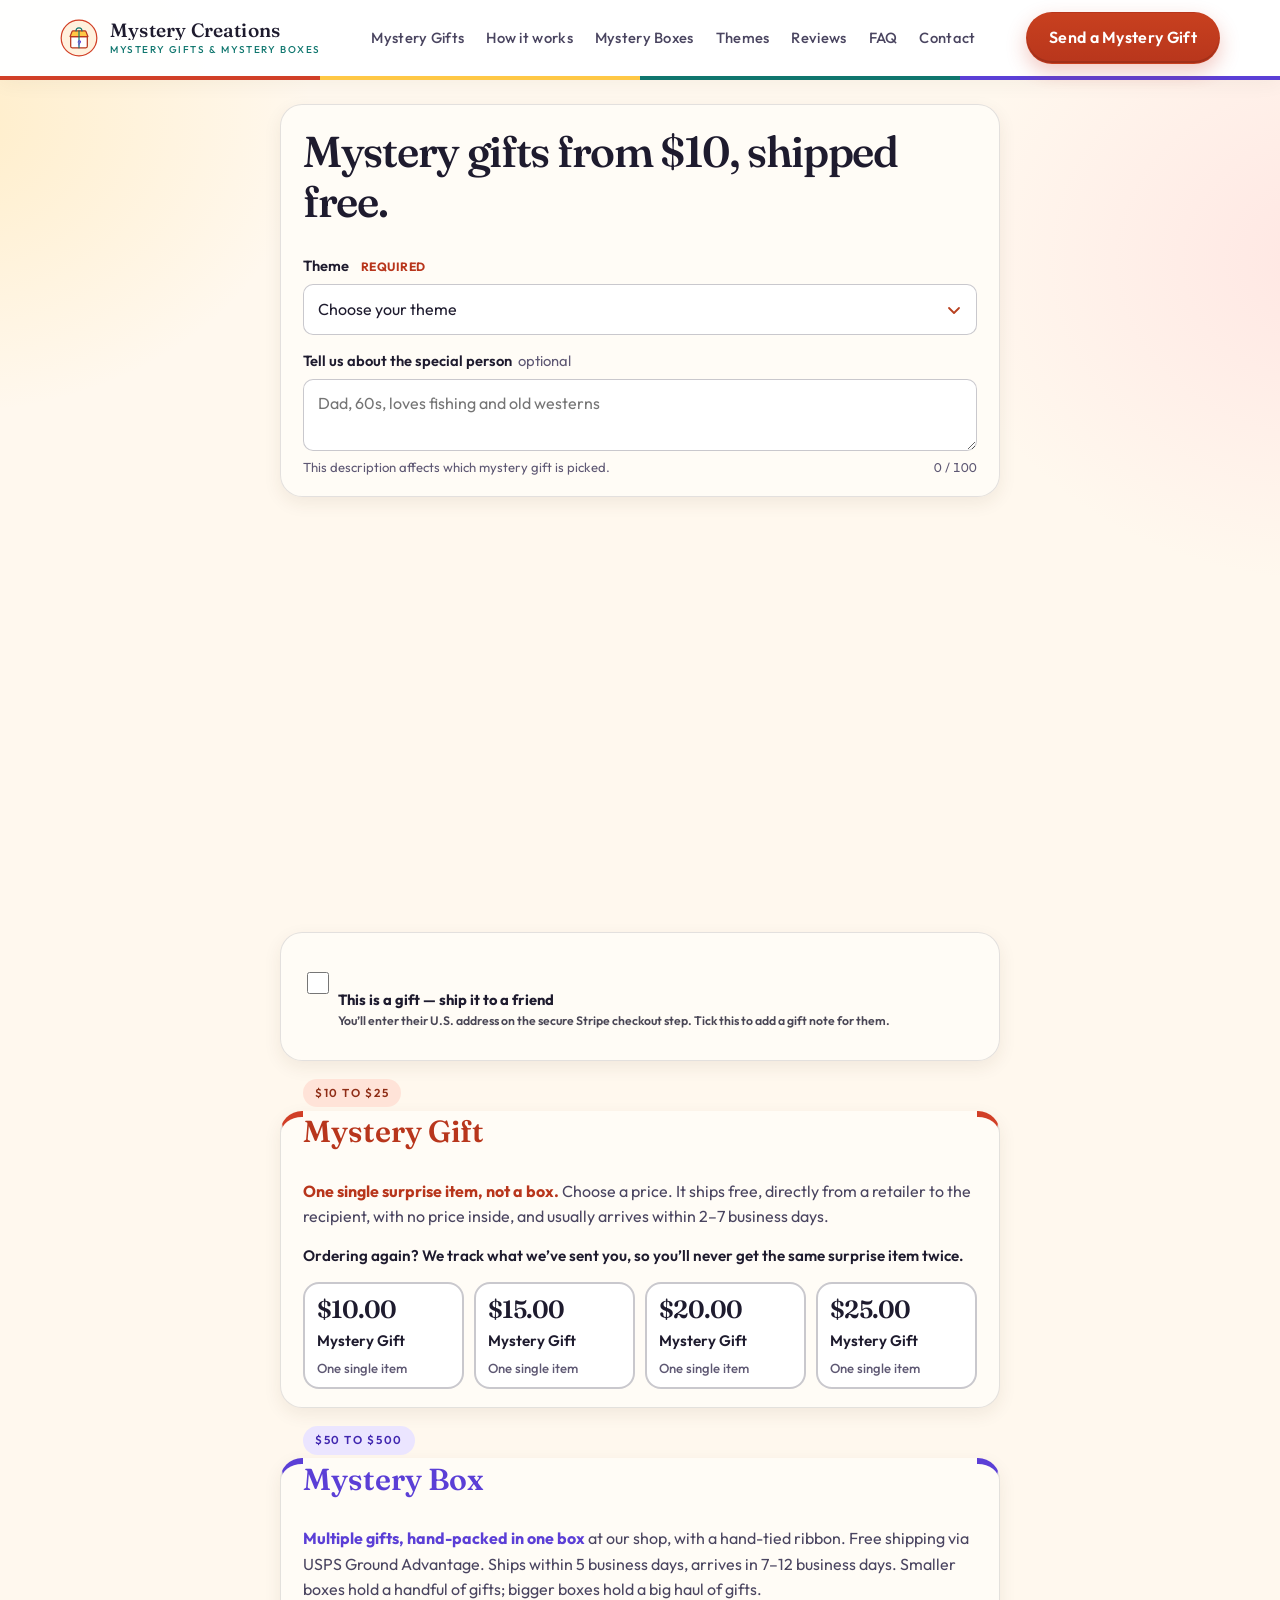
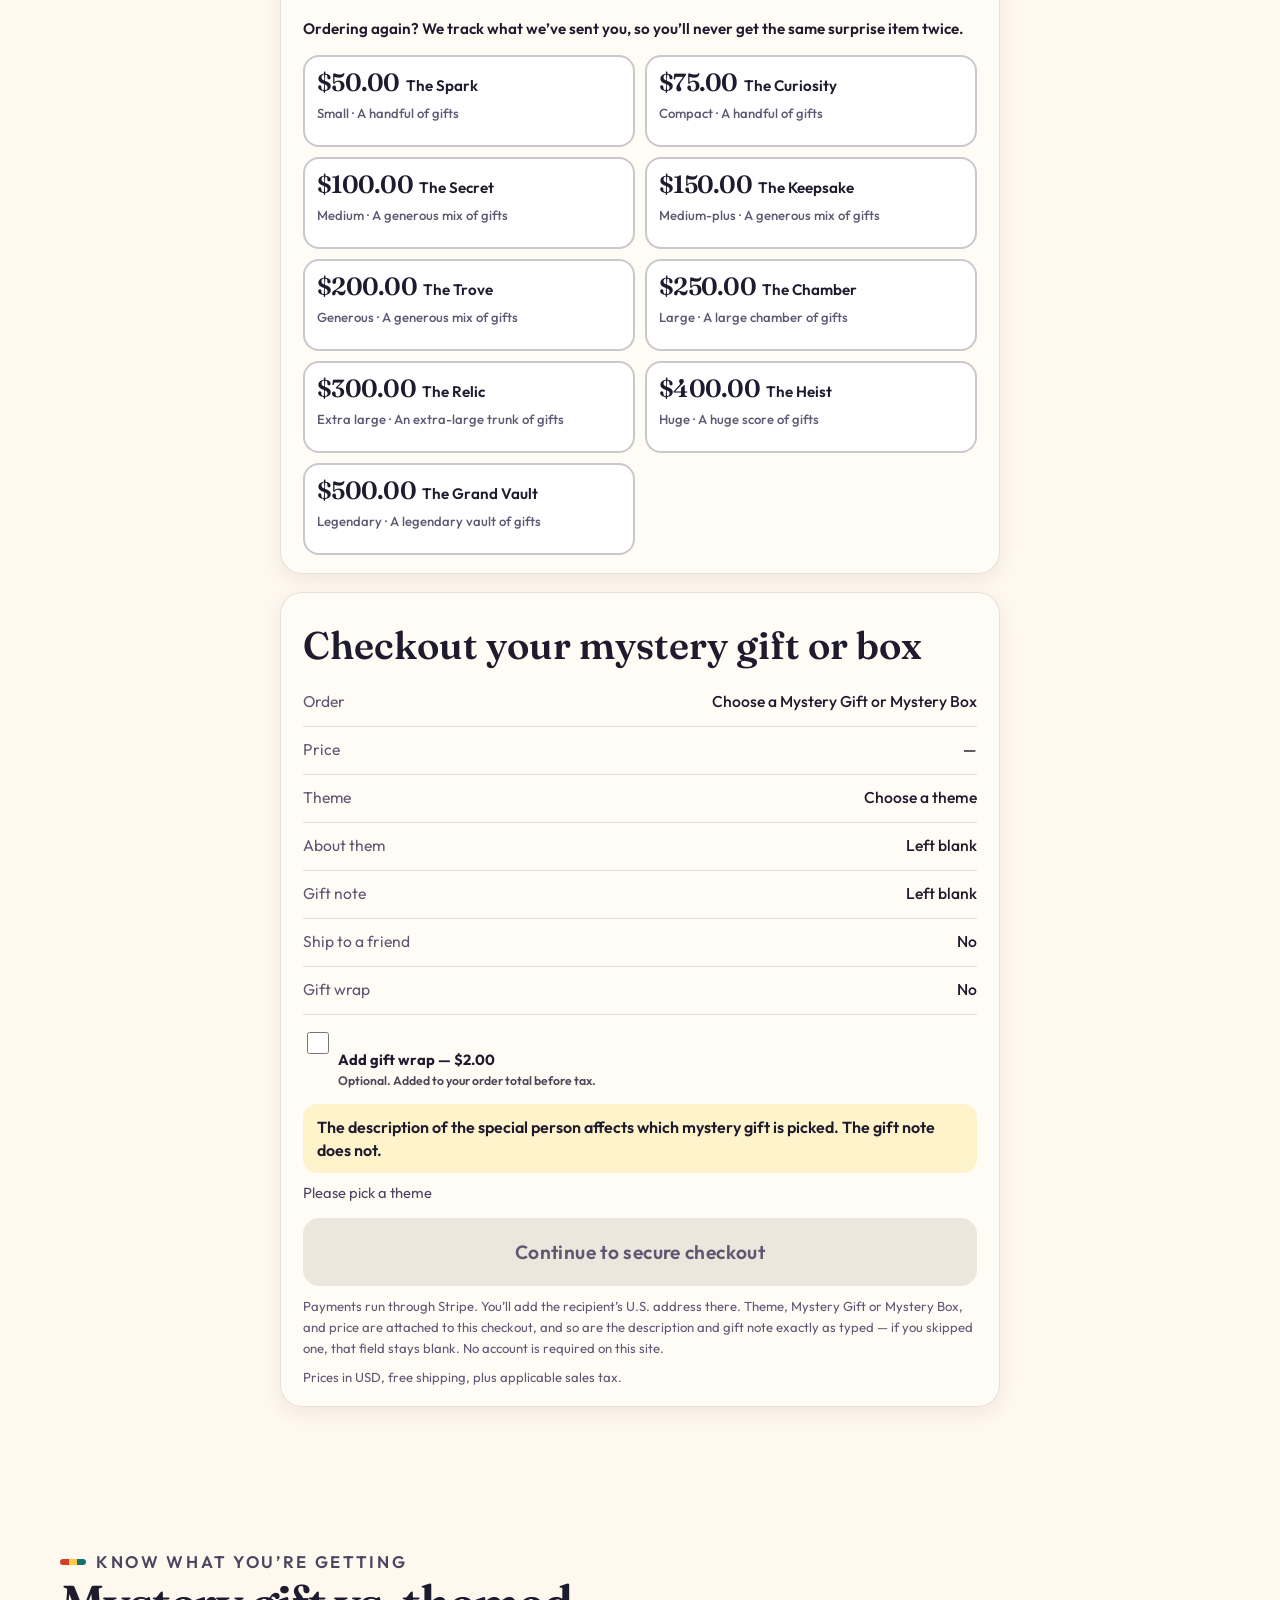
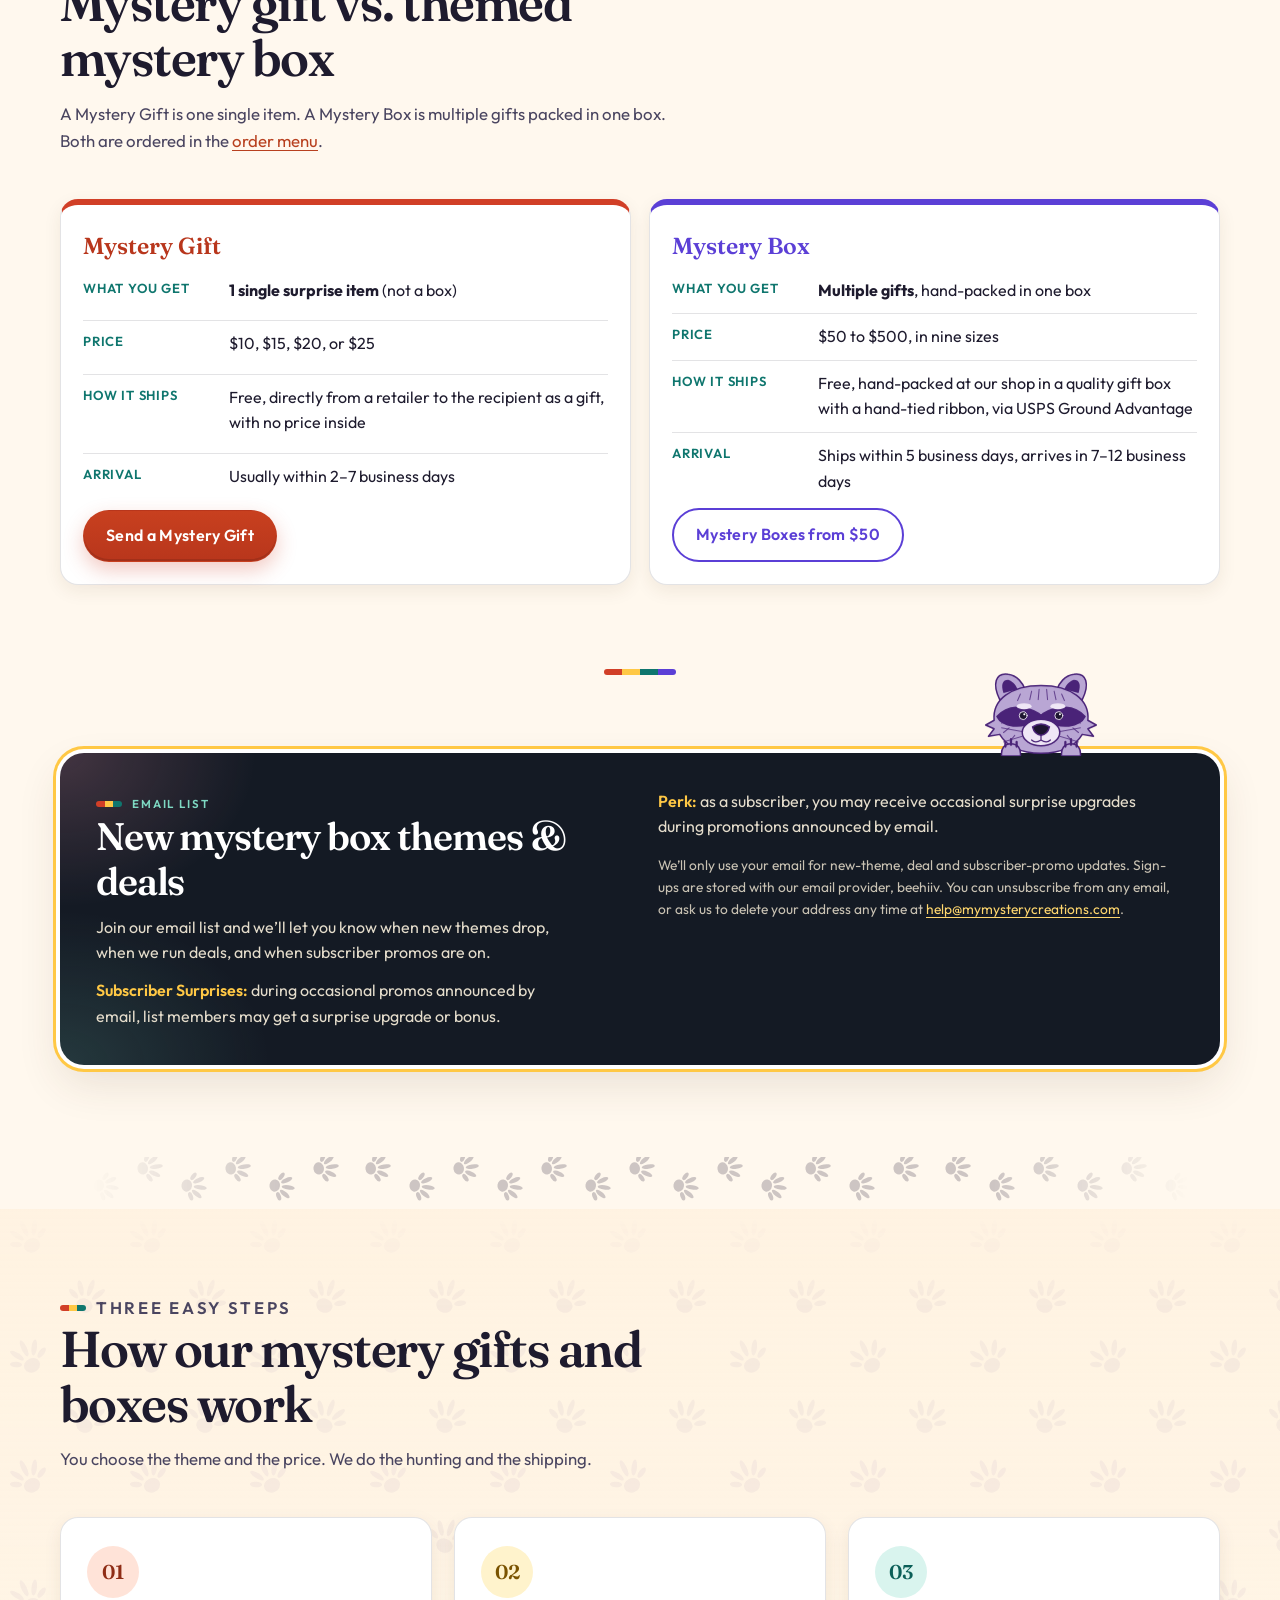
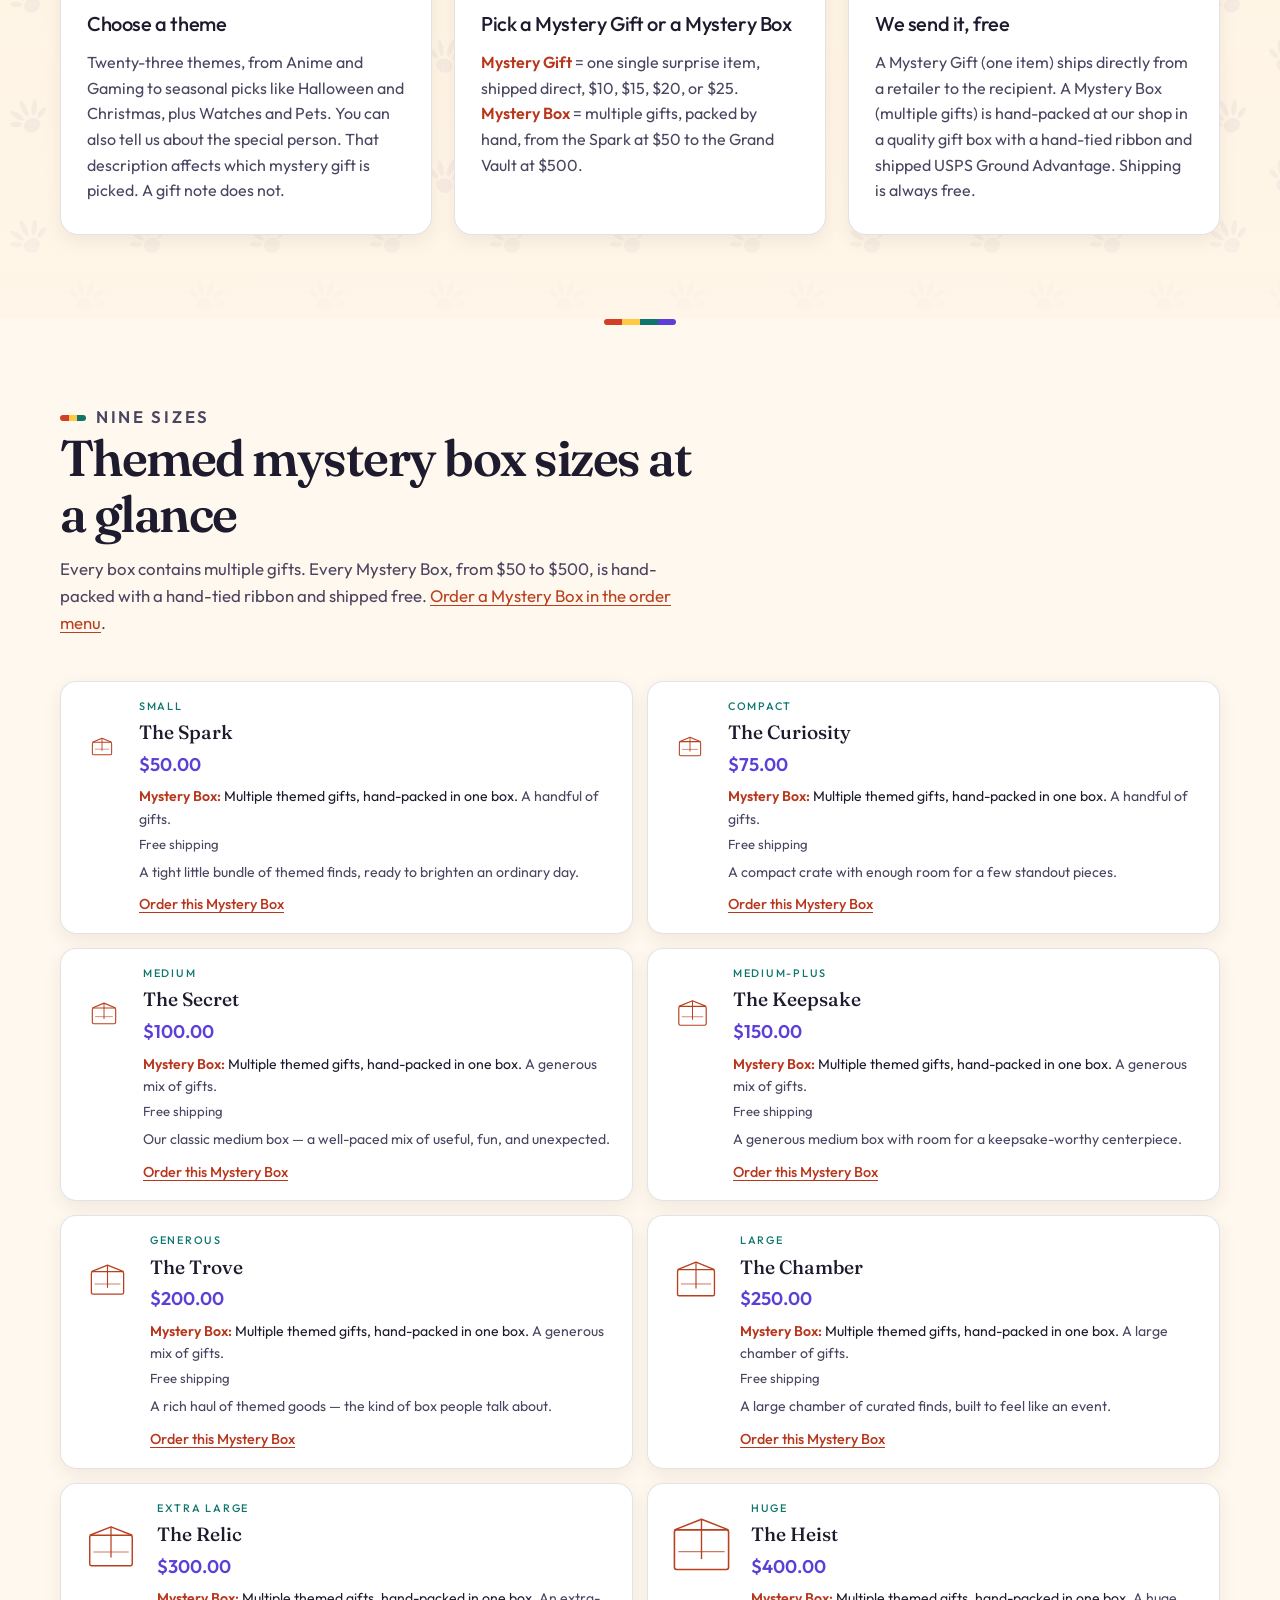
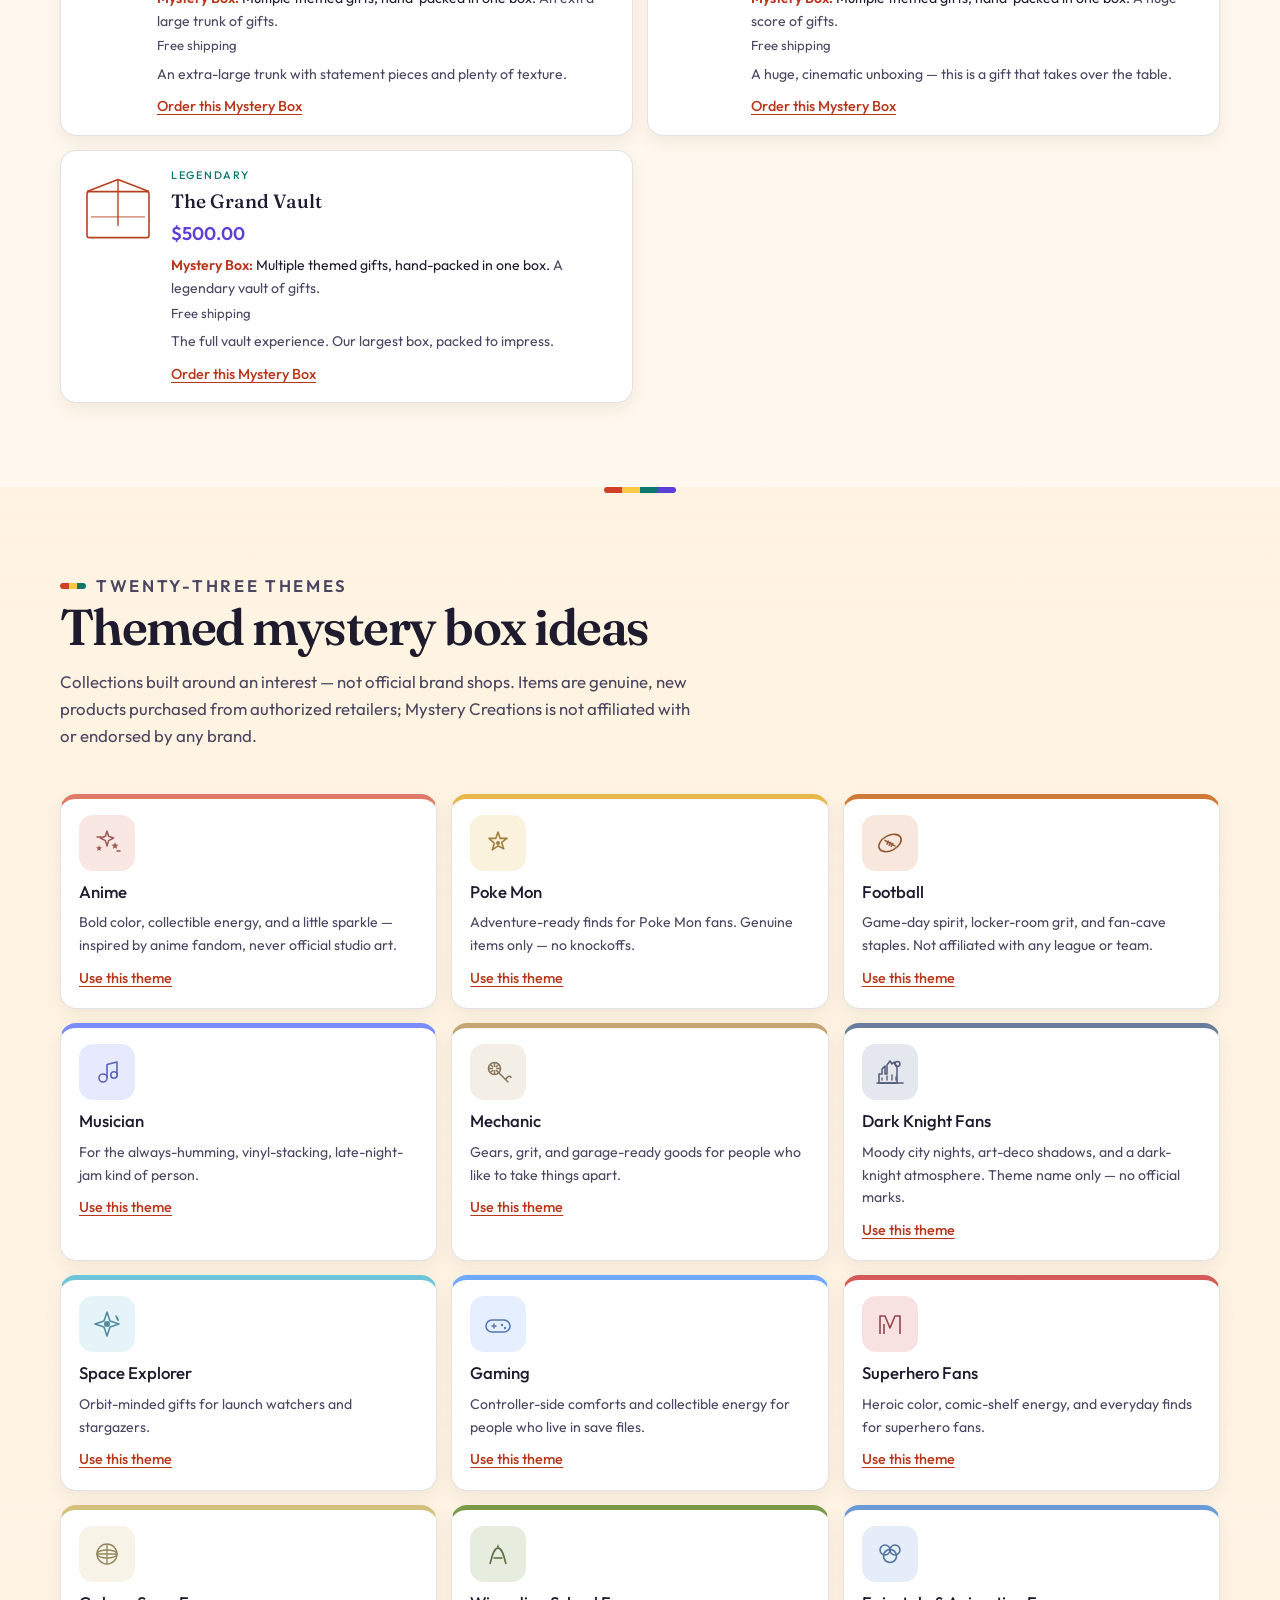
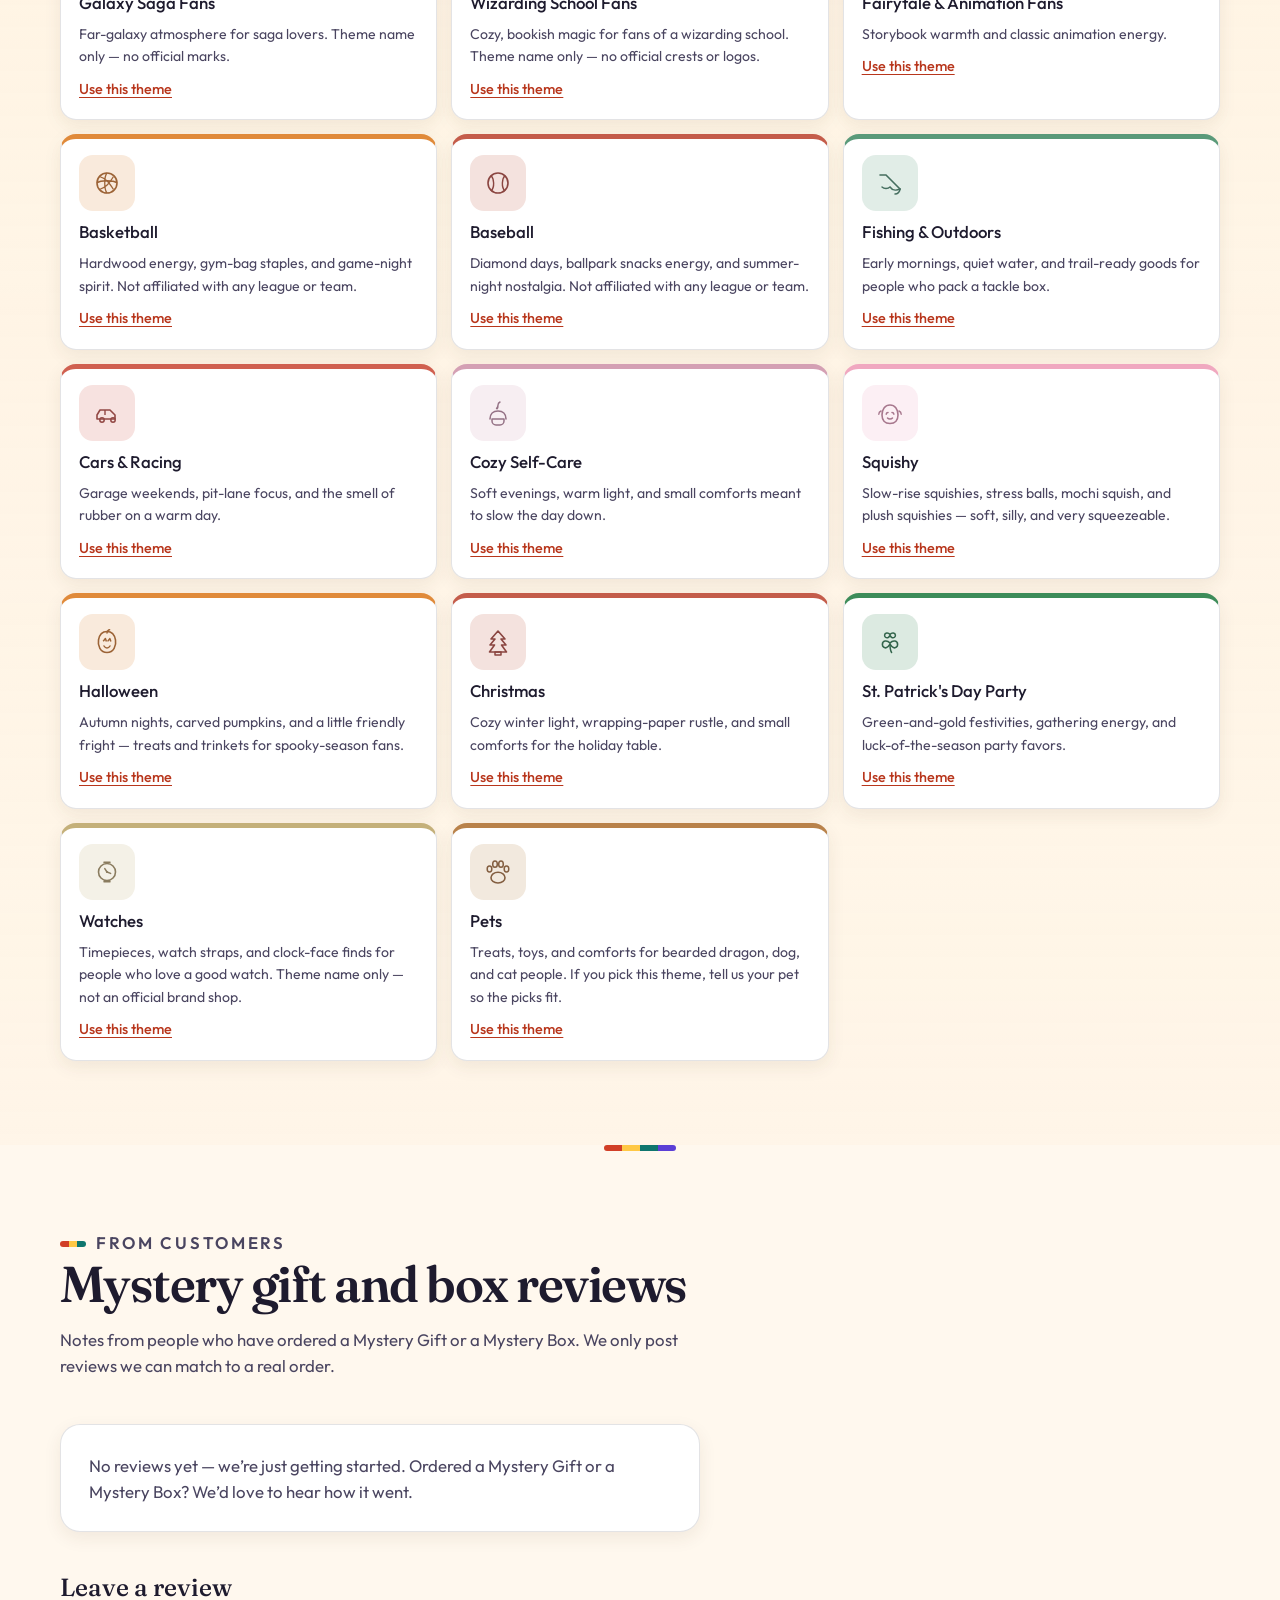
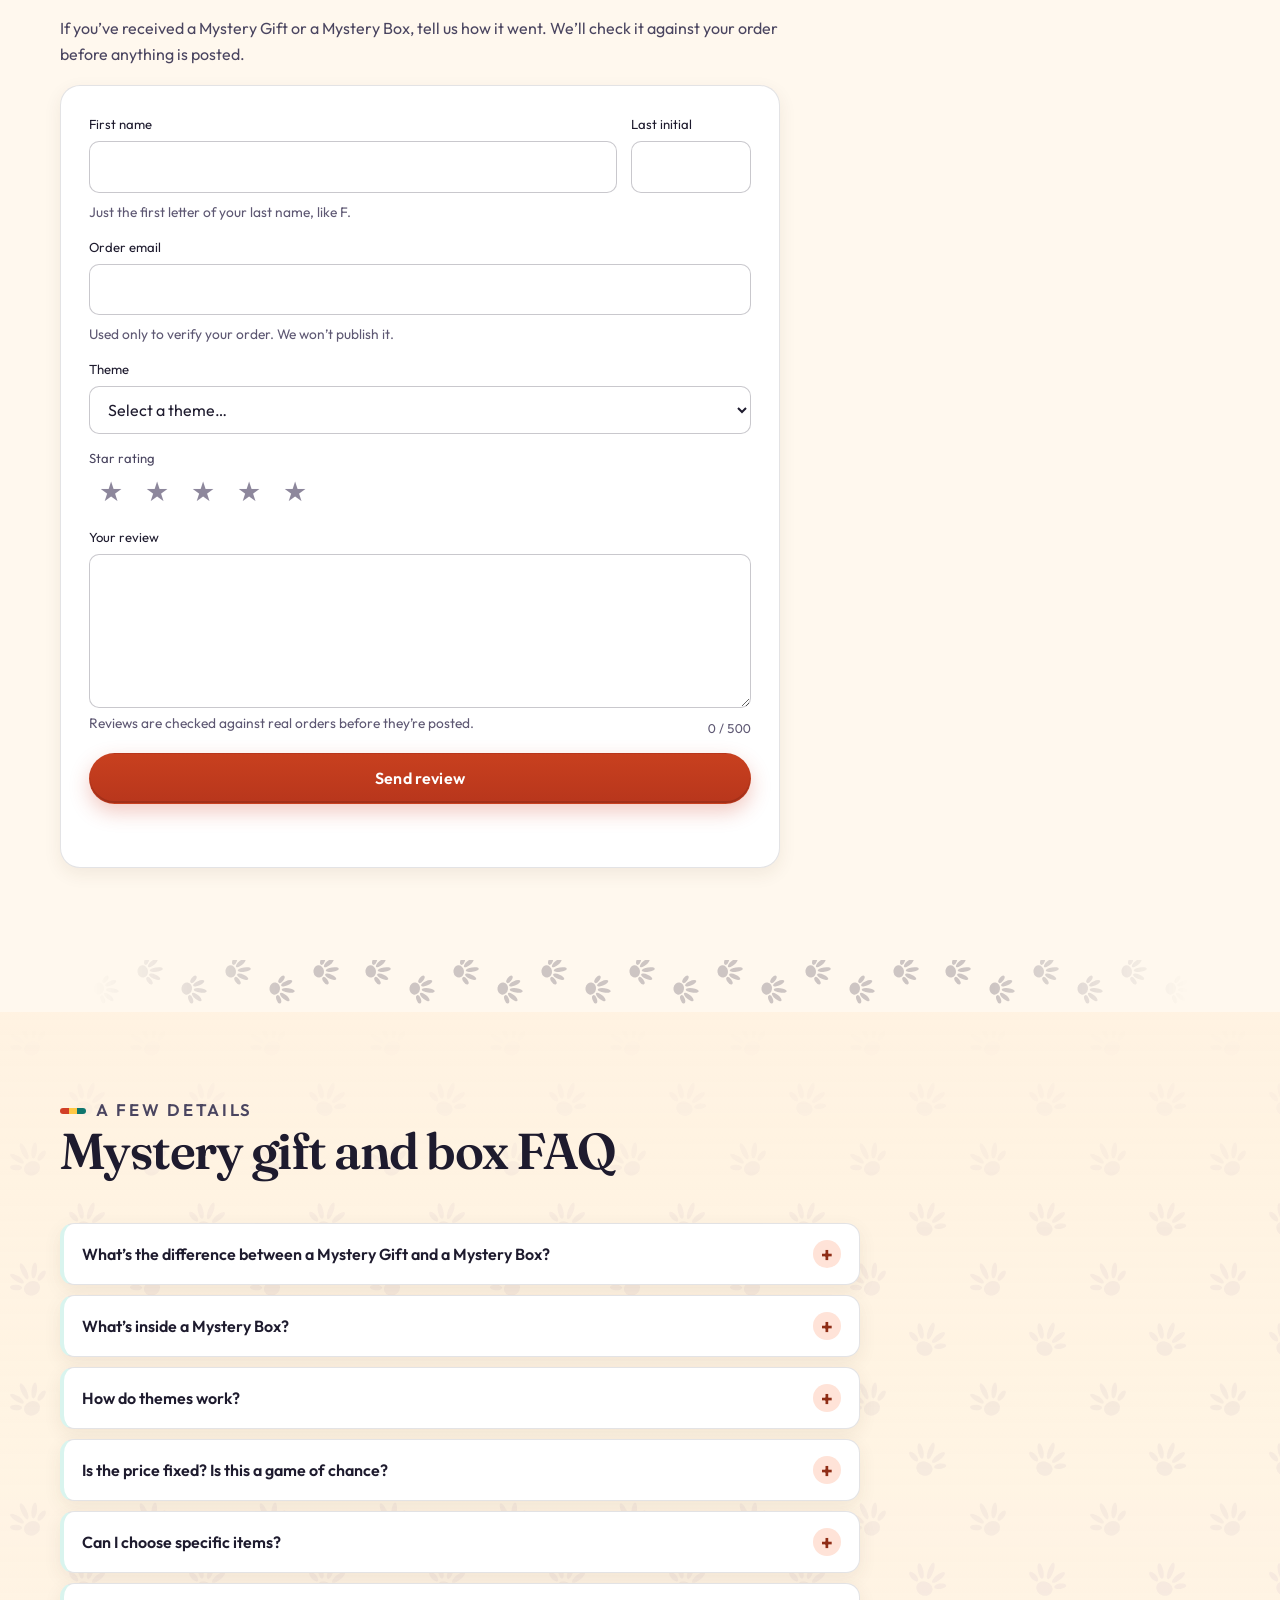
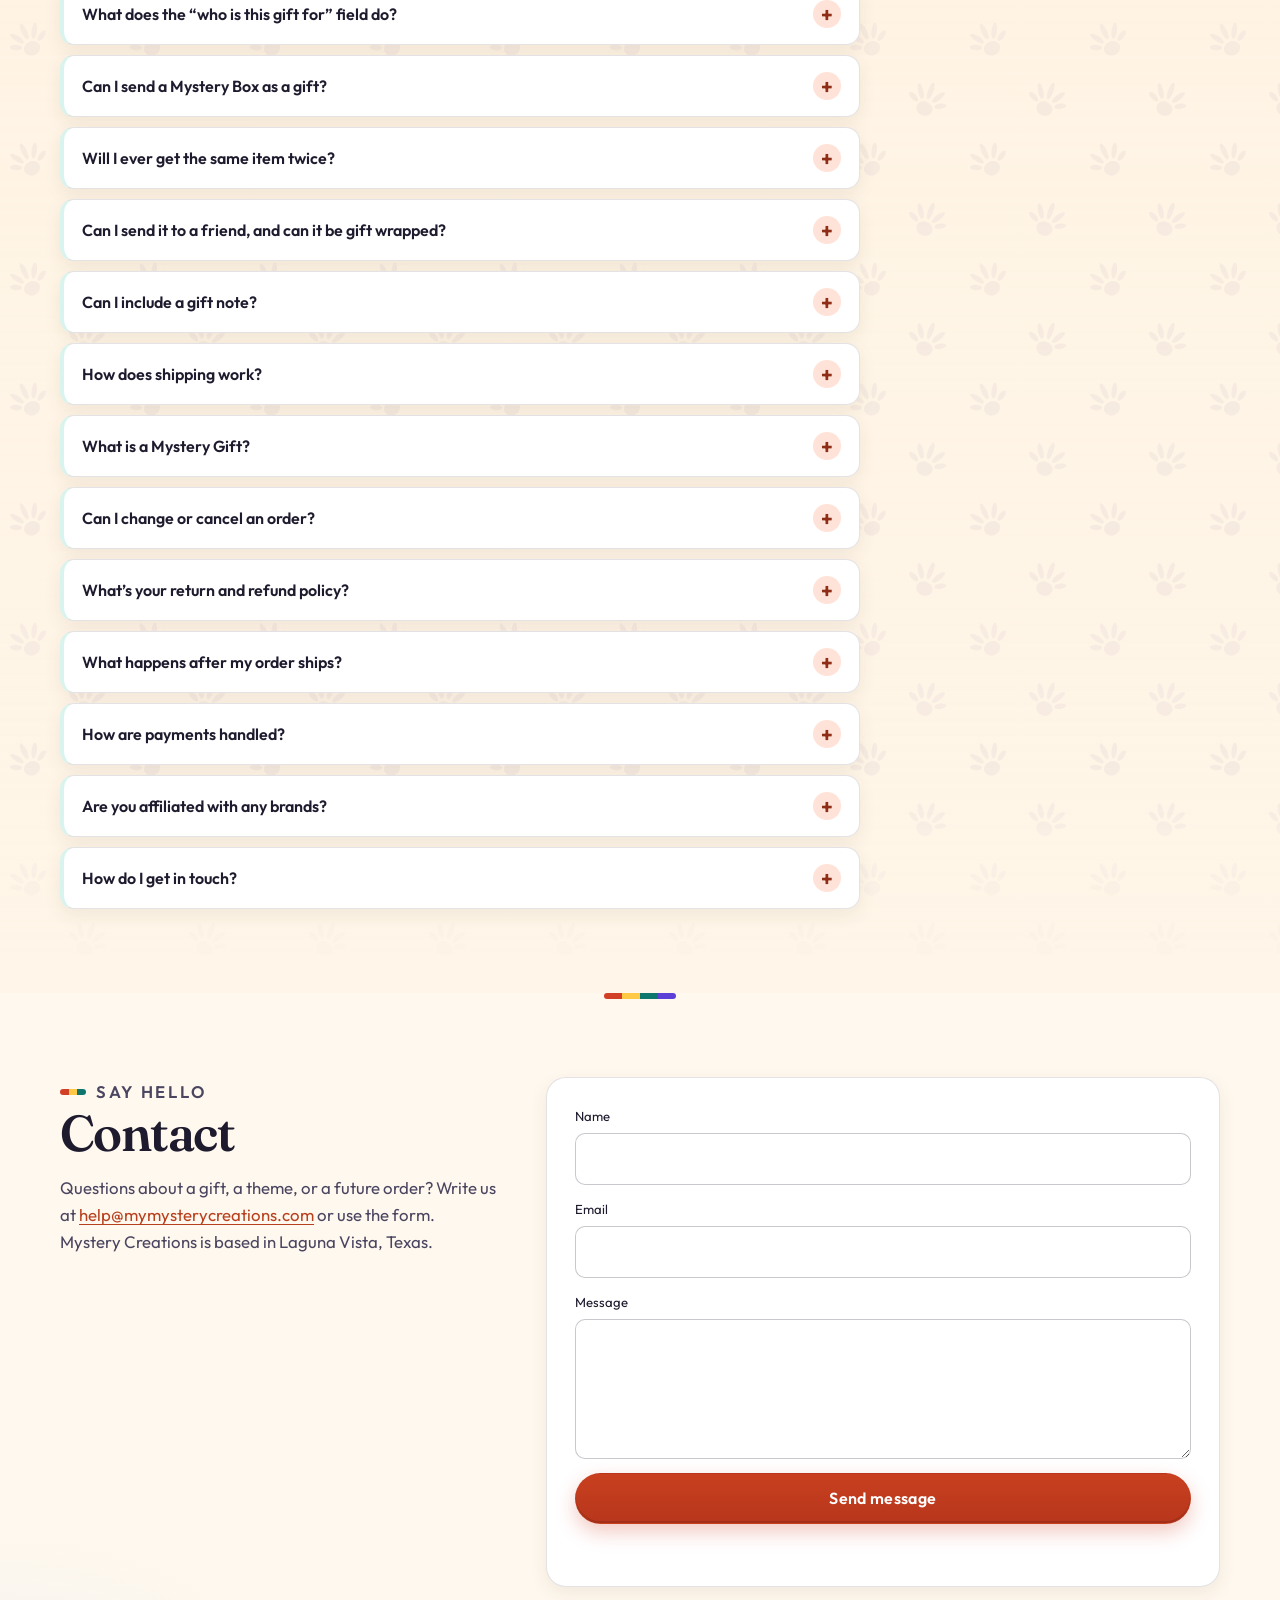
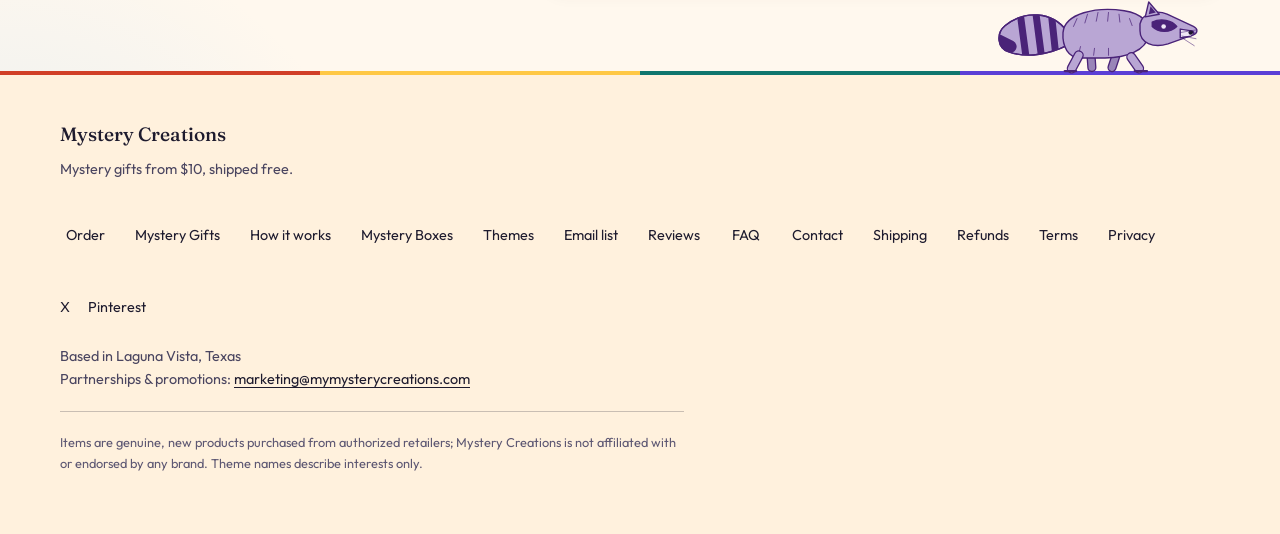
<file: index.html>
<!DOCTYPE html>
<html lang="en" data-page-title="{name} — Mystery Gifts &amp; Themed Mystery Boxes">
<head>
  <meta charset="utf-8">
  <meta name="viewport" content="width=device-width, initial-scale=1, viewport-fit=cover">
  <meta name="theme-color" content="#fff8ee">
  <meta name="color-scheme" content="light">
  <meta name="apple-mobile-web-app-capable" content="yes">
  <meta name="apple-mobile-web-app-status-bar-style" content="default">
  <link rel="apple-touch-icon" href="img/apple-touch-icon.png">
  <link rel="canonical" href="https://mymysterycreations.com/">
  <title>Mystery Creations — Mystery Gifts &amp; Themed Mystery Boxes</title>
  <meta name="description" content="Mystery gifts from $10 and themed mystery boxes from $50 to $500. Free shipping, matched to a theme, sent to the recipient with no price inside.">
  <meta property="og:type" content="website">
  <meta property="og:site_name" content="Mystery Creations">
  <meta property="og:title" content="Mystery Creations — Mystery Gifts &amp; Themed Mystery Boxes">
  <meta property="og:description" content="Mystery gifts from $10 and themed mystery boxes from $50 to $500. Free shipping, matched to a theme, sent to the recipient with no price inside.">
  <meta property="og:url" content="https://mymysterycreations.com/">
  <meta property="og:image" content="https://mymysterycreations.com/img/og-image.png">
  <meta property="og:image:width" content="1200">
  <meta property="og:image:height" content="630">
  <meta property="og:image:alt" content="Mystery Creations — Mystery gifts from $10, free shipping">
  <meta name="twitter:card" content="summary_large_image">
  <meta name="twitter:site" content="@BeckyWithTheBox">
  <meta property="og:locale" content="en_US">
  <meta name="twitter:title" content="Mystery Creations — Mystery Gifts &amp; Themed Mystery Boxes">
  <meta name="twitter:description" content="Mystery gifts from $10 and themed mystery boxes from $50 to $500. Free shipping, matched to a theme, sent to the recipient with no price inside.">
  <meta name="twitter:image" content="https://mymysterycreations.com/img/og-image.png">
  <meta name="p:domain_verify" content="3d99e6885bec0b0fa13d048368ad25af"/>
  <link rel="icon" type="image/svg+xml" href="img/favicon.svg">
  <link rel="preconnect" href="https://fonts.googleapis.com">
  <link rel="preconnect" href="https://fonts.gstatic.com" crossorigin>
  <link href="https://fonts.googleapis.com/css2?family=Fraunces:ital,opsz,wght@0,9..144,400;0,9..144,500;0,9..144,600;1,9..144,450;1,9..144,500&family=Outfit:wght@300;400;500;600&display=swap" rel="stylesheet">
  <link rel="stylesheet" href="css/styles.css">
  <script src="js/config.js"></script>
  <script src="js/links.js"></script>
  <script src="js/reviews.js"></script>
  <script>
    (function () {
      var n = (window.STORE_CONFIG && STORE_CONFIG.name) || "Mystery Creations";
      document.title = n + " — Mystery Gifts & Themed Mystery Boxes";
    })();
  </script>
  <script type="application/ld+json">
{
  "@context": "https://schema.org",
  "@graph": [
    {
      "@type": [
        "Organization",
        "OnlineStore"
      ],
      "@id": "https://mymysterycreations.com/#store",
      "name": "Mystery Creations",
      "url": "https://mymysterycreations.com/",
      "email": "help@mymysterycreations.com",
      "image": "https://mymysterycreations.com/img/og-image.png",
      "logo": "https://mymysterycreations.com/img/apple-touch-icon.png",
      "description": "Mystery gifts from $10 and themed mystery boxes from $50 to $500. Free shipping, matched to a theme, sent to the recipient with no price inside.",
      "sameAs": [
        "https://www.pinterest.com/mymysterycreations/",
        "https://x.com/BeckyWithTheBox"
      ],
      "address": {
        "@type": "PostalAddress",
        "addressLocality": "Laguna Vista",
        "addressRegion": "TX",
        "addressCountry": "US"
      }
    },
    {
      "@type": "FAQPage",
      "@id": "https://mymysterycreations.com/#faq-page",
      "url": "https://mymysterycreations.com/#faq",
      "mainEntity": [
        {
          "@type": "Question",
          "name": "What’s the difference between a Mystery Gift and a Mystery Box?",
          "acceptedAnswer": {
            "@type": "Answer",
            "text": "A Mystery Gift is one single surprise item, not a box. It costs $10, $15, $20, or $25, ships free and directly from a retailer to the recipient as a gift with no price inside, and usually arrives within 2–7 business days. A Mystery Box contains multiple themed gifts, hand-packed in one box at our shop with a hand-tied ribbon. It costs $50 to $500, ships free via USPS Ground Advantage, ships within 5 business days, and arrives in 7–12 business days. If you want more than one item, choose a Mystery Box."
          }
        },
        {
          "@type": "Question",
          "name": "What’s inside a Mystery Box?",
          "acceptedAnswer": {
            "@type": "Answer",
            "text": "Multiple gifts. Every Mystery Box contains multiple themed gifts, chosen for the size and theme you pick and hand-packed in one box. Smaller boxes hold a handful of gifts; bigger boxes hold a big haul of gifts. Contents are a surprise and change from order to order. Photos and theme descriptions illustrate a mood; they don’t guarantee specific products, brands, or exact item counts. Each box contains only new, genuine items purchased from authorized retailers. We don’t publish packing lists in advance; that’s the fun of it."
          }
        },
        {
          "@type": "Question",
          "name": "How do themes work?",
          "acceptedAnswer": {
            "@type": "Answer",
            "text": "You choose a theme from the list when you build your box, and we select items that fit that interest. Theme names describe a mood or hobby — they are not official brand shops, and Mystery Creations is not affiliated with or endorsed by any brand. Items are genuine, new products purchased from authorized retailers."
          }
        },
        {
          "@type": "Question",
          "name": "Is the price fixed? Is this a game of chance?",
          "acceptedAnswer": {
            "@type": "Answer",
            "text": "Every Mystery Box and every Mystery Gift is a fixed price for the size or price and theme you choose. What you pay is what you get: a curated themed gift. Applicable sales tax is added at checkout where it applies. There are no random prizes, odds, chances, rarity tiers, sweepstakes, or resale, trade-in, or buyback programs."
          }
        },
        {
          "@type": "Question",
          "name": "Will I ever get the same item twice?",
          "acceptedAnswer": {
            "@type": "Answer",
            "text": "No. Ordering again? We track what we’ve sent you, so you’ll never get the same surprise item twice. We match on the email address you order with, so please use the same email each time."
          }
        },
        {
          "@type": "Question",
          "name": "Can I send it to a friend, and can it be gift wrapped?",
          "acceptedAnswer": {
            "@type": "Answer",
            "text": "Yes. Tick the gift option in the order menu, add an optional note, and enter your friend’s U.S. address on the secure Stripe checkout step. You can also add optional gift wrap for $2.00. Gift orders ship with no price inside."
          }
        },
        {
          "@type": "Question",
          "name": "Can I choose specific items?",
          "acceptedAnswer": {
            "@type": "Answer",
            "text": "No — every Mystery Gift and Mystery Box is a surprise. You choose the price or box size and the theme, and we do the rest. If you have an allergy or restriction, write us on the contact form and we’ll do our best to accommodate."
          }
        },
        {
          "@type": "Question",
          "name": "What does the “who is this gift for” field do?",
          "acceptedAnswer": {
            "@type": "Answer",
            "text": "You can optionally describe the special person this is for. That description affects which mystery gift is picked. It is not a promise of a specific brand or item, and we can’t guarantee every request. The gift note is separate: it is a message for them and does not affect which gift is picked. If you leave either one blank, it stays blank."
          }
        },
        {
          "@type": "Question",
          "name": "Can I send a Mystery Box as a gift?",
          "acceptedAnswer": {
            "@type": "Answer",
            "text": "Yes. At checkout, enter the recipient’s U.S. shipping address so the Mystery Box goes to them. You can add an optional gift note (up to 100 characters) to tuck in the box, and optionally tell us a little about who it’s for so we can use that as a guide when we pack it."
          }
        },
        {
          "@type": "Question",
          "name": "Can I include a gift note?",
          "acceptedAnswer": {
            "@type": "Answer",
            "text": "Yes. You can add an optional gift note (up to 100 characters). The gift note does not affect which mystery gift is picked — the description of the special person does. For a Mystery Box, we tuck the note in the box. For a Mystery Gift, we pass it to the retailer that ships the item and it is included when the retailer supports gift messages. If you leave the note blank, it stays blank."
          }
        },
        {
          "@type": "Question",
          "name": "How does shipping work?",
          "acceptedAnswer": {
            "@type": "Answer",
            "text": "Shipping is free on every order, within the United States only. Mystery Gifts (one single item) ship directly from a retailer to the recipient as a gift, with no price inside, and a gift usually arrives within 2–7 business days. Mystery Boxes (multiple gifts) are hand-packed at our shop in a quality gift box with a hand-tied ribbon and shipped via USPS Ground Advantage. Ships within 5 business days, arrives in 7–12 business days. Tracking is emailed to you when the box is on its way. Please enter a complete, accurate U.S. shipping address at checkout. Full details are in our shipping terms."
          }
        },
        {
          "@type": "Question",
          "name": "What is a Mystery Gift?",
          "acceptedAnswer": {
            "@type": "Answer",
            "text": "A Mystery Gift is one single surprise item, not a box, matched to the theme you pick, at $10, $15, $20, or $25. It ships directly from a retailer to the recipient as a gift, with no price inside, and gift wrap when available. Shipping is free, and it usually arrives within 2–7 business days. A Mystery Gift is a single item, not a Mystery Box. Want multiple gifts? Choose a Mystery Box from $50."
          }
        },
        {
          "@type": "Question",
          "name": "Can I change or cancel an order?",
          "acceptedAnswer": {
            "@type": "Answer",
            "text": "You may cancel for a full refund any time before your order ships. To cancel, email help@mymysterycreations.com from the address you ordered with and say cancel. Mystery Gifts are ordered from the retailer quickly, so write us right away. Once an order has shipped, it can no longer be cancelled, and all sales are final."
          }
        },
        {
          "@type": "Question",
          "name": "What’s your return and refund policy?",
          "acceptedAnswer": {
            "@type": "Answer",
            "text": "Because every Mystery Gift and Mystery Box is a surprise, there are no returns or exchanges. You may cancel for a full refund any time before your order ships. To cancel, email help@mymysterycreations.com from the address you ordered with and say cancel. Once an order has shipped, it can no longer be cancelled, and all sales are final. We’ll email tracking as soon as it ships. Refunds for cancelled orders go back to the original payment method. The full policy is in our refund terms."
          }
        },
        {
          "@type": "Question",
          "name": "What happens after my order ships?",
          "acceptedAnswer": {
            "@type": "Answer",
            "text": "Once an order has shipped, it can no longer be cancelled, and all sales are final. Because every Mystery Gift and Mystery Box is a surprise, there are no returns or exchanges. We’ll email tracking as soon as it ships."
          }
        },
        {
          "@type": "Question",
          "name": "How are payments handled?",
          "acceptedAnswer": {
            "@type": "Answer",
            "text": "Payments are processed securely by Stripe. We never see or store your card number. You’ll pay the fixed price for the box or gift you chose, plus applicable sales tax at checkout where it applies, and shipping is always free. After payment, Stripe emails a receipt, and you’ll return to our thank-you page."
          }
        },
        {
          "@type": "Question",
          "name": "Are you affiliated with any brands?",
          "acceptedAnswer": {
            "@type": "Answer",
            "text": "No. Theme names describe interests only. Items are genuine, new products purchased from authorized retailers; Mystery Creations is not affiliated with or endorsed by any brand."
          }
        },
        {
          "@type": "Question",
          "name": "How do I get in touch?",
          "acceptedAnswer": {
            "@type": "Answer",
            "text": "Write us at help@mymysterycreations.com or use the contact form on this page. We also use that address for questions about an order, a return, or a review. We’re based in Laguna Vista, Texas."
          }
        }
      ]
    },
    {
      "@type": "Product",
      "@id": "https://mymysterycreations.com/#mystery-gift",
      "name": "Single-item Mystery Gift",
      "description": "Mystery Gift: one single surprise item (not a box), matched to your chosen theme, shipped directly from a retailer to the recipient as a gift with no price inside. Free shipping.",
      "brand": {
        "@type": "Brand",
        "name": "Mystery Creations"
      },
      "image": "https://mymysterycreations.com/img/og-image.png",
      "url": "https://mymysterycreations.com/#gifts",
      "sku": "mystery-gift",
      "offers": [
        {
          "@type": "Offer",
          "sku": "gift-10",
          "name": "$10 Single-item Mystery Gift (one item)",
          "url": "https://mymysterycreations.com/#gifts",
          "priceCurrency": "USD",
          "price": "10",
          "availability": "https://schema.org/InStock",
          "shippingDetails": {
            "@type": "OfferShippingDetails",
            "shippingRate": {
              "@type": "MonetaryAmount",
              "value": "0",
              "currency": "USD"
            },
            "shippingDestination": {
              "@type": "DefinedRegion",
              "addressCountry": "US"
            }
          }
        },
        {
          "@type": "Offer",
          "sku": "gift-15",
          "name": "$15 Single-item Mystery Gift (one item)",
          "url": "https://mymysterycreations.com/#gifts",
          "priceCurrency": "USD",
          "price": "15",
          "availability": "https://schema.org/InStock",
          "shippingDetails": {
            "@type": "OfferShippingDetails",
            "shippingRate": {
              "@type": "MonetaryAmount",
              "value": "0",
              "currency": "USD"
            },
            "shippingDestination": {
              "@type": "DefinedRegion",
              "addressCountry": "US"
            }
          }
        },
        {
          "@type": "Offer",
          "sku": "gift-20",
          "name": "$20 Single-item Mystery Gift (one item)",
          "url": "https://mymysterycreations.com/#gifts",
          "priceCurrency": "USD",
          "price": "20",
          "availability": "https://schema.org/InStock",
          "shippingDetails": {
            "@type": "OfferShippingDetails",
            "shippingRate": {
              "@type": "MonetaryAmount",
              "value": "0",
              "currency": "USD"
            },
            "shippingDestination": {
              "@type": "DefinedRegion",
              "addressCountry": "US"
            }
          }
        },
        {
          "@type": "Offer",
          "sku": "gift-25",
          "name": "$25 Single-item Mystery Gift (one item)",
          "url": "https://mymysterycreations.com/#gifts",
          "priceCurrency": "USD",
          "price": "25",
          "availability": "https://schema.org/InStock",
          "shippingDetails": {
            "@type": "OfferShippingDetails",
            "shippingRate": {
              "@type": "MonetaryAmount",
              "value": "0",
              "currency": "USD"
            },
            "shippingDestination": {
              "@type": "DefinedRegion",
              "addressCountry": "US"
            }
          }
        }
      ]
    },
    {
      "@type": "Product",
      "@id": "https://mymysterycreations.com/#box-spark",
      "name": "The Spark Mystery Box",
      "description": "Mystery Box: multiple themed gifts, hand-packed in one box. A handful of gifts. A tight little bundle of themed finds, ready to brighten an ordinary day. Hand-tied ribbon; free shipping.",
      "brand": {
        "@type": "Brand",
        "name": "Mystery Creations"
      },
      "image": "https://mymysterycreations.com/img/og-image.png",
      "url": "https://mymysterycreations.com/#box-order",
      "sku": "spark",
      "offers": {
        "@type": "Offer",
        "url": "https://mymysterycreations.com/#box-order",
        "priceCurrency": "USD",
        "price": "50",
        "availability": "https://schema.org/InStock",
        "shippingDetails": {
          "@type": "OfferShippingDetails",
          "shippingRate": {
            "@type": "MonetaryAmount",
            "value": "0",
            "currency": "USD"
          },
          "shippingDestination": {
            "@type": "DefinedRegion",
            "addressCountry": "US"
          }
        }
      }
    },
    {
      "@type": "Product",
      "@id": "https://mymysterycreations.com/#box-curiosity",
      "name": "The Curiosity Mystery Box",
      "description": "Mystery Box: multiple themed gifts, hand-packed in one box. A handful of gifts. A compact crate with enough room for a few standout pieces. Hand-tied ribbon; free shipping.",
      "brand": {
        "@type": "Brand",
        "name": "Mystery Creations"
      },
      "image": "https://mymysterycreations.com/img/og-image.png",
      "url": "https://mymysterycreations.com/#box-order",
      "sku": "curiosity",
      "offers": {
        "@type": "Offer",
        "url": "https://mymysterycreations.com/#box-order",
        "priceCurrency": "USD",
        "price": "75",
        "availability": "https://schema.org/InStock",
        "shippingDetails": {
          "@type": "OfferShippingDetails",
          "shippingRate": {
            "@type": "MonetaryAmount",
            "value": "0",
            "currency": "USD"
          },
          "shippingDestination": {
            "@type": "DefinedRegion",
            "addressCountry": "US"
          }
        }
      }
    },
    {
      "@type": "Product",
      "@id": "https://mymysterycreations.com/#box-secret",
      "name": "The Secret Mystery Box",
      "description": "Mystery Box: multiple themed gifts, hand-packed in one box. A generous mix of gifts. Our classic medium box — a well-paced mix of useful, fun, and unexpected. Hand-tied ribbon; free shipping.",
      "brand": {
        "@type": "Brand",
        "name": "Mystery Creations"
      },
      "image": "https://mymysterycreations.com/img/og-image.png",
      "url": "https://mymysterycreations.com/#box-order",
      "sku": "secret",
      "offers": {
        "@type": "Offer",
        "url": "https://mymysterycreations.com/#box-order",
        "priceCurrency": "USD",
        "price": "100",
        "availability": "https://schema.org/InStock",
        "shippingDetails": {
          "@type": "OfferShippingDetails",
          "shippingRate": {
            "@type": "MonetaryAmount",
            "value": "0",
            "currency": "USD"
          },
          "shippingDestination": {
            "@type": "DefinedRegion",
            "addressCountry": "US"
          }
        }
      }
    },
    {
      "@type": "Product",
      "@id": "https://mymysterycreations.com/#box-keepsake",
      "name": "The Keepsake Mystery Box",
      "description": "Mystery Box: multiple themed gifts, hand-packed in one box. A generous mix of gifts. A generous medium box with room for a keepsake-worthy centerpiece. Hand-tied ribbon; free shipping.",
      "brand": {
        "@type": "Brand",
        "name": "Mystery Creations"
      },
      "image": "https://mymysterycreations.com/img/og-image.png",
      "url": "https://mymysterycreations.com/#box-order",
      "sku": "keepsake",
      "offers": {
        "@type": "Offer",
        "url": "https://mymysterycreations.com/#box-order",
        "priceCurrency": "USD",
        "price": "150",
        "availability": "https://schema.org/InStock",
        "shippingDetails": {
          "@type": "OfferShippingDetails",
          "shippingRate": {
            "@type": "MonetaryAmount",
            "value": "0",
            "currency": "USD"
          },
          "shippingDestination": {
            "@type": "DefinedRegion",
            "addressCountry": "US"
          }
        }
      }
    },
    {
      "@type": "Product",
      "@id": "https://mymysterycreations.com/#box-trove",
      "name": "The Trove Mystery Box",
      "description": "Mystery Box: multiple themed gifts, hand-packed in one box. A generous mix of gifts. A rich haul of themed goods — the kind of box people talk about. Hand-tied ribbon; free shipping.",
      "brand": {
        "@type": "Brand",
        "name": "Mystery Creations"
      },
      "image": "https://mymysterycreations.com/img/og-image.png",
      "url": "https://mymysterycreations.com/#box-order",
      "sku": "trove",
      "offers": {
        "@type": "Offer",
        "url": "https://mymysterycreations.com/#box-order",
        "priceCurrency": "USD",
        "price": "200",
        "availability": "https://schema.org/InStock",
        "shippingDetails": {
          "@type": "OfferShippingDetails",
          "shippingRate": {
            "@type": "MonetaryAmount",
            "value": "0",
            "currency": "USD"
          },
          "shippingDestination": {
            "@type": "DefinedRegion",
            "addressCountry": "US"
          }
        }
      }
    },
    {
      "@type": "Product",
      "@id": "https://mymysterycreations.com/#box-chamber",
      "name": "The Chamber Mystery Box",
      "description": "Mystery Box: multiple themed gifts, hand-packed in one box. A large chamber of gifts. A large chamber of curated finds, built to feel like an event. Hand-tied ribbon; free shipping.",
      "brand": {
        "@type": "Brand",
        "name": "Mystery Creations"
      },
      "image": "https://mymysterycreations.com/img/og-image.png",
      "url": "https://mymysterycreations.com/#box-order",
      "sku": "chamber",
      "offers": {
        "@type": "Offer",
        "url": "https://mymysterycreations.com/#box-order",
        "priceCurrency": "USD",
        "price": "250",
        "availability": "https://schema.org/InStock",
        "shippingDetails": {
          "@type": "OfferShippingDetails",
          "shippingRate": {
            "@type": "MonetaryAmount",
            "value": "0",
            "currency": "USD"
          },
          "shippingDestination": {
            "@type": "DefinedRegion",
            "addressCountry": "US"
          }
        }
      }
    },
    {
      "@type": "Product",
      "@id": "https://mymysterycreations.com/#box-relic",
      "name": "The Relic Mystery Box",
      "description": "Mystery Box: multiple themed gifts, hand-packed in one box. An extra-large trunk of gifts. An extra-large trunk with statement pieces and plenty of texture. Hand-tied ribbon; free shipping.",
      "brand": {
        "@type": "Brand",
        "name": "Mystery Creations"
      },
      "image": "https://mymysterycreations.com/img/og-image.png",
      "url": "https://mymysterycreations.com/#box-order",
      "sku": "relic",
      "offers": {
        "@type": "Offer",
        "url": "https://mymysterycreations.com/#box-order",
        "priceCurrency": "USD",
        "price": "300",
        "availability": "https://schema.org/InStock",
        "shippingDetails": {
          "@type": "OfferShippingDetails",
          "shippingRate": {
            "@type": "MonetaryAmount",
            "value": "0",
            "currency": "USD"
          },
          "shippingDestination": {
            "@type": "DefinedRegion",
            "addressCountry": "US"
          }
        }
      }
    },
    {
      "@type": "Product",
      "@id": "https://mymysterycreations.com/#box-heist",
      "name": "The Heist Mystery Box",
      "description": "Mystery Box: multiple themed gifts, hand-packed in one box. A huge score of gifts. A huge, cinematic unboxing — this is a gift that takes over the table. Hand-tied ribbon; free shipping.",
      "brand": {
        "@type": "Brand",
        "name": "Mystery Creations"
      },
      "image": "https://mymysterycreations.com/img/og-image.png",
      "url": "https://mymysterycreations.com/#box-order",
      "sku": "heist",
      "offers": {
        "@type": "Offer",
        "url": "https://mymysterycreations.com/#box-order",
        "priceCurrency": "USD",
        "price": "400",
        "availability": "https://schema.org/InStock",
        "shippingDetails": {
          "@type": "OfferShippingDetails",
          "shippingRate": {
            "@type": "MonetaryAmount",
            "value": "0",
            "currency": "USD"
          },
          "shippingDestination": {
            "@type": "DefinedRegion",
            "addressCountry": "US"
          }
        }
      }
    },
    {
      "@type": "Product",
      "@id": "https://mymysterycreations.com/#box-grand-vault",
      "name": "The Grand Vault Mystery Box",
      "description": "Mystery Box: multiple themed gifts, hand-packed in one box. A legendary vault of gifts. The full vault experience. Our largest box, packed to impress. Hand-tied ribbon; free shipping.",
      "brand": {
        "@type": "Brand",
        "name": "Mystery Creations"
      },
      "image": "https://mymysterycreations.com/img/og-image.png",
      "url": "https://mymysterycreations.com/#box-order",
      "sku": "grand-vault",
      "offers": {
        "@type": "Offer",
        "url": "https://mymysterycreations.com/#box-order",
        "priceCurrency": "USD",
        "price": "500",
        "availability": "https://schema.org/InStock",
        "shippingDetails": {
          "@type": "OfferShippingDetails",
          "shippingRate": {
            "@type": "MonetaryAmount",
            "value": "0",
            "currency": "USD"
          },
          "shippingDestination": {
            "@type": "DefinedRegion",
            "addressCountry": "US"
          }
        }
      }
    }
  ]
}
  </script>
</head>
<body class="home">
  <a class="skip-link" href="#main">Skip to content</a>

  <header class="site-header">
    <div class="wrap header-inner">
      <a class="wordmark" href="index.html" aria-label="Mystery Creations home">
        <img class="monogram" src="img/monogram.svg" width="38" height="38" alt="">
        <span class="wordmark-text">
          <strong data-store-name>Mystery Creations</strong>
          <span class="wordmark-sub">Mystery Gifts &amp; Mystery Boxes</span>
        </span>
      </a>
      <button class="nav-toggle" id="nav-toggle" type="button" aria-expanded="false" aria-controls="site-nav" aria-label="Open menu">
        <svg viewBox="0 0 24 24" fill="none" stroke="currentColor" stroke-width="1.8" aria-hidden="true">
          <path d="M4 7h16M4 12h16M4 17h16" stroke-linecap="round"/>
        </svg>
      </button>
      <nav class="nav" id="site-nav" aria-label="Primary">
        <a href="#gifts">Mystery Gifts</a>
        <a href="#how">How it works</a>
        <a href="#box-order">Mystery Boxes</a>
        <a href="#themes">Themes</a>
        <a href="#reviews">Reviews</a>
        <a href="#faq">FAQ</a>
        <a href="#contact">Contact</a>
      </nav>
      <div class="header-cta">
        <a class="btn btn-gold" href="#gifts">Send a Mystery Gift</a>
      </div>
    </div>
  </header>

  <main id="main">
    <form class="shop-form order-form" id="order-form" novalidate>
      <div class="above-fold" id="order">
        <div class="wrap">
          <div class="fold-stack">
            <div class="fold-card">
              <h1 class="slogan" data-store-tagline>Mystery gifts from $10, shipped free.</h1>
              <div class="field">
                <label for="theme-select">Theme <span class="required">required</span></label>
                <select id="theme-select" name="theme" autocomplete="off" required>
                  <option value="" disabled selected>Choose your theme</option>
                </select>
                <p class="theme-hint" id="theme-hint" hidden></p>
              </div>
              <div class="field" id="pet-field" hidden>
                <label for="pet-type">What’s your pet? <span class="required">required</span></label>
                <input type="text" id="pet-type" name="petType" maxlength="40" placeholder="Bearded dragon, dog, cat…" autocomplete="off">
              </div>
              <div class="field">
                <label for="recipient">Tell us about the special person <span class="optional">optional</span></label>
                <textarea id="recipient" name="recipient" maxlength="100" rows="2" placeholder="Dad, 60s, loves fishing and old westerns" autocomplete="off"></textarea>
                <div class="note-meta">
                  <p class="hint" id="recipient-hint">This description affects which mystery gift is picked.</p>
                  <span class="char-count" id="recipient-count" aria-live="polite">0 / 100</span>
                </div>
              </div>
            </div>
          </div>
        </div>
      </div>

      <div class="wrap shop-flow">
        <div class="shop-panel field" id="note">
          <label class="check-row" for="gift-toggle">
            <input type="checkbox" id="gift-toggle" name="shipToFriend">
            <span><strong>This is a gift — ship it to a friend</strong><br><small>You’ll enter their U.S. address on the secure Stripe checkout step. Tick this to add a gift note for them.</small></span>
          </label>
          <div id="gift-note-wrap" hidden>
            <label for="gift-note">Add a special note <span class="optional">optional</span></label>
            <textarea id="gift-note" name="giftNote" maxlength="100" rows="3" placeholder="Happy birthday! Love, Sam" autocomplete="off"></textarea>
            <div class="note-meta">
              <p class="hint" id="gift-note-hint">The gift note does not affect which gift is picked. It is a message for them.</p>
              <span class="char-count" id="gift-note-count" aria-live="polite">0 / 100</span>
            </div>
          </div>
        </div>

        <fieldset class="shop-panel choice-panel gift-menu" id="gifts">
          <legend>
            <span class="order-menu-tag">$10 to $25</span>
            <span class="choice-title">Mystery Gift</span>
          </legend>
          <p class="choice-lede"><strong>One single surprise item, not a box.</strong> Choose a price. It ships free, directly from a retailer to the recipient, with no price inside, and usually arrives within 2–7 business days.</p>
          <p class="guarantee-line">Ordering again? We track what we’ve sent you, so you’ll never get the same surprise item twice.</p>
          <div class="choice-grid" id="gift-choices"></div>
        </fieldset>

        <fieldset class="shop-panel choice-panel box-menu" id="box-order">
          <legend>
            <span class="order-menu-tag">$50 to $500</span>
            <span class="choice-title">Mystery Box</span>
          </legend>
          <p class="choice-lede"><strong>Multiple gifts, hand-packed in one box</strong> at our shop, with a hand-tied ribbon. Free shipping via USPS Ground Advantage. Ships within 5 business days, arrives in 7–12 business days. Smaller boxes hold a handful of gifts; bigger boxes hold a big haul of gifts.</p>
          <p class="guarantee-line">Ordering again? We track what we’ve sent you, so you’ll never get the same surprise item twice.</p>
          <div class="choice-grid choice-grid-boxes" id="box-choices"></div>
        </fieldset>

        <section class="shop-panel checkout-block" id="checkout" aria-labelledby="checkout-title">
          <h2 id="checkout-title">Checkout your mystery gift or box</h2>
          <div class="order-summary">
            <div class="summary-row"><span>Order</span><strong data-summary-item>Choose a Mystery Gift or Mystery Box</strong></div>
            <div class="summary-row"><span>Price</span><strong data-summary-price>—</strong></div>
            <div class="summary-row"><span>Theme</span><strong data-summary-theme>Choose a theme</strong></div>
            <div class="summary-row" data-pet-row hidden><span>Pet</span><strong data-summary-pet></strong></div>
            <div class="summary-row"><span>About them</span><strong data-summary-recipient>Left blank</strong></div>
            <div class="summary-row"><span>Gift note</span><strong data-summary-note>Left blank</strong></div>
            <div class="summary-row"><span>Ship to a friend</span><strong data-summary-friend>No</strong></div>
            <div class="summary-row"><span>Gift wrap</span><strong data-summary-wrap>No</strong></div>
          </div>
          <label class="check-row" for="gift-wrap">
            <input type="checkbox" id="gift-wrap" name="giftWrap">
            <span><strong>Add gift wrap — $2.00</strong><br><small>Optional. Added to your order total before tax.</small></span>
          </label>
          <div class="hp-field" aria-hidden="true"><label for="hp-website">Leave this field empty</label><input type="text" id="hp-website" name="website" tabindex="-1" autocomplete="off"></div>
          <p class="pick-reminder">The description of the special person affects which mystery gift is picked. The gift note does not.</p>
          <p class="checkout-note" id="checkout-status" aria-live="polite">Choose a theme and either a Mystery Gift price or a Mystery Box. If you skip the description or the note, that part stays blank.</p>
          <button class="btn btn-gold btn-checkout" type="submit" data-checkout-btn disabled>Continue to secure checkout</button>
          <p class="hint">Payments run through Stripe. You’ll add the recipient’s U.S. address there. Theme, Mystery Gift or Mystery Box, and price are attached to this checkout, and so are the description and gift note exactly as typed — if you skipped one, that field stays blank. No account is required on this site.</p>
          <p class="price-note">Prices in USD, free shipping, plus applicable sales tax.</p>
        </section>
      </div>
    </form>

    <section class="section compare-section" id="compare">
      <div class="wrap">
        <div class="section-head">
          <p class="eyebrow">Know what you’re getting</p>
          <h2>Mystery gift vs. themed mystery box</h2>
          <p>A Mystery Gift is one single item. A Mystery Box is multiple gifts packed in one box. Both are ordered in the <a href="#order">order menu</a>.</p>
        </div>
        <div class="compare-grid">
          <article class="compare-card">
            <h3>Mystery Gift</h3>
            <dl>
              <div><dt>What you get</dt><dd><strong>1 single surprise item</strong> (not a box)</dd></div>
              <div><dt>Price</dt><dd>$10, $15, $20, or $25</dd></div>
              <div><dt>How it ships</dt><dd>Free, directly from a retailer to the recipient as a gift, with no price inside</dd></div>
              <div><dt>Arrival</dt><dd>Usually within 2–7 business days</dd></div>
            </dl>
            <a class="btn btn-gold" href="#gifts">Send a Mystery Gift</a>
          </article>
          <article class="compare-card">
            <h3>Mystery Box</h3>
            <dl>
              <div><dt>What you get</dt><dd><strong>Multiple gifts</strong>, hand-packed in one box</dd></div>
              <div><dt>Price</dt><dd>$50 to $500, in nine sizes</dd></div>
              <div><dt>How it ships</dt><dd>Free, hand-packed at our shop in a quality gift box with a hand-tied ribbon, via USPS Ground Advantage</dd></div>
              <div><dt>Arrival</dt><dd>Ships within 5 business days, arrives in 7–12 business days</dd></div>
            </dl>
            <a class="btn btn-ghost" href="#box-order">Mystery Boxes from $50</a>
          </article>
        </div>
      </div>
    </section>

    <section class="section waitlist-section" id="waitlist">
      <div class="wrap">
        <img class="raccoon-peek" src="img/raccoon-peek.svg" alt="" aria-hidden="true" width="150" height="94" loading="lazy" decoding="async">
        <div class="waitlist-card">
          <div class="waitlist-copy">
            <p class="eyebrow">Email list</p>
            <h2>New mystery box themes &amp; deals</h2>
            <p>Join our email list and we’ll let you know when new themes drop, when we run deals, and when subscriber promos are on.</p>
            <p class="waitlist-perk"><strong>Subscriber Surprises:</strong> during occasional promos announced by email, list members may get a surprise upgrade or bonus.</p>
          </div>
          <div class="waitlist-form waitlist-embed">
            <script async src="https://subscribe-forms.beehiiv.com/v3/loader.js" data-beehiiv-form="fd0375d0-bceb-43df-ba1f-9305e86fa76a"></script>
            <p class="waitlist-perk waitlist-perk-after"><strong>Perk:</strong> as a subscriber, you may receive occasional surprise upgrades during promotions announced by email.</p>
            <p class="hint">We’ll only use your email for new-theme, deal and subscriber-promo updates. Sign-ups are stored with our email provider, beehiiv. You can unsubscribe from any email, or ask us to delete your address any time at <a data-store-email href="mailto:help@mymysterycreations.com">help@mymysterycreations.com</a>.</p>
            <noscript><p class="hint">If the sign-up form doesn’t load, email <a href="mailto:help@mymysterycreations.com">help@mymysterycreations.com</a> and ask to join the list.</p></noscript>
          </div>
        </div>
      </div>
    </section>

    <div class="paw-divider" aria-hidden="true"></div>

    <section class="section paw-bg" id="how">
      <div class="wrap">
        <div class="section-head">
          <p class="eyebrow">Three easy steps</p>
          <h2>How our mystery gifts and boxes work</h2>
          <p>You choose the theme and the price. We do the hunting and the shipping.</p>
        </div>
        <div class="steps">
          <article class="step">
            <div class="step-num">01</div>
            <h3>Choose a theme</h3>
            <p>Twenty-three themes, from Anime and Gaming to seasonal picks like Halloween and Christmas, plus Watches and Pets. You can also tell us about the special person. That description affects which mystery gift is picked. A gift note does not.</p>
          </article>
          <article class="step">
            <div class="step-num">02</div>
            <h3>Pick a Mystery Gift or a Mystery Box</h3>
            <p><strong>Mystery Gift</strong> = one single surprise item, shipped direct, $10, $15, $20, or $25. <strong>Mystery Box</strong> = multiple gifts, packed by hand, from the Spark at $50 to the Grand Vault at $500.</p>
          </article>
          <article class="step">
            <div class="step-num">03</div>
            <h3>We send it, free</h3>
            <p>A Mystery Gift (one item) ships directly from a retailer to the recipient. A Mystery Box (multiple gifts) is hand-packed at our shop in a quality gift box with a hand-tied ribbon and shipped USPS Ground Advantage. Shipping is always free.</p>
          </article>
        </div>
      </div>
    </section>

    <section class="section" id="boxes">
      <div class="wrap">
        <div class="section-head">
          <p class="eyebrow">Nine sizes</p>
          <h2>Themed mystery box sizes at a glance</h2>
          <p>Every box contains multiple gifts. Every Mystery Box, from $50 to $500, is hand-packed with a hand-tied ribbon and shipped free. <a href="#box-order">Order a Mystery Box in the order menu</a>.</p>
        </div>
        <div class="tier-overview" id="tier-overview"></div>
      </div>
    </section>

    <section class="section" id="themes">
      <div class="wrap">
        <div class="section-head">
          <p class="eyebrow">Twenty-three themes</p>
          <h2>Themed mystery box ideas</h2>
          <p>Collections built around an interest — not official brand shops. Items are genuine, new products purchased from authorized retailers; Mystery Creations is not affiliated with or endorsed by any brand.</p>
        </div>
        <div class="theme-overview" id="theme-overview"></div>
      </div>
    </section>


    <section class="section" id="reviews">
      <div class="wrap">
        <div class="section-head">
          <p class="eyebrow">From customers</p>
          <h2>Mystery gift and box reviews</h2>
          <p>Notes from people who have ordered a Mystery Gift or a Mystery Box. We only post reviews we can match to a real order.</p>
        </div>
        <div id="reviews-list" class="reviews-list" aria-live="polite"></div>
        <div class="review-compose">
          <h3>Leave a review</h3>
          <p class="review-compose-lede">If you’ve received a Mystery Gift or a Mystery Box, tell us how it went. We’ll check it against your order before anything is posted.</p>
          <form class="review-form" id="review-form" novalidate>
            <div class="review-form-row">
              <label for="review-first">First name
                <input id="review-first" type="text" name="first" autocomplete="given-name" required maxlength="40">
              </label>
              <label for="review-last">Last initial
                <input id="review-last" type="text" name="last" autocomplete="off" required maxlength="1" pattern="[A-Za-z]" inputmode="text" spellcheck="false" aria-describedby="review-last-hint">
              </label>
            </div>
            <p class="hint" id="review-last-hint">Just the first letter of your last name, like F.</p>
            <label for="review-email">Order email
              <input id="review-email" type="email" name="email" autocomplete="email" required aria-describedby="review-email-hint">
            </label>
            <p class="hint" id="review-email-hint">Used only to verify your order. We won’t publish it.</p>
            <label for="review-theme">Theme
              <select id="review-theme" name="theme" required>
                <option value="">Select a theme…</option>
              </select>
            </label>
            <fieldset class="star-rating">
              <legend>Star rating</legend>
              <div class="star-rating-options">
                <input type="radio" id="review-star-5" name="rating" value="5" required>
                <label for="review-star-5"><span class="visually-hidden">5 stars</span><span aria-hidden="true">★</span></label>
                <input type="radio" id="review-star-4" name="rating" value="4">
                <label for="review-star-4"><span class="visually-hidden">4 stars</span><span aria-hidden="true">★</span></label>
                <input type="radio" id="review-star-3" name="rating" value="3">
                <label for="review-star-3"><span class="visually-hidden">3 stars</span><span aria-hidden="true">★</span></label>
                <input type="radio" id="review-star-2" name="rating" value="2">
                <label for="review-star-2"><span class="visually-hidden">2 stars</span><span aria-hidden="true">★</span></label>
                <input type="radio" id="review-star-1" name="rating" value="1">
                <label for="review-star-1"><span class="visually-hidden">1 star</span><span aria-hidden="true">★</span></label>
              </div>
            </fieldset>
            <label for="review-text">Your review
              <textarea id="review-text" name="text" maxlength="500" rows="5" required></textarea>
            </label>
            <div class="note-meta">
              <p class="hint">Reviews are checked against real orders before they’re posted.</p>
              <span class="char-count" id="review-text-count" aria-live="polite">0 / 500</span>
            </div>
            <button class="btn btn-gold" type="submit">Send review</button>
            <p class="form-status" id="review-status" role="status"></p>
          </form>
        </div>
      </div>
    </section>

    <div class="paw-divider" aria-hidden="true"></div>

    <section class="section paw-bg" id="faq">
      <div class="wrap">
        <div class="section-head">
          <p class="eyebrow">A few details</p>
          <h2>Mystery gift and box FAQ</h2>
        </div>
        <div class="faq-list">
          <details class="faq">
            <summary>What’s the difference between a Mystery Gift and a Mystery Box?</summary>
            <p>A <strong>Mystery Gift</strong> is one single surprise item, not a box. It costs $10, $15, $20, or $25, ships free and directly from a retailer to the recipient as a gift with no price inside, and usually arrives within 2–7 business days. A <strong>Mystery Box</strong> contains multiple themed gifts, hand-packed in one box at our shop with a hand-tied ribbon. It costs $50 to $500, ships free via USPS Ground Advantage, ships within 5 business days, and arrives in 7–12 business days. If you want more than one item, choose a Mystery Box.</p>
          </details>
          <details class="faq">
            <summary>What’s inside a Mystery Box?</summary>
            <p>Multiple gifts. Every Mystery Box contains multiple themed gifts, chosen for the size and theme you pick and hand-packed in one box. Smaller boxes hold a handful of gifts; bigger boxes hold a big haul of gifts. Contents are a surprise and change from order to order. Photos and theme descriptions illustrate a mood; they don’t guarantee specific products, brands, or exact item counts. Each box contains only new, genuine items purchased from authorized retailers. We don’t publish packing lists in advance; that’s the fun of it.</p>
          </details>
          <details class="faq">
            <summary>How do themes work?</summary>
            <p>You choose a theme from the list when you build your box, and we select items that fit that interest. Theme names describe a mood or hobby — they are not official brand shops, and <span data-store-name>Mystery Creations</span> is not affiliated with or endorsed by any brand. Items are genuine, new products purchased from authorized retailers.</p>
          </details>
          <details class="faq">
            <summary>Is the price fixed? Is this a game of chance?</summary>
            <p>Every Mystery Box and every Mystery Gift is a fixed price for the size or price and theme you choose. What you pay is what you get: a curated themed gift. Applicable sales tax is added at checkout where it applies. There are no random prizes, odds, chances, rarity tiers, sweepstakes, or resale, trade-in, or buyback programs.</p>
          </details>
          <details class="faq">
            <summary>Can I choose specific items?</summary>
            <p>No — every Mystery Gift and Mystery Box is a surprise. You choose the price or box size and the theme, and we do the rest. If you have an allergy or restriction, write us on the contact form and we’ll do our best to accommodate.</p>
          </details>
          <details class="faq">
            <summary>What does the “who is this gift for” field do?</summary>
            <p>You can optionally describe the special person this is for. That description affects which mystery gift is picked. It is not a promise of a specific brand or item, and we can’t guarantee every request. The gift note is separate: it is a message for them and does not affect which gift is picked. If you leave either one blank, it stays blank.</p>
          </details>
          <details class="faq">
            <summary>Can I send a Mystery Box as a gift?</summary>
            <p>Yes. At checkout, enter the recipient’s U.S. shipping address so the Mystery Box goes to them. You can add an optional gift note (up to 100 characters) to tuck in the box, and optionally tell us a little about who it’s for so we can use that as a guide when we pack it.</p>
          </details>
          <details class="faq" id="faq-no-repeats">
            <summary>Will I ever get the same item twice?</summary>
            <p>No. Ordering again? We track what we’ve sent you, so you’ll never get the same surprise item twice. We match on the email address you order with, so please use the same email each time.</p>
          </details>
          <details class="faq" id="faq-gift-option">
            <summary>Can I send it to a friend, and can it be gift wrapped?</summary>
            <p>Yes. Tick <strong>This is a gift — ship it to a friend</strong> in the order menu, add an optional note, and enter your friend’s U.S. address on the secure Stripe checkout step. You can also add optional gift wrap for $2.00. Gift orders ship with no price inside.</p>
          </details>
          <details class="faq">
            <summary>Can I include a gift note?</summary>
            <p>Yes. You can add an optional gift note (up to 100 characters). The gift note does not affect which mystery gift is picked — the description of the special person does. For a Mystery Box, we tuck the note in the box. For a Mystery Gift, we pass it to the retailer that ships the item and it is included when the retailer supports gift messages. If you leave the note blank, it stays blank.</p>
          </details>
          <details class="faq" id="faq-shipping">
            <summary>How does shipping work?</summary>
            <p>Shipping is free on every order, within the United States only. <strong>Mystery Gifts</strong> (one single item) ship directly from a retailer to the recipient as a gift, with no price inside, and a gift usually arrives within 2–7 business days. <strong>Mystery Boxes</strong> (multiple gifts) are hand-packed at our shop in a quality gift box with a hand-tied ribbon and shipped via USPS Ground Advantage. Ships within 5 business days, arrives in 7–12 business days. Tracking is emailed to you when the box is on its way. Please enter a complete, accurate U.S. shipping address at checkout. Full details are in our <a href="terms.html#shipping">shipping terms</a>.</p>
          </details>
          <details class="faq">
            <summary>What is a Mystery Gift?</summary>
            <p>A Mystery Gift is one single surprise item, not a box, matched to the theme you pick, at $10, $15, $20, or $25. It ships directly from a retailer to the recipient as a gift, with no price inside, and gift wrap when available. Shipping is free, and it usually arrives within 2–7 business days. A Mystery Gift is a single item, not a Mystery Box. Want multiple gifts? Choose a Mystery Box from $50.</p>
          </details>
          <details class="faq">
            <summary>Can I change or cancel an order?</summary>
            <p>You may cancel for a full refund any time before your order ships. To cancel, email <a data-store-email href="mailto:help@mymysterycreations.com">help@mymysterycreations.com</a> from the address you ordered with and say cancel. Mystery Gifts are ordered from the retailer quickly, so write us right away. Once an order has shipped, it can no longer be cancelled, and all sales are final.</p>
          </details>
          <details class="faq" id="faq-refunds">
            <summary>What’s your return and refund policy?</summary>
            <p>Because every Mystery Gift and Mystery Box is a surprise, there are no returns or exchanges. You may cancel for a full refund any time before your order ships. To cancel, email <a data-store-email href="mailto:help@mymysterycreations.com">help@mymysterycreations.com</a> from the address you ordered with and say cancel. Once an order has shipped, it can no longer be cancelled, and all sales are final. We’ll email tracking as soon as it ships. Refunds for cancelled orders go back to the original payment method. The full policy is in our <a href="terms.html#refunds">refund terms</a>.</p>
          </details>
          <details class="faq">
            <summary>What happens after my order ships?</summary>
            <p>Once an order has shipped, it can no longer be cancelled, and all sales are final. Because every Mystery Gift and Mystery Box is a surprise, there are no returns or exchanges. We’ll email tracking as soon as it ships.</p>
          </details>
          <details class="faq">
            <summary>How are payments handled?</summary>
            <p>Payments are processed securely by Stripe. We never see or store your card number. You’ll pay the fixed price for the box or gift you chose, plus applicable sales tax at checkout where it applies, and shipping is always free. After payment, Stripe emails a receipt, and you’ll return to our thank-you page.</p>
          </details>
          <details class="faq">
            <summary>Are you affiliated with any brands?</summary>
            <p>No. Theme names describe interests only. Items are genuine, new products purchased from authorized retailers; <span data-store-name>Mystery Creations</span> is not affiliated with or endorsed by any brand.</p>
          </details>
          <details class="faq">
            <summary>How do I get in touch?</summary>
            <p>Write us at <a data-store-email href="mailto:help@mymysterycreations.com">help@mymysterycreations.com</a> or use the <a href="#contact">contact form</a> on this page. We also use that address for questions about an order, a return, or a review. We’re based in Laguna Vista, Texas.</p>
          </details>
        </div>
      </div>
    </section>

    <section class="section" id="contact">
      <div class="wrap contact-grid">
        <div class="section-head" style="margin-bottom:0">
          <p class="eyebrow">Say hello</p>
          <h2>Contact</h2>
          <p>Questions about a gift, a theme, or a future order? Write us at <a data-store-email href="mailto:help@mymysterycreations.com">help@mymysterycreations.com</a> or use the form.</p>
          <p class="contact-location">Mystery Creations is based in Laguna Vista, Texas.</p>
        </div>
        <form class="contact-form" id="contact-form" novalidate>
          <label>Name
            <input type="text" name="name" autocomplete="name" required>
          </label>
          <label>Email
            <input type="email" name="email" autocomplete="email" required>
          </label>
          <label>Message
            <textarea name="message" required></textarea>
          </label>
          <button class="btn btn-gold" type="submit">Send message</button>
          <p class="form-status" id="contact-status" role="status"></p>
        </form>
      </div>
    </section>
  </main>

  <footer class="site-footer">
    <img class="raccoon-walk" src="img/raccoon-walk.svg" alt="" aria-hidden="true" width="240" height="112" loading="lazy" decoding="async">
    <div class="wrap">
      <div class="footer-row">
        <div>
          <strong style="color:var(--cream);font-family:var(--font-serif);font-size:1.2rem;font-weight:500" data-store-name>Mystery Creations</strong>
          <p style="margin:8px 0 0" data-store-tagline>Mystery gifts from $10, shipped free.</p>
        </div>
        <nav class="footer-links" aria-label="Footer">
          <a href="#order">Order</a>
          <a href="#gifts">Mystery Gifts</a>
          <a href="#how">How it works</a>
          <a href="#box-order">Mystery Boxes</a>
          <a href="#themes">Themes</a>
          <a href="#waitlist">Email list</a>
          <a href="#reviews">Reviews</a>
          <a href="#faq">FAQ</a>
          <a href="#contact">Contact</a>
          <a href="terms.html#shipping">Shipping</a>
          <a href="terms.html#refunds">Refunds</a>
          <a href="terms.html">Terms</a>
          <a href="privacy.html">Privacy</a>
        </nav>
      </div>
      <nav class="footer-social" data-social-links aria-label="Social" hidden></nav>
      <p class="footer-location">Based in Laguna Vista, Texas</p>
      <p class="footer-marketing">Partnerships &amp; promotions: <a data-store-marketing-email href="mailto:marketing@mymysterycreations.com?subject=Partnership%20inquiry">marketing@mymysterycreations.com</a></p>
      <p class="disclaimer" data-disclaimer></p>
    </div>
  </footer>

  <div class="order-bar" id="order-bar" hidden>
    <div class="wrap order-bar-inner">
      <div class="order-bar-copy">
        <p>Your order</p>
        <h2 id="order-bar-line">Pick a mystery box size and theme</h2>
      </div>
      <a class="btn btn-gold" href="#checkout">Checkout</a>
    </div>
  </div>

  <div class="toast" id="toast" role="status" aria-live="polite" hidden></div>

  <script src="js/app.js"></script>
</body>
</html>
</file>
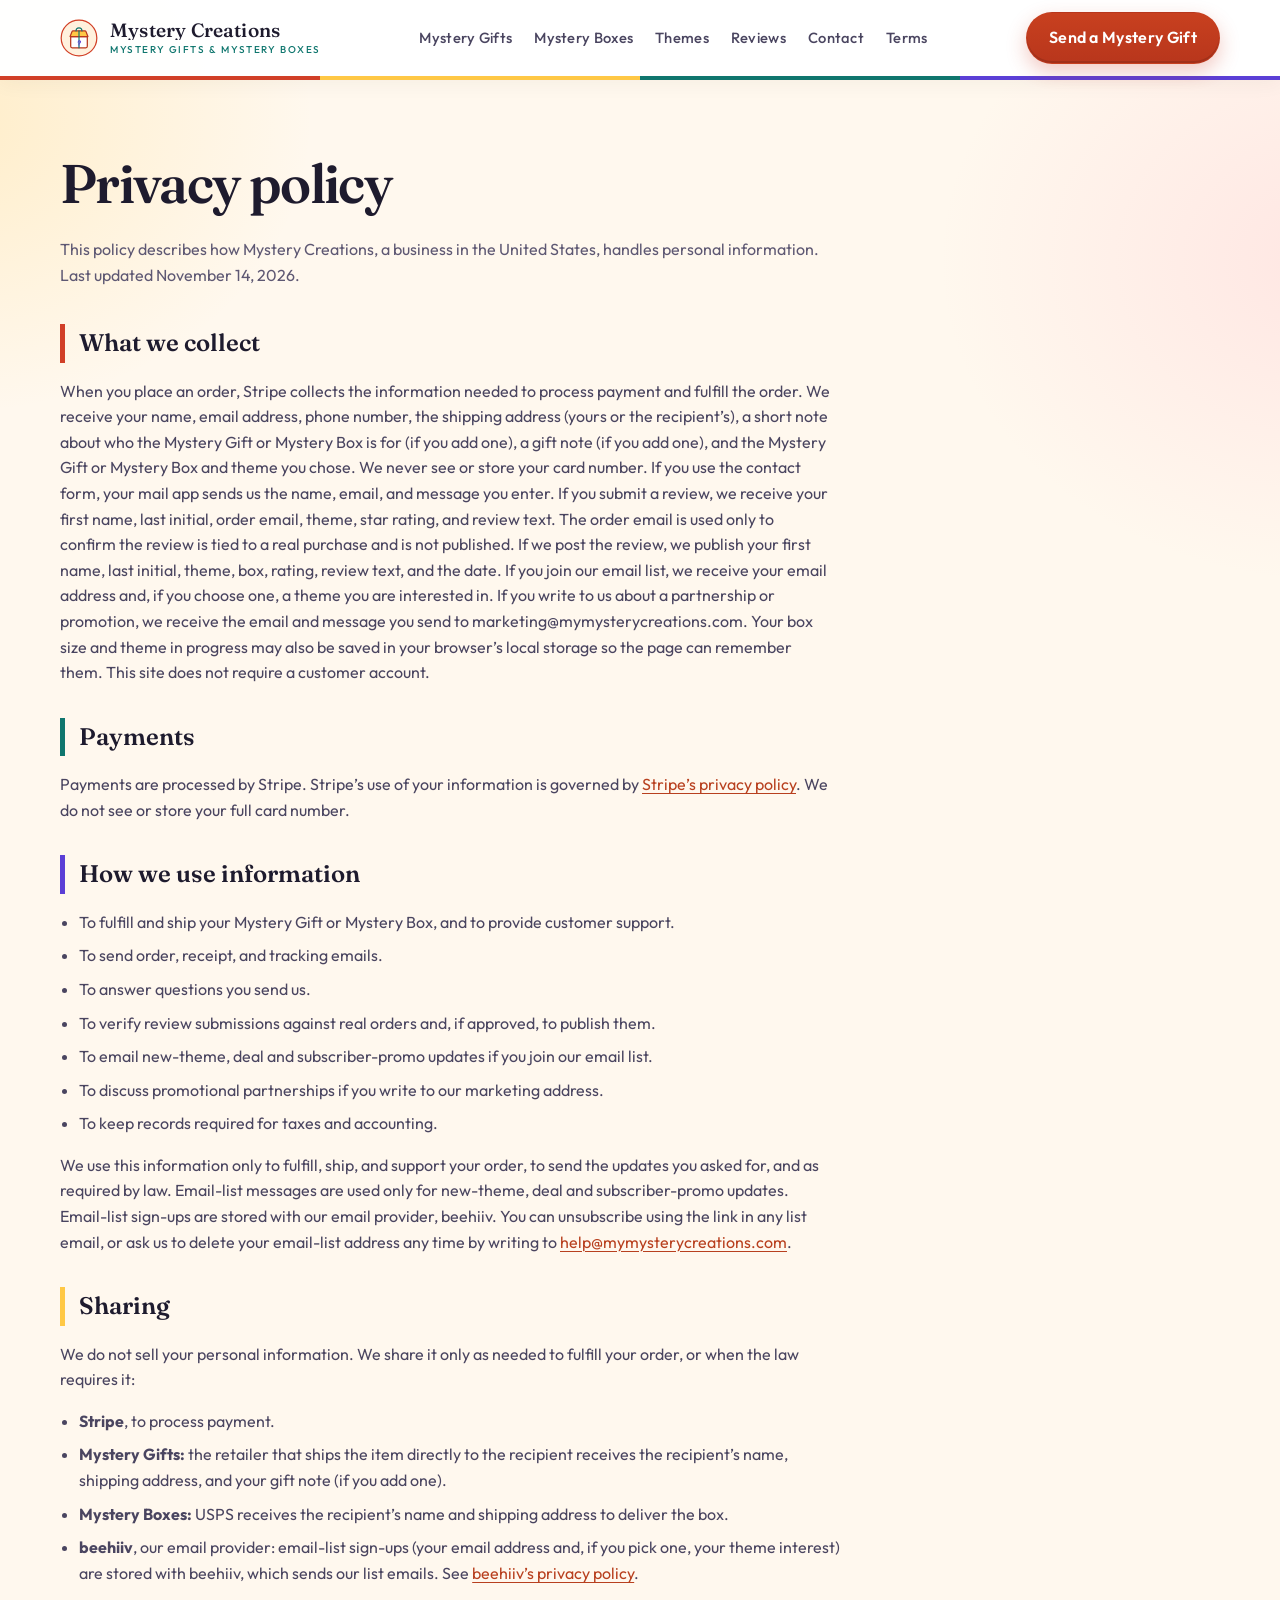
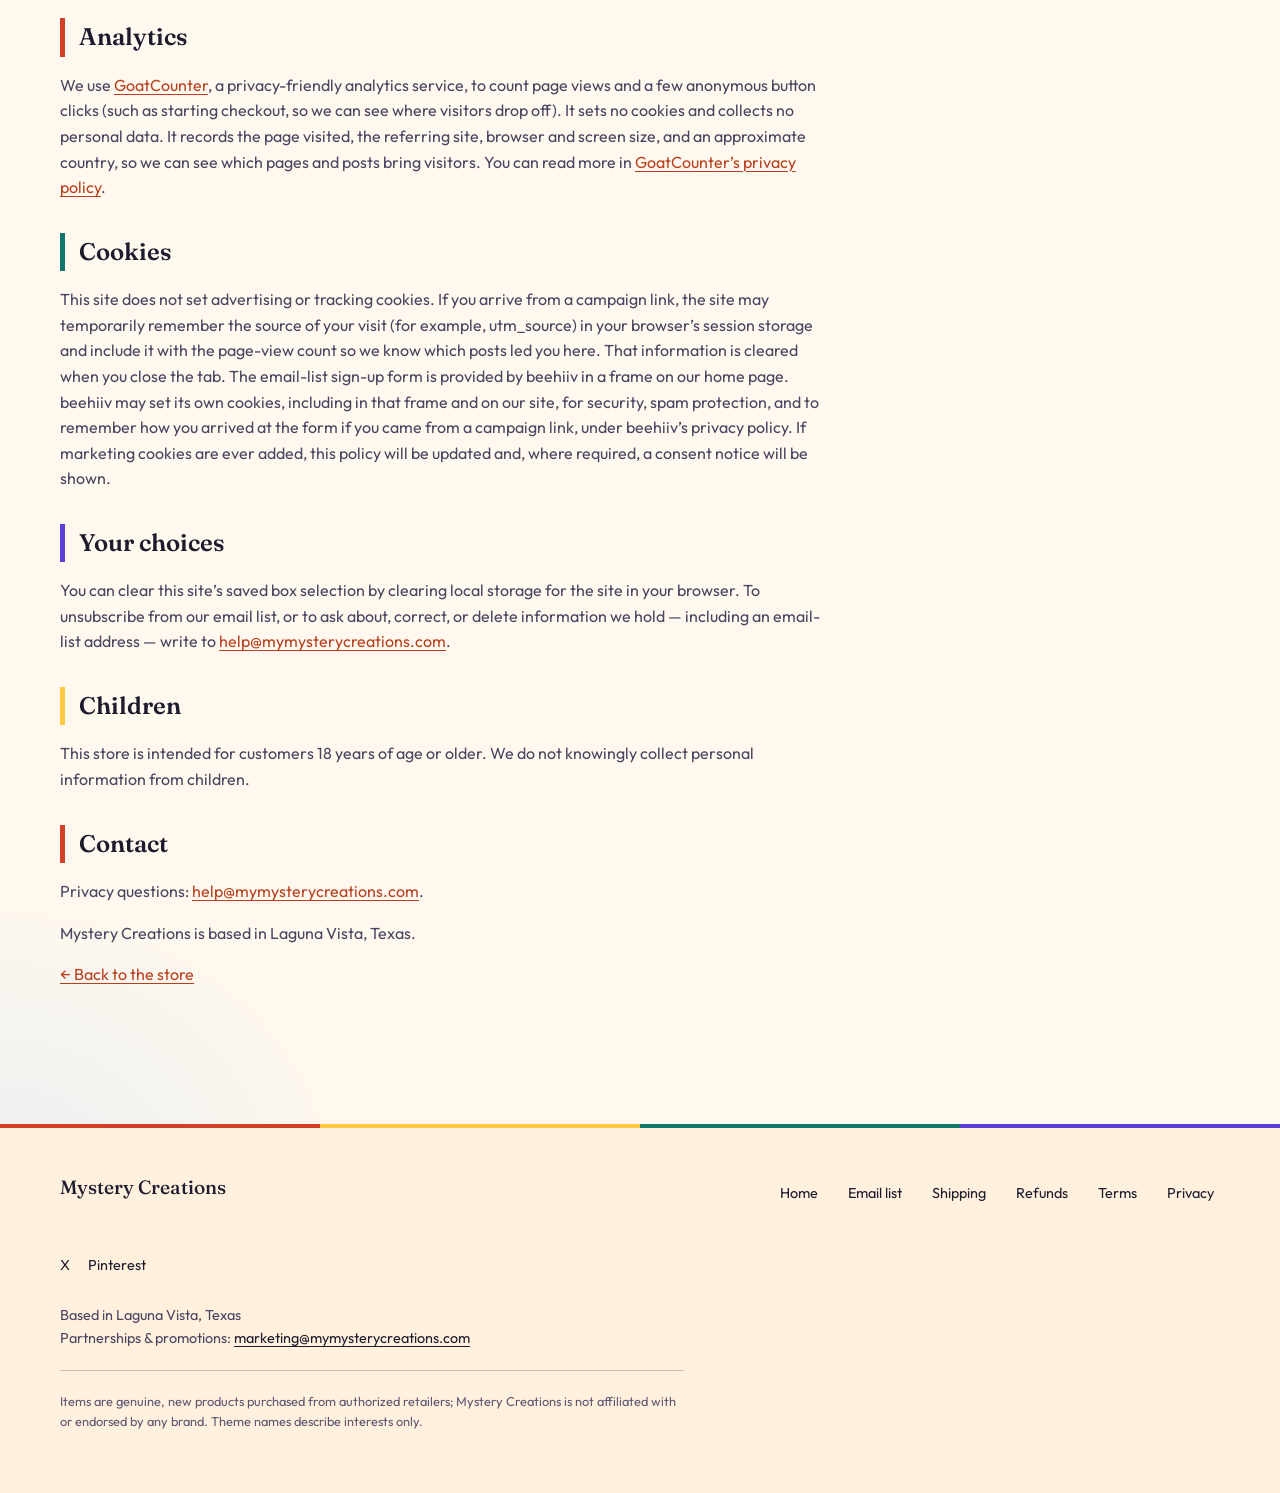
<file: privacy.html>
<!DOCTYPE html>
<html lang="en" data-page-title="Privacy — {name}">
<head>
  <meta charset="utf-8">
  <meta name="viewport" content="width=device-width, initial-scale=1, viewport-fit=cover">
  <meta name="theme-color" content="#fff8ee">
  <meta name="color-scheme" content="light">
  <meta name="apple-mobile-web-app-capable" content="yes">
  <meta name="apple-mobile-web-app-status-bar-style" content="default">
  <link rel="apple-touch-icon" href="img/apple-touch-icon.png">
  <link rel="canonical" href="https://mymysterycreations.com/privacy.html">
  <title>Privacy — Mystery Creations</title>
  <meta name="description" content="How Mystery Creations collects, uses, and shares information when you order a Mystery Gift or Mystery Box, join our email list, or contact us.">
  <meta property="og:type" content="website">
  <meta property="og:site_name" content="Mystery Creations">
  <meta property="og:title" content="Privacy policy — Mystery Creations">
  <meta property="og:description" content="How Mystery Creations collects, uses, and shares information when you order a Mystery Gift or Mystery Box, join our email list, or contact us.">
  <meta property="og:url" content="https://mymysterycreations.com/privacy.html">
  <meta property="og:image" content="https://mymysterycreations.com/img/og-image.png">
  <meta property="og:image:width" content="1200">
  <meta property="og:image:height" content="630">
  <meta property="og:image:alt" content="Mystery Creations — Mystery gifts from $10, free shipping">
  <meta name="twitter:card" content="summary_large_image">
  <meta name="twitter:title" content="Privacy policy — Mystery Creations">
  <meta name="twitter:description" content="How Mystery Creations collects, uses, and shares information when you order a Mystery Gift or Mystery Box, join our email list, or contact us.">
  <meta name="twitter:image" content="https://mymysterycreations.com/img/og-image.png">
  <link rel="icon" type="image/svg+xml" href="img/favicon.svg">
  <link rel="preconnect" href="https://fonts.googleapis.com">
  <link rel="preconnect" href="https://fonts.gstatic.com" crossorigin>
  <link href="https://fonts.googleapis.com/css2?family=Fraunces:ital,opsz,wght@0,9..144,400;0,9..144,500;1,9..144,450&family=Outfit:wght@300;400;500;600&display=swap" rel="stylesheet">
  <link rel="stylesheet" href="css/styles.css">
  <script src="js/config.js"></script>
  <script>
    (function () {
      var n = (window.STORE_CONFIG && STORE_CONFIG.name) || "Mystery Creations";
      document.title = "Privacy — " + n;
    })();
  </script>
</head>
<body>
  <a class="skip-link" href="#main">Skip to content</a>
  <header class="site-header">
    <div class="wrap header-inner">
      <a class="wordmark" href="index.html">
        <img class="monogram" src="img/monogram.svg" width="38" height="38" alt="">
        <span class="wordmark-text">
          <strong data-store-name>Mystery Creations</strong>
          <span class="wordmark-sub">Mystery Gifts &amp; Mystery Boxes</span>
        </span>
      </a>
      <button class="nav-toggle" id="nav-toggle" type="button" aria-expanded="false" aria-controls="site-nav" aria-label="Open menu">
        <svg viewBox="0 0 24 24" fill="none" stroke="currentColor" stroke-width="1.8" aria-hidden="true">
          <path d="M4 7h16M4 12h16M4 17h16" stroke-linecap="round"/>
        </svg>
      </button>
      <nav class="nav" id="site-nav" aria-label="Primary">
        <a href="index.html#gifts">Mystery Gifts</a>
        <a href="index.html#box-order">Mystery Boxes</a>
        <a href="index.html#themes">Themes</a>
        <a href="index.html#reviews">Reviews</a>
        <a href="index.html#contact">Contact</a>
        <a href="terms.html">Terms</a>
      </nav>
      <div class="header-cta">
        <a class="btn btn-gold" href="index.html#gifts">Send a Mystery Gift</a>
      </div>
    </div>
  </header>

  <main id="main" class="legal">
    <div class="wrap">
      <h1>Privacy policy</h1>
      <p class="meta">This policy describes how Mystery Creations, a business in the United States, handles personal information. Last updated November 14, 2026.</p>

      <h2>What we collect</h2>
      <p>When you place an order, Stripe collects the information needed to process payment and fulfill the order. We receive your name, email address, phone number, the shipping address (yours or the recipient’s), a short note about who the Mystery Gift or Mystery Box is for (if you add one), a gift note (if you add one), and the Mystery Gift or Mystery Box and theme you chose. We never see or store your card number. If you use the contact form, your mail app sends us the name, email, and message you enter. If you submit a review, we receive your first name, last initial, order email, theme, star rating, and review text. The order email is used only to confirm the review is tied to a real purchase and is not published. If we post the review, we publish your first name, last initial, theme, box, rating, review text, and the date. If you join our email list, we receive your email address and, if you choose one, a theme you are interested in. If you write to us about a partnership or promotion, we receive the email and message you send to marketing@mymysterycreations.com. Your box size and theme in progress may also be saved in your browser’s local storage so the page can remember them. This site does not require a customer account.</p>

      <h2>Payments</h2>
      <p>Payments are processed by Stripe. Stripe’s use of your information is governed by <a href="https://stripe.com/privacy" rel="noopener">Stripe’s privacy policy</a>. We do not see or store your full card number.</p>

      <h2>How we use information</h2>
      <ul>
        <li>To fulfill and ship your Mystery Gift or Mystery Box, and to provide customer support.</li>
        <li>To send order, receipt, and tracking emails.</li>
        <li>To answer questions you send us.</li>
        <li>To verify review submissions against real orders and, if approved, to publish them.</li>
        <li>To email new-theme, deal and subscriber-promo updates if you join our email list.</li>
        <li>To discuss promotional partnerships if you write to our marketing address.</li>
        <li>To keep records required for taxes and accounting.</li>
      </ul>
      <p>We use this information only to fulfill, ship, and support your order, to send the updates you asked for, and as required by law. Email-list messages are used only for new-theme, deal and subscriber-promo updates. Email-list sign-ups are stored with our email provider, beehiiv. You can unsubscribe using the link in any list email, or ask us to delete your email-list address any time by writing to <a data-store-email href="mailto:help@mymysterycreations.com">help@mymysterycreations.com</a>.</p>

      <h2>Sharing</h2>
      <p>We do not sell your personal information. We share it only as needed to fulfill your order, or when the law requires it:</p>
      <ul>
        <li><strong>Stripe</strong>, to process payment.</li>
        <li><strong>Mystery Gifts:</strong> the retailer that ships the item directly to the recipient receives the recipient’s name, shipping address, and your gift note (if you add one).</li>
        <li><strong>Mystery Boxes:</strong> USPS receives the recipient’s name and shipping address to deliver the box.</li>
        <li><strong>beehiiv</strong>, our email provider: email-list sign-ups (your email address and, if you pick one, your theme interest) are stored with beehiiv, which sends our list emails. See <a href="https://www.beehiiv.com/privacy" rel="noopener">beehiiv’s privacy policy</a>.</li>
      </ul>

      <h2>Analytics</h2>
      <p>We use <a href="https://www.goatcounter.com/" rel="noopener">GoatCounter</a>, a privacy-friendly analytics service, to count page views and a few anonymous button clicks (such as starting checkout, so we can see where visitors drop off). It sets no cookies and collects no personal data. It records the page visited, the referring site, browser and screen size, and an approximate country, so we can see which pages and posts bring visitors. You can read more in <a href="https://www.goatcounter.com/help/privacy" rel="noopener">GoatCounter’s privacy policy</a>.</p>

      <h2>Cookies</h2>
      <p>This site does not set advertising or tracking cookies. If you arrive from a campaign link, the site may temporarily remember the source of your visit (for example, utm_source) in your browser’s session storage and include it with the page-view count so we know which posts led you here. That information is cleared when you close the tab. The email-list sign-up form is provided by beehiiv in a frame on our home page. beehiiv may set its own cookies, including in that frame and on our site, for security, spam protection, and to remember how you arrived at the form if you came from a campaign link, under beehiiv’s privacy policy. If marketing cookies are ever added, this policy will be updated and, where required, a consent notice will be shown.</p>

      <h2>Your choices</h2>
      <p>You can clear this site’s saved box selection by clearing local storage for the site in your browser. To unsubscribe from our email list, or to ask about, correct, or delete information we hold — including an email-list address — write to <a data-store-email href="mailto:help@mymysterycreations.com">help@mymysterycreations.com</a>.</p>

      <h2>Children</h2>
      <p>This store is intended for customers 18 years of age or older. We do not knowingly collect personal information from children.</p>

      <h2>Contact</h2>
      <p>Privacy questions: <a data-store-email href="mailto:help@mymysterycreations.com">help@mymysterycreations.com</a>.</p>
      <p>Mystery Creations is based in Laguna Vista, Texas.</p>

      <p><a href="index.html">← Back to the store</a></p>
    </div>
  </main>

  <footer class="site-footer">
    <div class="wrap">
      <div class="footer-row">
        <div>
          <strong style="color:var(--cream);font-family:var(--font-serif);font-size:1.2rem;font-weight:500" data-store-name>Mystery Creations</strong>
        </div>
        <nav class="footer-links">
          <a href="index.html">Home</a>
          <a href="index.html#waitlist">Email list</a>
          <a href="terms.html#shipping">Shipping</a>
          <a href="terms.html#refunds">Refunds</a>
          <a href="terms.html">Terms</a>
          <a href="privacy.html">Privacy</a>
        </nav>
      </div>
      <nav class="footer-social" data-social-links aria-label="Social" hidden></nav>
      <p class="footer-location">Based in Laguna Vista, Texas</p>
      <p class="footer-marketing">Partnerships &amp; promotions: <a data-store-marketing-email href="mailto:marketing@mymysterycreations.com?subject=Partnership%20inquiry">marketing@mymysterycreations.com</a></p>
      <p class="disclaimer" data-disclaimer></p>
    </div>
  </footer>
  <script src="js/app.js"></script>
</body>
</html>
</file>
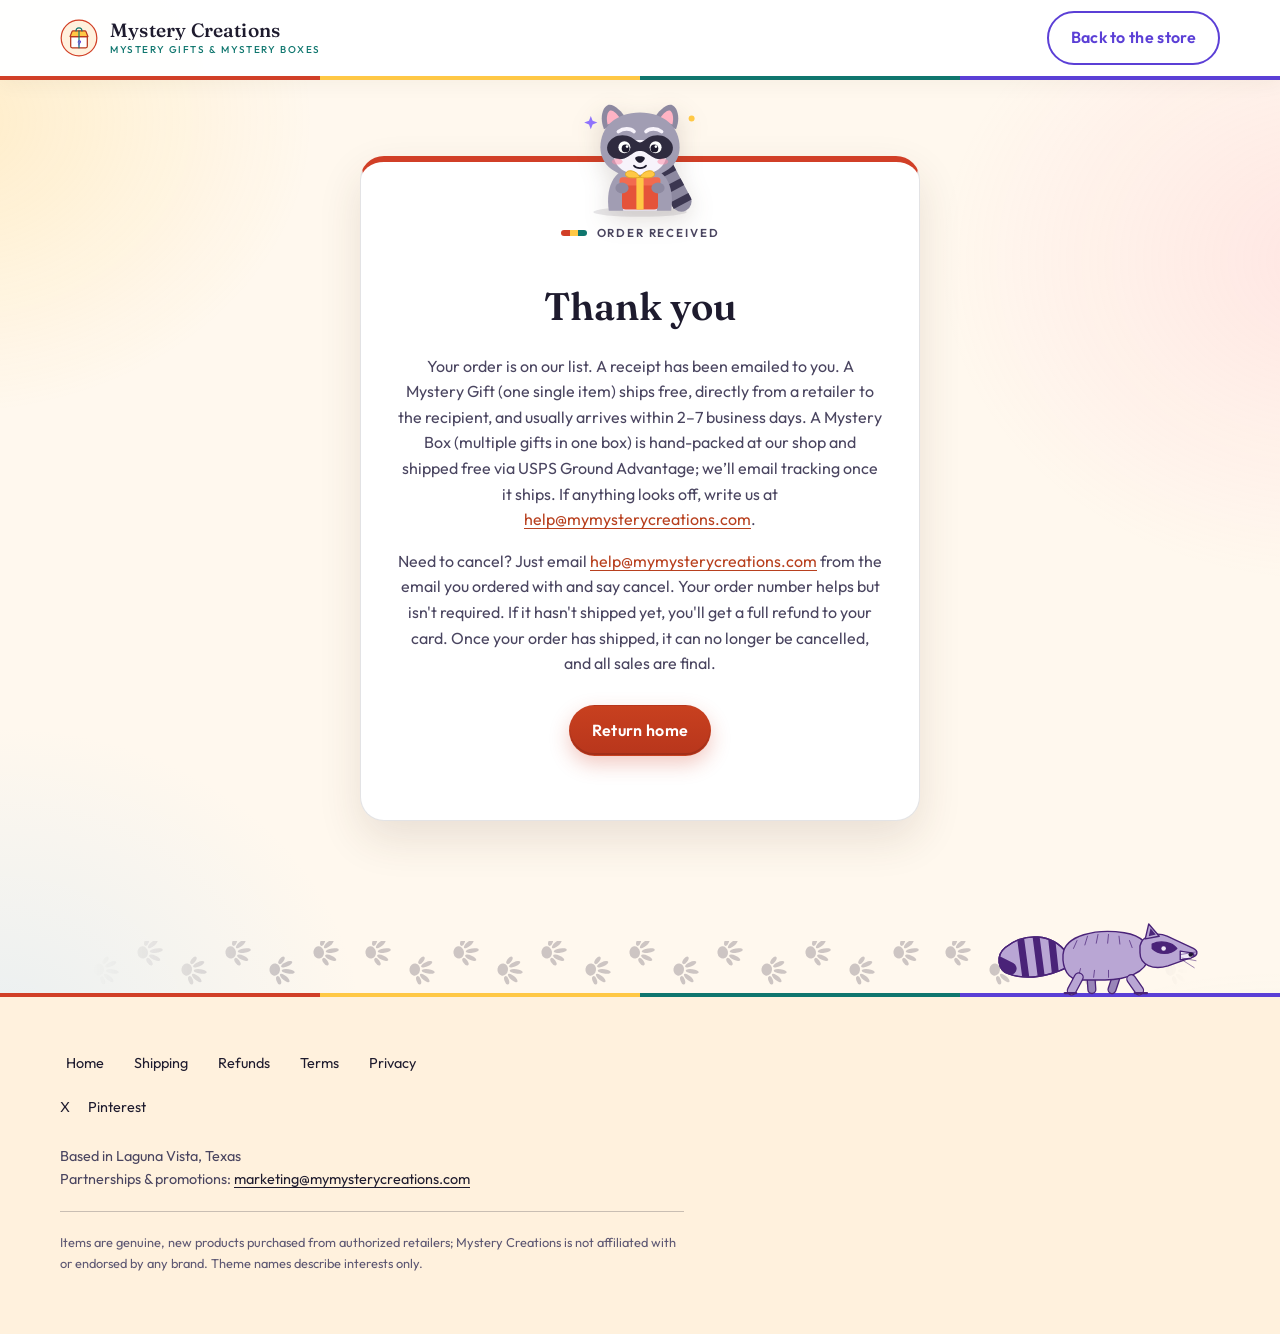
<file: success.html>
<!DOCTYPE html>
<html lang="en" data-page-title="Thank you — {name}">
<head>
  <meta charset="utf-8">
  <meta name="viewport" content="width=device-width, initial-scale=1, viewport-fit=cover">
  <meta name="theme-color" content="#fff8ee">
  <meta name="color-scheme" content="light">
  <meta name="apple-mobile-web-app-capable" content="yes">
  <meta name="apple-mobile-web-app-status-bar-style" content="default">
  <link rel="apple-touch-icon" href="img/apple-touch-icon.png">
  <meta name="robots" content="noindex">
  <title>Thank you — Mystery Creations</title>
  <meta name="description" content="Your Mystery Creations order is in.">
  <link rel="icon" type="image/svg+xml" href="img/favicon.svg">
  <link rel="preconnect" href="https://fonts.googleapis.com">
  <link rel="preconnect" href="https://fonts.gstatic.com" crossorigin>
  <link href="https://fonts.googleapis.com/css2?family=Fraunces:ital,opsz,wght@0,9..144,500;1,9..144,450&family=Outfit:wght@400;500&display=swap" rel="stylesheet">
  <link rel="stylesheet" href="css/styles.css">
  <script src="js/config.js"></script>
  <script>
    (function () {
      var n = (window.STORE_CONFIG && STORE_CONFIG.name) || "Mystery Creations";
      document.title = "Thank you — " + n;
    })();
  </script>
</head>
<body>
  <header class="site-header">
    <div class="wrap header-inner">
      <a class="wordmark" href="index.html">
        <img class="monogram" src="img/monogram.svg" width="38" height="38" alt="">
        <span class="wordmark-text">
          <strong data-store-name>Mystery Creations</strong>
          <span class="wordmark-sub">Mystery Gifts &amp; Mystery Boxes</span>
        </span>
      </a>
      <div class="header-cta header-cta-mobile">
        <a class="btn btn-ghost" href="index.html">Back to the store</a>
      </div>
    </div>
  </header>

  <main>
    <div class="wrap">
      <div class="success-card">
        <div class="success-raccoon"><svg class="raccoon-art" viewBox="0 0 220 200" xmlns="http://www.w3.org/2000/svg" aria-hidden="true" focusable="false">
  <ellipse cx="110" cy="190" rx="78" ry="8" fill="#1e1b2e" opacity=".10"/>
  <g transform="rotate(-28 168 150)">
    <rect x="150" y="96" width="34" height="96" rx="17" fill="#8d89a0"/>
    <rect x="150" y="112" width="34" height="13" fill="#3b3650"/>
    <rect x="150" y="140" width="34" height="13" fill="#3b3650"/>
    <rect x="150" y="168" width="34" height="12" fill="#3b3650"/>
    <path d="M150 113a17 17 0 0 1 34 0" fill="#3b3650"/>
  </g>
  <path d="M58 188c-6-44 10-74 52-74s58 30 52 74z" fill="#a19db3"/>
  <path d="M82 188c-3-30 6-50 28-50s31 20 28 50z" fill="#f3eef8"/>
  <path d="M50 52c-8-20-2-36 6-40 9-4 24 10 32 24z" fill="#8d89a0"/>
  <path d="M170 52c8-20 2-36-6-40-9-4-24 10-32 24z" fill="#8d89a0"/>
  <path d="M56 44c-3-12 0-21 4-23 5-2 13 6 18 15z" fill="#ffb3c4"/>
  <path d="M164 44c3-12 0-21-4-23-5-2-13 6-18 15z" fill="#ffb3c4"/>
  <path d="M110 24c40 0 66 24 66 58 0 30-26 50-66 50s-66-20-66-50c0-34 26-58 66-58z" fill="#a19db3"/>
  <path d="M110 70c18 0 44 4 44 24s-20 34-44 34-44-14-44-34 26-24 44-24z" fill="#f7f3fb"/>
  <path d="M56 78c6-16 26-20 40-12 6 4 10 8 14 8s8-4 14-8c14-8 34-4 40 12 4 12-6 24-20 24-12 0-18-8-26-12-4-2-12-2-16 0-8 4-14 12-26 12-14 0-24-12-20-24z" fill="#2f2b3f"/>
  <path d="M74 56c8-6 20-6 26 0M120 56c6-6 18-6 26 0" stroke="#f7f3fb" stroke-width="6" stroke-linecap="round" fill="none"/>
  <circle cx="84" cy="82" r="10" fill="#fff"/>
  <circle cx="136" cy="82" r="10" fill="#fff"/>
  <circle cx="86" cy="84" r="6.5" fill="#1e1b2e"/>
  <circle cx="134" cy="84" r="6.5" fill="#1e1b2e"/>
  <circle cx="88.5" cy="81" r="2.2" fill="#fff"/>
  <circle cx="136.5" cy="81" r="2.2" fill="#fff"/>
  <path d="M102 100c0-4 16-4 16 0 0 4-5 8-8 8s-8-4-8-8z" fill="#1e1b2e"/>
  <path d="M100 113c4 5 16 5 20 0" stroke="#1e1b2e" stroke-width="3" stroke-linecap="round" fill="none"/>
  <ellipse cx="72" cy="106" rx="9" ry="5" fill="#ff8fab" opacity=".55"/>
  <ellipse cx="148" cy="106" rx="9" ry="5" fill="#ff8fab" opacity=".55"/>
  <rect x="80" y="140" width="60" height="46" rx="6" fill="#e5533a"/>
  <rect x="76" y="132" width="68" height="14" rx="5" fill="#f26b4f"/>
  <rect x="104" y="132" width="12" height="54" fill="#ffc845"/>
  <path d="M110 132c-6-12-22-14-24-6s14 8 24 6zM110 132c6-12 22-14 24-6s-14 8-24 6z" fill="#ffc845" stroke="#e0a91f" stroke-width="1.5"/>
  <ellipse cx="80" cy="150" rx="11" ry="9" fill="#8d89a0"/>
  <ellipse cx="140" cy="150" rx="11" ry="9" fill="#8d89a0"/>
  <circle cx="196" cy="34" r="5" fill="#ffc845"/>
  <path d="M28 30l3 8 8 3-8 3-3 8-3-8-8-3 8-3z" fill="#7b5cff" opacity=".85"/>
</svg></div>
        <p class="eyebrow" style="justify-content:center">Order received</p>
        <h1>Thank you</h1>
        <div class="order-echo" id="order-echo" hidden></div>
        <p>Your order is on our list. A receipt has been emailed to you. A Mystery Gift (one single item) ships free, directly from a retailer to the recipient, and usually arrives within 2–7 business days. A Mystery Box (multiple gifts in one box) is hand-packed at our shop and shipped free via USPS Ground Advantage; we’ll email tracking once it ships. If anything looks off, write us at <a data-store-email href="mailto:help@mymysterycreations.com">help@mymysterycreations.com</a>.</p>
        <p>Need to cancel? Just email <a data-store-email href="mailto:help@mymysterycreations.com">help@mymysterycreations.com</a> from the email you ordered with and say cancel. Your order number helps but isn't required. If it hasn't shipped yet, you'll get a full refund to your card. Once your order has shipped, it can no longer be cancelled, and all sales are final.</p>
        <p style="margin-top:28px"><a class="btn btn-gold" href="index.html">Return home</a></p>
      </div>
    </div>
  </main>

  <div class="paw-divider" aria-hidden="true"></div>
  <footer class="site-footer">
    <img class="raccoon-walk" src="img/raccoon-walk.svg" alt="" aria-hidden="true" width="240" height="112" loading="lazy" decoding="async">
    <div class="wrap">
      <nav class="footer-links" aria-label="Footer">
        <a href="index.html">Home</a>
        <a href="terms.html#shipping">Shipping</a>
        <a href="terms.html#refunds">Refunds</a>
        <a href="terms.html">Terms</a>
        <a href="privacy.html">Privacy</a>
      </nav>
      <nav class="footer-social" data-social-links aria-label="Social" hidden></nav>
      <p class="footer-location">Based in Laguna Vista, Texas</p>
      <p class="footer-marketing">Partnerships &amp; promotions: <a data-store-marketing-email href="mailto:marketing@mymysterycreations.com?subject=Partnership%20inquiry">marketing@mymysterycreations.com</a></p>
      <p class="disclaimer" data-disclaimer></p>
    </div>
  </footer>
  <script src="js/app.js"></script>
</body>
</html>
</file>
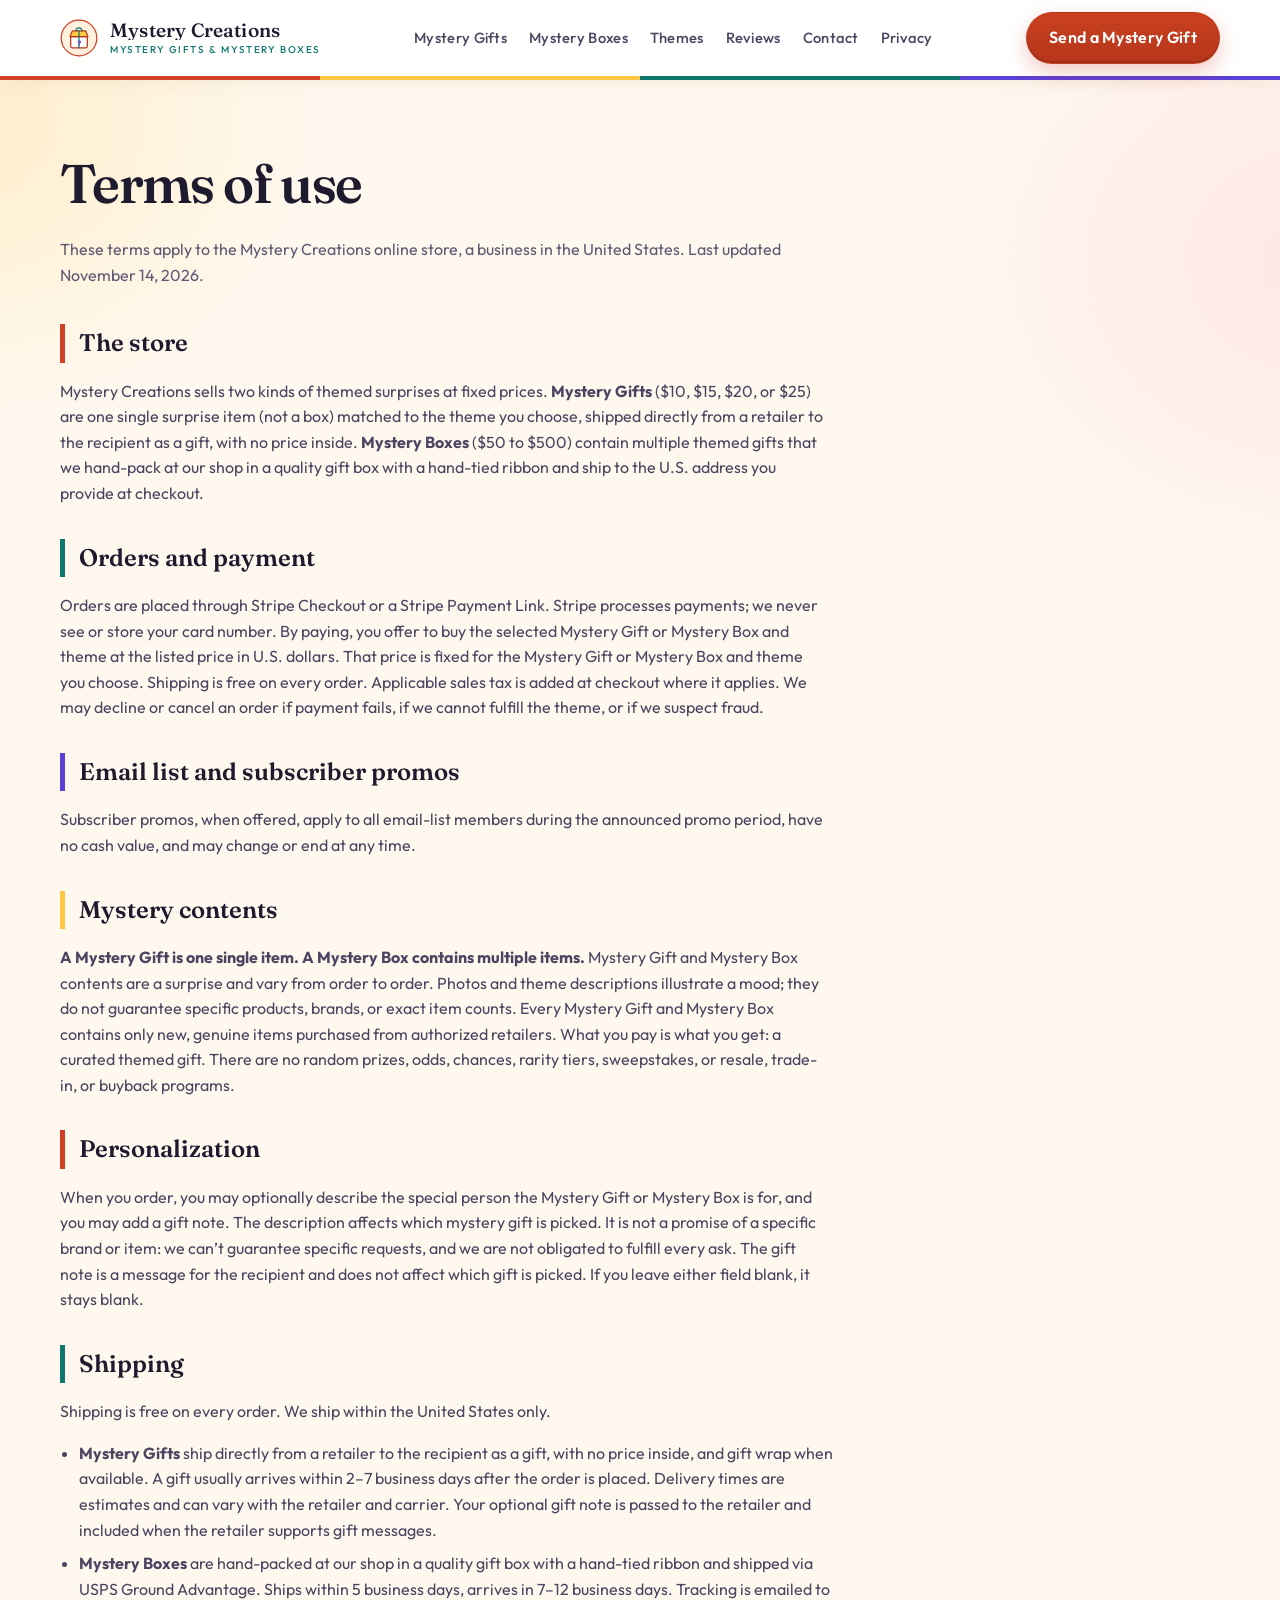
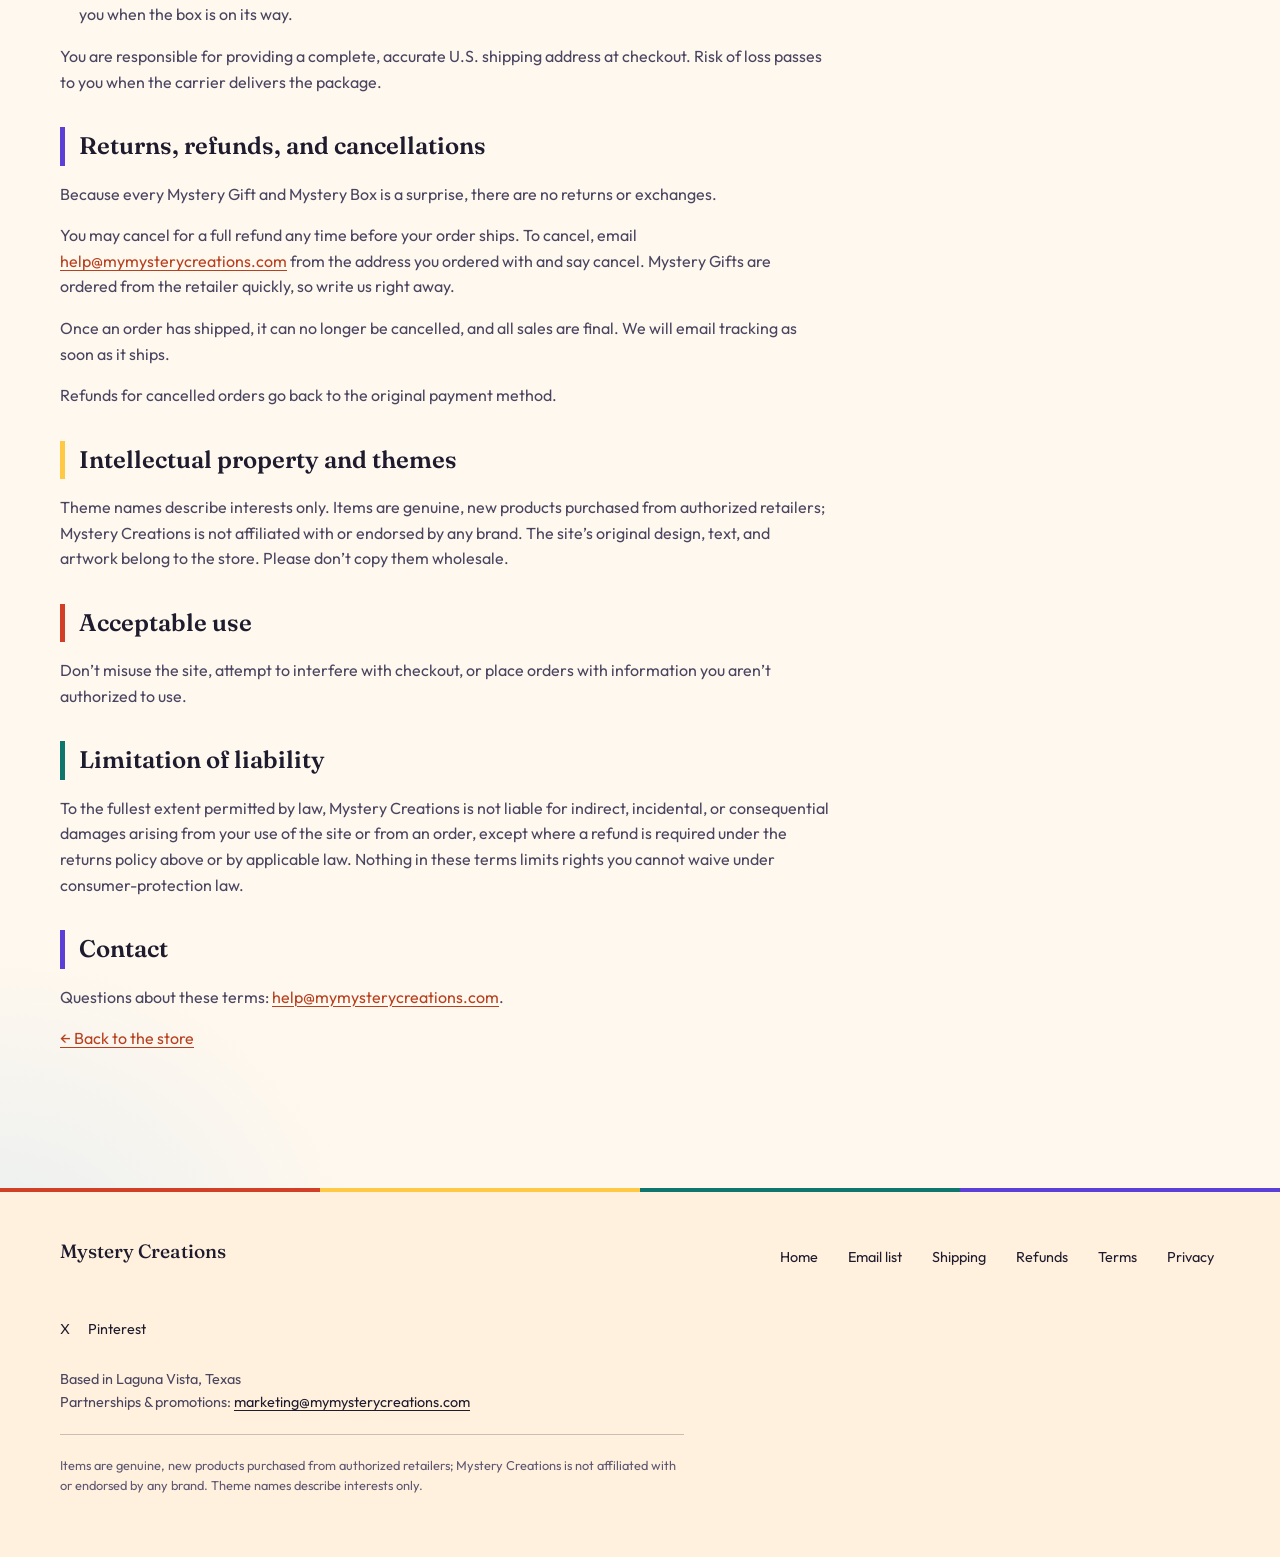
<file: terms.html>
<!DOCTYPE html>
<html lang="en" data-page-title="Terms — {name}">
<head>
  <meta charset="utf-8">
  <meta name="viewport" content="width=device-width, initial-scale=1, viewport-fit=cover">
  <meta name="theme-color" content="#fff8ee">
  <meta name="color-scheme" content="light">
  <meta name="apple-mobile-web-app-capable" content="yes">
  <meta name="apple-mobile-web-app-status-bar-style" content="default">
  <link rel="apple-touch-icon" href="img/apple-touch-icon.png">
  <link rel="canonical" href="https://mymysterycreations.com/terms.html">
  <title>Terms — Mystery Creations</title>
  <meta name="description" content="Terms of use for Mystery Creations, including orders, free shipping, refunds, Mystery Gifts, and themed Mystery Boxes.">
  <meta property="og:type" content="website">
  <meta property="og:site_name" content="Mystery Creations">
  <meta property="og:title" content="Terms of use — Mystery Creations">
  <meta property="og:description" content="Terms of use for Mystery Creations, including orders, free shipping, refunds, Mystery Gifts, and themed Mystery Boxes.">
  <meta property="og:url" content="https://mymysterycreations.com/terms.html">
  <meta property="og:image" content="https://mymysterycreations.com/img/og-image.png">
  <meta property="og:image:width" content="1200">
  <meta property="og:image:height" content="630">
  <meta property="og:image:alt" content="Mystery Creations — Mystery gifts from $10, free shipping">
  <meta name="twitter:card" content="summary_large_image">
  <meta name="twitter:title" content="Terms of use — Mystery Creations">
  <meta name="twitter:description" content="Terms of use for Mystery Creations, including orders, free shipping, refunds, Mystery Gifts, and themed Mystery Boxes.">
  <meta name="twitter:image" content="https://mymysterycreations.com/img/og-image.png">
  <link rel="icon" type="image/svg+xml" href="img/favicon.svg">
  <link rel="preconnect" href="https://fonts.googleapis.com">
  <link rel="preconnect" href="https://fonts.gstatic.com" crossorigin>
  <link href="https://fonts.googleapis.com/css2?family=Fraunces:ital,opsz,wght@0,9..144,400;0,9..144,500;1,9..144,450&family=Outfit:wght@300;400;500;600&display=swap" rel="stylesheet">
  <link rel="stylesheet" href="css/styles.css">
  <script src="js/config.js"></script>
  <script>
    (function () {
      var n = (window.STORE_CONFIG && STORE_CONFIG.name) || "Mystery Creations";
      document.title = "Terms — " + n;
    })();
  </script>
</head>
<body>
  <a class="skip-link" href="#main">Skip to content</a>
  <header class="site-header">
    <div class="wrap header-inner">
      <a class="wordmark" href="index.html">
        <img class="monogram" src="img/monogram.svg" width="38" height="38" alt="">
        <span class="wordmark-text">
          <strong data-store-name>Mystery Creations</strong>
          <span class="wordmark-sub">Mystery Gifts &amp; Mystery Boxes</span>
        </span>
      </a>
      <button class="nav-toggle" id="nav-toggle" type="button" aria-expanded="false" aria-controls="site-nav" aria-label="Open menu">
        <svg viewBox="0 0 24 24" fill="none" stroke="currentColor" stroke-width="1.8" aria-hidden="true">
          <path d="M4 7h16M4 12h16M4 17h16" stroke-linecap="round"/>
        </svg>
      </button>
      <nav class="nav" id="site-nav" aria-label="Primary">
        <a href="index.html#gifts">Mystery Gifts</a>
        <a href="index.html#box-order">Mystery Boxes</a>
        <a href="index.html#themes">Themes</a>
        <a href="index.html#reviews">Reviews</a>
        <a href="index.html#contact">Contact</a>
        <a href="privacy.html">Privacy</a>
      </nav>
      <div class="header-cta">
        <a class="btn btn-gold" href="index.html#gifts">Send a Mystery Gift</a>
      </div>
    </div>
  </header>

  <main id="main" class="legal">
    <div class="wrap">
      <h1>Terms of use</h1>
      <p class="meta">These terms apply to the Mystery Creations online store, a business in the United States. Last updated November 14, 2026.</p>

      <h2>The store</h2>
      <p><span data-store-name>Mystery Creations</span> sells two kinds of themed surprises at fixed prices. <strong>Mystery Gifts</strong> ($10, $15, $20, or $25) are one single surprise item (not a box) matched to the theme you choose, shipped directly from a retailer to the recipient as a gift, with no price inside. <strong>Mystery Boxes</strong> ($50 to $500) contain multiple themed gifts that we hand-pack at our shop in a quality gift box with a hand-tied ribbon and ship to the U.S. address you provide at checkout.</p>

      <h2>Orders and payment</h2>
      <p>Orders are placed through Stripe Checkout or a Stripe Payment Link. Stripe processes payments; we never see or store your card number. By paying, you offer to buy the selected Mystery Gift or Mystery Box and theme at the listed price in U.S. dollars. That price is fixed for the Mystery Gift or Mystery Box and theme you choose. Shipping is free on every order. Applicable sales tax is added at checkout where it applies. We may decline or cancel an order if payment fails, if we cannot fulfill the theme, or if we suspect fraud.</p>

      <h2>Email list and subscriber promos</h2>
      <p>Subscriber promos, when offered, apply to all email-list members during the announced promo period, have no cash value, and may change or end at any time.</p>

      <h2>Mystery contents</h2>
      <p><strong>A Mystery Gift is one single item. A Mystery Box contains multiple items.</strong> Mystery Gift and Mystery Box contents are a surprise and vary from order to order. Photos and theme descriptions illustrate a mood; they do not guarantee specific products, brands, or exact item counts. Every Mystery Gift and Mystery Box contains only new, genuine items purchased from authorized retailers. What you pay is what you get: a curated themed gift. There are no random prizes, odds, chances, rarity tiers, sweepstakes, or resale, trade-in, or buyback programs.</p>

      <h2>Personalization</h2>
      <p>When you order, you may optionally describe the special person the Mystery Gift or Mystery Box is for, and you may add a gift note. The description affects which mystery gift is picked. It is not a promise of a specific brand or item: we can’t guarantee specific requests, and we are not obligated to fulfill every ask. The gift note is a message for the recipient and does not affect which gift is picked. If you leave either field blank, it stays blank.</p>

      <h2 id="shipping">Shipping</h2>
      <p>Shipping is free on every order. We ship within the United States only.</p>
      <ul>
        <li><strong>Mystery Gifts</strong> ship directly from a retailer to the recipient as a gift, with no price inside, and gift wrap when available. A gift usually arrives within 2–7 business days after the order is placed. Delivery times are estimates and can vary with the retailer and carrier. Your optional gift note is passed to the retailer and included when the retailer supports gift messages.</li>
        <li><strong>Mystery Boxes</strong> are hand-packed at our shop in a quality gift box with a hand-tied ribbon and shipped via USPS Ground Advantage. Ships within 5 business days, arrives in 7–12 business days. Tracking is emailed to you when the box is on its way.</li>
      </ul>
      <p>You are responsible for providing a complete, accurate U.S. shipping address at checkout. Risk of loss passes to you when the carrier delivers the package.</p>

      <h2 id="refunds">Returns, refunds, and cancellations</h2>
      <p>Because every Mystery Gift and Mystery Box is a surprise, there are no returns or exchanges.</p>
      <p>You may cancel for a full refund any time before your order ships. To cancel, email <a data-store-email href="mailto:help@mymysterycreations.com">help@mymysterycreations.com</a> from the address you ordered with and say cancel. Mystery Gifts are ordered from the retailer quickly, so write us right away.</p>
      <p>Once an order has shipped, it can no longer be cancelled, and all sales are final. We will email tracking as soon as it ships.</p>
      <p>Refunds for cancelled orders go back to the original payment method.</p>

      <h2>Intellectual property and themes</h2>
      <p>Theme names describe interests only. Items are genuine, new products purchased from authorized retailers; <span data-store-name>Mystery Creations</span> is not affiliated with or endorsed by any brand. The site’s original design, text, and artwork belong to the store. Please don’t copy them wholesale.</p>

      <h2>Acceptable use</h2>
      <p>Don’t misuse the site, attempt to interfere with checkout, or place orders with information you aren’t authorized to use.</p>

      <h2>Limitation of liability</h2>
      <p>To the fullest extent permitted by law, Mystery Creations is not liable for indirect, incidental, or consequential damages arising from your use of the site or from an order, except where a refund is required under the returns policy above or by applicable law. Nothing in these terms limits rights you cannot waive under consumer-protection law.</p>

      <h2>Contact</h2>
      <p>Questions about these terms: <a data-store-email href="mailto:help@mymysterycreations.com">help@mymysterycreations.com</a>.</p>

      <p><a href="index.html">← Back to the store</a></p>
    </div>
  </main>

  <footer class="site-footer">
    <div class="wrap">
      <div class="footer-row">
        <div>
          <strong style="color:var(--cream);font-family:var(--font-serif);font-size:1.2rem;font-weight:500" data-store-name>Mystery Creations</strong>
        </div>
        <nav class="footer-links">
          <a href="index.html">Home</a>
          <a href="index.html#waitlist">Email list</a>
          <a href="terms.html#shipping">Shipping</a>
          <a href="terms.html#refunds">Refunds</a>
          <a href="terms.html">Terms</a>
          <a href="privacy.html">Privacy</a>
        </nav>
      </div>
      <nav class="footer-social" data-social-links aria-label="Social" hidden></nav>
      <p class="footer-location">Based in Laguna Vista, Texas</p>
      <p class="footer-marketing">Partnerships &amp; promotions: <a data-store-marketing-email href="mailto:marketing@mymysterycreations.com?subject=Partnership%20inquiry">marketing@mymysterycreations.com</a></p>
      <p class="disclaimer" data-disclaimer></p>
    </div>
  </footer>
  <script src="js/app.js"></script>
</body>
</html>
</file>
<file: css/styles.css>
/* Mystery Creations — storefront styles */
:root {
  /* v14 bright palette. Legacy token names are kept so every rule maps onto the light theme. */
  --ink: #fff8ee;          /* page base: warm cream */
  --ink-2: #ffffff;        /* cards and panels */
  --ink-3: #fff1dd;        /* soft peach tint */
  --line: rgba(30, 27, 46, 0.12);
  --line-strong: rgba(30, 27, 46, 0.24);
  --cream: #1e1b2e;        /* primary text: deep plum-navy */
  --cream-dim: #4a4560;    /* body copy */
  --gold: #0f766e;         /* labels and eyebrows: teal */
  --gold-bright: #b8401f;  /* accent text: deep coral */
  --gold-deep: #9a3412;
  --copper: #c57a48;
  --rose: #d13f27;
  --mist: #5e5873;         /* secondary text */
  --paper: #1e1b2e;        /* headline ink */
  --paper-2: #fff1dd;
  --success: #13795b;
  --danger: #b42318;
  --coral: #d13f27;
  --coral-deep: #b8361c;
  --coral-soft: #ffe3d8;
  --teal: #0f766e;
  --teal-soft: #d9f4ee;
  --violet: #5b3fd6;
  --violet-soft: #ebe5ff;
  --sun: #ffc845;
  --sun-soft: #fff3cc;
  --pink: #ff9eb5;
  --sky: #8cc8ff;
  --shadow: 0 18px 44px rgba(74, 52, 30, 0.12);
  --shadow-sm: 0 6px 18px rgba(74, 52, 30, 0.08);
  --radius: 18px;
  --font-serif: "Fraunces", "Iowan Old Style", "Palatino Linotype", Palatino, serif;
  --font-sans: "Outfit", "Avenir Next", "Segoe UI", sans-serif;
  --header-h: 76px;
  --bar-h: 84px;
}

*,
*::before,
*::after { box-sizing: border-box; }

html {
  scroll-behavior: smooth;
  scroll-padding-top: calc(var(--header-h) + 16px + env(safe-area-inset-top, 0px));
  scroll-padding-bottom: calc(var(--bar-h) + 16px + env(safe-area-inset-bottom, 0px));
  -webkit-text-size-adjust: 100%;
  text-size-adjust: 100%;
}

html, body {
  margin: 0;
  padding: 0;
  max-width: 100%;
}

body {
  font-family: var(--font-sans);
  font-weight: 400;
  font-size: 16px;
  color: var(--cream);
  background: var(--ink);
  line-height: 1.6;
  min-height: 100vh;
  min-height: 100svh;
  min-height: 100dvh;
  -webkit-font-smoothing: antialiased;
  text-rendering: optimizeLegibility;
}

body::before {
  content: "";
  position: absolute;
  inset: 0;
  pointer-events: none;
  z-index: 0;
  transition: opacity 0.45s ease;
  background:
    radial-gradient(520px 420px at -4% 120px, rgba(255, 200, 69, 0.22), transparent 70%),
    radial-gradient(560px 460px at 104% 260px, rgba(255, 158, 181, 0.20), transparent 70%),
    radial-gradient(620px 520px at 100% 100%, rgba(126, 217, 195, 0.20), transparent 70%),
    radial-gradient(520px 440px at 0% calc(100% - 300px), rgba(140, 200, 255, 0.18), transparent 70%);
}
body { position: relative; }

/* v14: removed the full-page fractal-noise grain overlay (body::after) that gave the site a powdery, dusty look. */

img, svg { display: block; max-width: 100%; }
button, input, select, textarea { font: inherit; color: inherit; }
a { color: var(--gold-bright); text-decoration-thickness: 1px; text-underline-offset: 3px; overflow-wrap: anywhere; }

:focus-visible {
  outline: 2px solid var(--gold-bright);
  outline-offset: 3px;
}

.skip-link {
  position: absolute;
  left: 12px;
  top: -48px;
  background: var(--gold);
  color: var(--ink);
  padding: 8px 14px;
  border-radius: 8px;
  z-index: 100;
  font-weight: 600;
}
.skip-link:focus { top: 12px; }

.visually-hidden {
  position: absolute;
  width: 1px;
  height: 1px;
  padding: 0;
  margin: -1px;
  overflow: hidden;
  clip: rect(0, 0, 0, 0);
  white-space: nowrap;
  border: 0;
}

.wrap {
  width: min(1160px, calc(100% - 40px));
  max-width: calc(100% - env(safe-area-inset-left, 0px) - env(safe-area-inset-right, 0px));
  margin-left: max(20px, env(safe-area-inset-left, 0px));
  margin-right: max(20px, env(safe-area-inset-right, 0px));
  position: relative;
  z-index: 2;
}

/* Header */
.site-header {
  position: sticky;
  top: 0;
  z-index: 40;
  backdrop-filter: blur(16px) saturate(1.2);
  background: rgba(12, 16, 22, 0.94);
  border-bottom: 1px solid var(--line);
  padding-top: env(safe-area-inset-top, 0px);
  padding-left: env(safe-area-inset-left, 0px);
  padding-right: env(safe-area-inset-right, 0px);
}

.header-inner {
  display: flex;
  align-items: center;
  justify-content: space-between;
  height: var(--header-h);
  gap: 24px;
}

.wordmark {
  display: flex;
  align-items: center;
  gap: 12px;
  color: inherit;
  text-decoration: none;
  min-width: 0;
  min-height: 44px;
  overflow: hidden;
}

.monogram {
  width: 38px;
  height: 38px;
  flex: 0 0 auto;
}

.wordmark-text {
  display: flex;
  flex-direction: column;
  min-width: 0;
  line-height: 1;
}

.wordmark-text [data-store-name],
.wordmark-text strong {
  font-family: var(--font-serif);
  font-size: 1.2rem;
  font-weight: 560;
  letter-spacing: 0.01em;
  white-space: nowrap;
  overflow: hidden;
  text-overflow: ellipsis;
  color: var(--cream);
}

.wordmark-sub {
  display: block;
  font-family: var(--font-sans);
  font-size: 0.62rem;
  font-weight: 400;
  letter-spacing: 0.16em;
  text-transform: uppercase;
  color: var(--gold);
  margin-top: 5px;
  white-space: nowrap;
  overflow: hidden;
  text-overflow: ellipsis;
}

.nav {
  display: flex;
  align-items: center;
  gap: 4px 22px;
}

.nav a {
  color: var(--cream-dim);
  text-decoration: none;
  font-size: 0.92rem;
  font-weight: 400;
  letter-spacing: 0.02em;
}


.nav-toggle {
  display: none;
  background: transparent;
  border: 1px solid var(--line-strong);
  color: var(--cream);
  width: 44px;
  height: 44px;
  min-width: 44px;
  min-height: 44px;
  flex-shrink: 0;
  border-radius: 10px;
  cursor: pointer;
  align-items: center;
  justify-content: center;
  -webkit-tap-highlight-color: transparent;
}

.nav-toggle svg { width: 20px; height: 20px; }

.header-cta {
  display: inline-flex;
  align-items: center;
  gap: 8px;
}

/* Buttons */
.btn {
  display: inline-flex;
  align-items: center;
  justify-content: center;
  gap: 8px;
  border: 1px solid transparent;
  border-radius: 999px;
  padding: 12px 22px;
  min-height: 44px;
  cursor: pointer;
  text-decoration: none;
  font-weight: 500;
  letter-spacing: 0.02em;
  transition: transform 0.15s ease, background 0.15s ease, border-color 0.15s ease, color 0.15s ease;
  -webkit-tap-highlight-color: transparent;
}
.btn:active { transform: translateY(0); }
.btn[disabled], .btn.is-disabled {
  opacity: 0.45;
  cursor: not-allowed;
  transform: none;
  pointer-events: none;
}

.btn-gold {
  background: linear-gradient(180deg, var(--gold-bright), var(--gold));
  color: #2a210c;
  box-shadow: 0 8px 24px rgba(212, 176, 90, 0.22);
}


.btn-ghost {
  background: transparent;
  border-color: var(--line-strong);
  color: var(--cream);
}


.btn-rose {
  background: var(--rose);
  color: #fff8f4;
}


.btn-wide { width: 100%; }

/* Hero */
.hero {
  position: relative;
  z-index: 2;
  padding: 72px 0 88px;
  overflow: hidden;
}

.hero-grid {
  display: grid;
  grid-template-columns: 1.15fr 0.85fr;
  gap: 56px;
  align-items: center;
}

.eyebrow {
  display: inline-flex;
  align-items: center;
  gap: 10px;
  color: var(--gold);
  letter-spacing: 0.2em;
  text-transform: uppercase;
  font-size: 0.72rem;
  font-weight: 500;
  margin: 0 0 18px;
}
.eyebrow::before {
  content: "";
  width: 28px;
  height: 1px;
  background: var(--gold);
}

.hero h1 {
  font-family: var(--font-serif);
  font-weight: 500;
  font-size: clamp(2.8rem, 6.4vw, 5.4rem);
  line-height: 0.98;
  letter-spacing: -0.03em;
  margin: 0 0 22px;
  color: var(--paper);
}

.hero h1 em {
  font-style: italic;
  font-weight: 450;
  color: var(--gold-bright);
}

.lede {
  font-size: 1.15rem;
  color: var(--cream-dim);
  max-width: 34em;
  margin: 0 0 32px;
}

.hero-actions { display: flex; flex-wrap: wrap; gap: 12px; }

.hero-art {
  position: relative;
  min-height: 420px;
  display: grid;
  place-items: center;
}

.hero-frame {
  width: min(100%, 440px);
  aspect-ratio: 1;
  border: 1px solid var(--line-strong);
  border-radius: 50%;
  display: grid;
  place-items: center;
  background:
    radial-gradient(circle at 50% 40%, rgba(240, 215, 138, 0.12), transparent 55%),
    var(--ink-2);
  box-shadow: inset 0 0 0 12px rgba(12, 16, 22, 0.4), var(--shadow);
  position: relative;
}

.hero-frame svg { width: 72%; height: auto; }

.orbit {
  position: absolute;
  inset: 18px;
  border: 1px dashed rgba(232, 214, 176, 0.22);
  border-radius: 50%;
  animation: spin 48s linear infinite;
  pointer-events: none;
}
.orbit-2 {
  inset: -18px;
  animation-duration: 72s;
  animation-direction: reverse;
  border-style: solid;
  border-color: rgba(232, 214, 176, 0.08);
}

@keyframes spin { to { transform: rotate(360deg); } }

/* Sections */
.section {
  position: relative;
  z-index: 2;
  padding: 84px 0;
  scroll-margin-top: calc(var(--header-h) + 8px);
}

.section-head {
  max-width: 40em;
  margin-bottom: 44px;
}

.section h2 {
  font-family: var(--font-serif);
  font-weight: 500;
  font-size: clamp(2rem, 4vw, 3.15rem);
  letter-spacing: -0.03em;
  line-height: 1.1;
  margin: 0 0 14px;
}

.section-head p {
  margin: 0;
  color: var(--cream-dim);
  font-size: 1.05rem;
}

/* How it works */
.steps {
  display: grid;
  grid-template-columns: repeat(3, 1fr);
  gap: 22px;
}

.step {
  background: linear-gradient(180deg, rgba(28, 36, 51, 0.8), rgba(20, 26, 36, 0.6));
  border: 1px solid var(--line);
  border-radius: var(--radius);
  padding: 28px 26px 30px;
  position: relative;
}

.step-num {
  font-family: var(--font-serif);
  font-style: italic;
  color: var(--gold);
  font-size: 1.7rem;
  margin-bottom: 10px;
}

.step h3 {
  margin: 0 0 10px;
  font-size: 1.25rem;
  font-weight: 500;
  letter-spacing: -0.02em;
}

.step p { margin: 0; color: var(--cream-dim); }

/* Tiers */
.tier-grid {
  display: grid;
  grid-template-columns: repeat(5, 1fr);
  gap: 16px;
}

.tier-card {
  appearance: none;
  background: var(--ink-2);
  border: 1px solid var(--line);
  border-radius: 16px;
  padding: 20px 16px 18px;
  text-align: left;
  color: inherit;
  cursor: pointer;
  display: flex;
  flex-direction: column;
  gap: 8px;
  min-height: 230px;
  transition: border-color 0.15s ease, transform 0.15s ease, background 0.15s ease;
  width: 100%;
}

.tier-card.is-selected {
  border-color: var(--gold);
  background: linear-gradient(180deg, rgba(212, 176, 90, 0.12), rgba(20, 26, 36, 0.9));
  box-shadow: 0 0 0 1px var(--gold);
}

.box-visual {
  height: 72px;
  display: grid;
  place-items: end center;
  margin-bottom: 6px;
}
.box-visual svg { overflow: visible; }

.tier-size {
  font-size: 0.68rem;
  letter-spacing: 0.16em;
  text-transform: uppercase;
  color: var(--gold);
  font-weight: 500;
}

.tier-card h3 {
  margin: 0;
  font-family: var(--font-serif);
  font-weight: 500;
  font-size: 1.2rem;
  letter-spacing: -0.02em;
}

.tier-price {
  font-size: 1.15rem;
  font-weight: 500;
  margin: 0;
}

.tier-card p.blurb {
  margin: 0;
  color: var(--mist);
  font-size: 0.82rem;
  line-height: 1.45;
  flex: 1;
}

.selected-mark {
  font-size: 0.72rem;
  letter-spacing: 0.12em;
  text-transform: uppercase;
  color: var(--gold-bright);
  font-weight: 500;
  min-height: 1em;
}

/* Themes */
.theme-grid {
  display: grid;
  grid-template-columns: repeat(4, 1fr);
  gap: 16px;
}

.theme-card {
  appearance: none;
  width: 100%;
  text-align: left;
  background: var(--ink-2);
  border: 1px solid var(--line);
  border-radius: 16px;
  padding: 22px 20px 20px;
  color: inherit;
  cursor: pointer;
  display: flex;
  flex-direction: column;
  gap: 10px;
  min-height: 220px;
  transition: border-color 0.15s ease, transform 0.15s ease, background 0.15s ease;
}

.theme-card.is-selected {
  border-color: var(--theme-accent, var(--gold));
  box-shadow: 0 0 0 1px var(--theme-accent, var(--gold));
  background: linear-gradient(180deg, color-mix(in srgb, var(--theme-accent, var(--gold)) 16%, transparent), var(--ink-2));
}

.theme-icon {
  width: 56px;
  height: 56px;
  border-radius: 14px;
  display: grid;
  place-items: center;
  background: color-mix(in srgb, var(--theme-accent, var(--gold)) 18%, var(--ink-3));
  color: var(--theme-accent, var(--gold-bright));
}
.theme-icon svg { width: 32px; height: 32px; }

.theme-card h3 {
  margin: 0;
  font-family: var(--font-serif);
  font-weight: 500;
  font-size: 1.25rem;
  letter-spacing: -0.02em;
}

.theme-card p {
  margin: 0;
  color: var(--mist);
  font-size: 0.86rem;
  line-height: 1.5;
  flex: 1;
}

/* Checkout / order */
.checkout-panel {
  display: grid;
  grid-template-columns: 1.1fr 0.9fr;
  gap: 28px;
  background: var(--ink-2);
  border: 1px solid var(--line);
  border-radius: 24px;
  padding: 36px;
}

.order-summary {
  display: flex;
  flex-direction: column;
  gap: 16px;
}

.summary-row {
  display: flex;
  justify-content: space-between;
  gap: 16px;
  align-items: baseline;
  border-bottom: 1px solid var(--line);
  padding-bottom: 12px;
  font-size: 0.98rem;
}
.summary-row span:first-child { color: var(--mist); }
.summary-row strong { font-weight: 500; }
.summary-total {
  border-bottom: 0;
  padding-bottom: 0;
  font-size: 1.25rem;
  font-family: var(--font-serif);
}

.checkout-note {
  margin: 8px 0 0;
  color: var(--cream-dim);
  font-size: 0.92rem;
}

.checkout-callout {
  border: 1px dashed var(--line-strong);
  border-radius: 16px;
  padding: 22px 20px;
  background: rgba(12, 16, 22, 0.4);
}
.checkout-callout h3 {
  margin: 0 0 8px;
  font-size: 1.05rem;
  font-weight: 500;
}
.stripe-badge {
  display: inline-block;
  font-size: 0.68rem;
  letter-spacing: 0.14em;
  text-transform: uppercase;
  color: var(--gold);
  border: 1px solid var(--line-strong);
  border-radius: 999px;
  padding: 3px 8px;
  margin-bottom: 10px;
}
.checkout-callout p { margin: 0 0 14px; color: var(--mist); font-size: 0.9rem; }
.hint { color: var(--mist); font-size: 0.82rem; margin: 10px 0 0; }
.price-note { margin: 8px 0 0; font-size: 0.82rem; color: var(--mist); }


/* Order form (dropdown checkout) */
.order-form {
  display: grid;
  gap: 28px;
}
.order-fields {
  display: grid;
  gap: 22px;
  background: var(--ink-2);
  border: 1px solid var(--line);
  border-radius: 24px;
  padding: 28px 28px 24px;
}
.order-form .field {
  display: grid;
  gap: 8px;
}
.order-form label {
  display: flex;
  flex-wrap: wrap;
  align-items: baseline;
  gap: 6px;
  font-size: 0.92rem;
  color: var(--cream);
  font-weight: 500;
}
.order-form .optional {
  color: var(--mist);
  font-weight: 400;
}
.order-form select {
  appearance: none;
  -webkit-appearance: none;
  min-height: 48px;
  padding: 12px 44px 12px 14px;
  background-color: var(--ink);
  background-image: url("data:image/svg+xml,%3Csvg xmlns='http://www.w3.org/2000/svg' width='16' height='16' fill='none' stroke='%23b8401f' stroke-width='1.8' viewBox='0 0 16 16'%3E%3Cpath d='M3 6l5 5 5-5' stroke-linecap='round' stroke-linejoin='round'/%3E%3C/svg%3E");
  background-repeat: no-repeat;
  background-position: right 14px center;
  cursor: pointer;
}
.order-form textarea {
  min-height: 104px;
  line-height: 1.45;
}
.order-form textarea#recipient {
  min-height: 88px;
}
.tier-summary {
  display: grid;
  grid-template-columns: auto 1fr;
  gap: 16px;
  align-items: start;
  margin-top: 4px;
  padding: 14px 16px;
  border: 1px solid var(--line);
  border-radius: 16px;
  background: rgba(12, 16, 22, 0.45);
}
.tier-summary .box-visual { color: var(--gold-bright); }
.tier-summary h3 {
  margin: 2px 0 0;
  font-family: var(--font-serif);
  font-size: 1.35rem;
  font-weight: 500;
}
.tier-summary .tier-price {
  margin: 4px 0 6px;
  color: var(--gold-bright);
  font-weight: 500;
}
.tier-summary .blurb {
  margin: 0;
  color: var(--cream-dim);
  font-size: 0.92rem;
}
.theme-hint {
  margin: 0;
  color: var(--cream-dim);
  font-size: 0.9rem;
}
.note-meta {
  display: flex;
  justify-content: space-between;
  gap: 12px;
  align-items: flex-start;
}
.note-meta .hint { margin: 0; flex: 1; }
.char-count {
  color: var(--mist);
  font-size: 0.8rem;
  white-space: nowrap;
  font-variant-numeric: tabular-nums;
}

/* Compact read-only overviews */
.tier-overview {
  display: grid;
  grid-template-columns: repeat(2, 1fr);
  gap: 14px;
}
.overview-tier {
  display: grid;
  grid-template-columns: auto 1fr;
  gap: 14px;
  align-items: start;
  background: var(--ink-2);
  border: 1px solid var(--line);
  border-radius: 16px;
  padding: 16px 18px;
}
.overview-tier h3 {
  margin: 2px 0 0;
  font-family: var(--font-serif);
  font-size: 1.2rem;
  font-weight: 500;
}
.overview-tier .tier-price {
  margin: 2px 0 6px;
  color: var(--gold-bright);
  font-weight: 500;
}
.overview-tier .blurb {
  margin: 0;
  color: var(--cream-dim);
  font-size: 0.88rem;
}
.theme-overview {
  display: grid;
  grid-template-columns: repeat(3, 1fr);
  gap: 14px;
}
.overview-theme {
  background: var(--ink-2);
  border: 1px solid var(--line);
  border-top: 3px solid var(--theme-accent, var(--gold));
  border-radius: 16px;
  padding: 16px 18px 18px;
}
.overview-theme h3 {
  margin: 8px 0 6px;
  font-size: 1.05rem;
  font-weight: 500;
}
.overview-theme p {
  margin: 0;
  color: var(--cream-dim);
  font-size: 0.88rem;
}

.toast {
  position: fixed;
  left: 50%;
  bottom: calc(var(--bar-h) + 20px + env(safe-area-inset-bottom, 0px));
  transform: translateX(-50%) translateY(12px);
  z-index: 80;
  background: #1c2433;
  color: var(--cream);
  border: 1px solid var(--gold);
  border-radius: 999px;
  padding: 12px 20px;
  font-size: 0.92rem;
  box-shadow: var(--shadow);
  opacity: 0;
  pointer-events: none;
  transition: opacity 0.25s ease, transform 0.25s ease;
  max-width: min(92vw, 420px);
  text-align: center;
}
.toast.is-visible {
  opacity: 1;
  transform: translateX(-50%) translateY(0);
}

/* FAQ */
.faq-list { display: grid; gap: 10px; max-width: 800px; }

details.faq {
  background: var(--ink-2);
  border: 1px solid var(--line);
  border-radius: 14px;
  padding: 4px 18px;
}
details.faq summary {
  cursor: pointer;
  list-style: none;
  padding: 12px 0;
  min-height: 44px;
  font-weight: 500;
  display: flex;
  justify-content: space-between;
  gap: 16px;
  align-items: center;
  -webkit-tap-highlight-color: transparent;
}
details.faq summary::-webkit-details-marker { display: none; }
details.faq summary::after {
  content: "+";
  color: var(--gold);
  font-size: 1.3rem;
  font-weight: 400;
  line-height: 1;
}
details.faq[open] summary::after { content: "–"; }
details.faq p {
  margin: 0 0 16px;
  color: var(--cream-dim);
  font-size: 0.98rem;
}

/* Contact */
.contact-grid {
  display: grid;
  grid-template-columns: 0.8fr 1.2fr;
  gap: 36px;
  align-items: start;
}

.contact-form {
  display: grid;
  gap: 14px;
  background: var(--ink-2);
  border: 1px solid var(--line);
  border-radius: 20px;
  padding: 28px;
}

label { font-size: 0.82rem; color: var(--cream-dim); display: grid; gap: 6px; }

input, textarea, select {
  background: var(--ink);
  border: 1px solid var(--line-strong);
  border-radius: 10px;
  padding: 12px 14px;
  color: var(--cream);
  width: 100%;
  font-size: 16px; /* iOS zooms inputs under 16px */
  min-height: 44px;
  max-width: 100%;
}
input:focus, textarea:focus, select:focus {
  outline: none;
  border-color: var(--gold);
  box-shadow: 0 0 0 3px rgba(212, 176, 90, 0.18);
}
textarea { min-height: 140px; resize: vertical; }

.form-status { min-height: 1.4em; font-size: 0.9rem; margin: 0; }
.form-status.is-ok { color: #8fddb4; }
.form-status.is-err { color: #f0a398; }

/* Footer */
.site-footer {
  position: relative;
  z-index: 2;
  border-top: 1px solid var(--line);
  padding: 48px 0 calc(48px + env(safe-area-inset-bottom, 0px));
  color: var(--mist);
  font-size: 0.9rem;
}

.footer-row {
  display: flex;
  justify-content: space-between;
  gap: 32px;
  flex-wrap: wrap;
  margin-bottom: 28px;
}

.footer-links {
  display: flex;
  gap: 18px;
  flex-wrap: wrap;
}
.footer-links a {
  color: var(--cream-dim);
  text-decoration: none;
  min-height: 44px;
  min-width: 44px;
  display: inline-flex;
  align-items: center;
  justify-content: center;
  padding: 8px 6px;
}

.footer-social {
  display: flex;
  gap: 18px;
  flex-wrap: wrap;
  margin: 0 0 16px;
}
.footer-social[hidden] { display: none; }
.footer-social a {
  color: var(--cream-dim);
  text-decoration: none;
  min-height: 44px;
  display: inline-flex;
  align-items: center;
  padding: 8px 0;
}

.footer-marketing {
  margin: 0 0 20px;
  color: var(--mist);
  font-size: 0.9rem;
  line-height: 1.6;
}
.footer-marketing a {
  color: var(--cream-dim);
  text-underline-offset: 3px;
}

.disclaimer {
  border-top: 1px solid var(--line);
  padding-top: 20px;
  max-width: 78ch;
  line-height: 1.6;
  color: #8b93a3;
  font-size: 0.8rem;
}

/* Sticky order bar */
.order-bar {
  position: fixed;
  left: 0;
  right: 0;
  bottom: 0;
  z-index: 50;
  background: rgba(14, 18, 26, 0.96);
  backdrop-filter: blur(16px);
  border-top: 1px solid var(--line-strong);
  transform: translateY(110%);
  transition: transform 0.28s ease;
  padding-left: env(safe-area-inset-left, 0px);
  padding-right: env(safe-area-inset-right, 0px);
  padding-bottom: env(safe-area-inset-bottom, 0px);
}
.order-bar[hidden] { display: none !important; }
.order-bar.is-visible { transform: translateY(0); display: block; }

.order-bar-inner {
  display: flex;
  align-items: center;
  justify-content: space-between;
  gap: 16px;
  min-height: var(--bar-h);
  padding-block: 10px;
}

.order-bar-copy { min-width: 0; }
.order-bar-copy p { margin: 0; color: var(--mist); font-size: 0.78rem; letter-spacing: 0.12em; text-transform: uppercase; }
.order-bar-copy h2 {
  margin: 2px 0 0;
  font-family: var(--font-serif);
  font-size: 1.15rem;
  font-weight: 500;
  white-space: nowrap;
  overflow: hidden;
  text-overflow: ellipsis;
}

/* Legal pages */
.legal {
  padding: 64px 0 120px;
  position: relative;
  z-index: 2;
}
.legal h1 {
  font-family: var(--font-serif);
  font-size: clamp(2.2rem, 5vw, 3.4rem);
  font-weight: 500;
  letter-spacing: -0.03em;
  margin: 0 0 10px;
}
.legal .meta { color: var(--mist); margin: 0 0 36px; }
.legal h2 {
  font-family: var(--font-serif);
  font-weight: 500;
  font-size: 1.5rem;
  margin: 32px 0 10px;
}
.legal p, .legal li { color: var(--cream-dim); max-width: 70ch; }
.legal ul { padding-left: 1.2em; }

/* Success */
.success-card {
  max-width: 560px;
  margin: 80px auto 120px;
  background: var(--ink-2);
  border: 1px solid var(--line);
  border-radius: 24px;
  padding: 48px 36px;
  text-align: center;
  position: relative;
  z-index: 2;
}
.success-card h1 {
  font-family: var(--font-serif);
  font-weight: 500;
  font-size: 2.4rem;
  margin: 16px 0 12px;
}
.success-card p { color: var(--cream-dim); }

/* Modal checkout (same content, mobile-friendly overlay option) */
body.has-bar { padding-bottom: calc(var(--bar-h) + 28px + env(safe-area-inset-bottom, 0px)); }
body.has-bar #checkout { padding-bottom: calc(84px + var(--bar-h) + 16px + env(safe-area-inset-bottom, 0px)); }
body.has-bar .site-footer { padding-bottom: calc(var(--bar-h) + 36px + env(safe-area-inset-bottom, 0px)); }
body.has-bar .legal { padding-bottom: calc(120px + var(--bar-h) + env(safe-area-inset-bottom, 0px)); }

@media (max-width: 1040px) {
  .tier-grid { grid-template-columns: repeat(3, 1fr); }
  .theme-grid, .theme-overview { grid-template-columns: repeat(3, 1fr); }
  .hero-grid, .checkout-panel, .contact-grid { grid-template-columns: 1fr; }
  .hero-art { min-height: 0; order: -1; margin-bottom: 8px; }
  .hero-frame { width: min(52vw, 210px); }
  .hero { padding: 20px 0 48px; }
  .lede { margin-bottom: 22px; font-size: 1.05rem; }
}

@media (max-width: 1040px) and (min-width: 761px) {
  .hero-frame { width: min(58vw, 320px); }
  .hero { padding: 36px 0 64px; }
  .hero-art { min-height: 280px; }
}

@media (max-width: 960px) {
  .nav-toggle { display: inline-flex; }
  .nav {
    display: none;
    position: absolute;
    top: 100%;
    left: 0;
    right: 0;
    background: #0c1016;
    border-bottom: 1px solid var(--line-strong);
    flex-direction: column;
    align-items: stretch;
    padding: 8px 20px 18px;
    gap: 0;
    z-index: 45;
    box-shadow: 0 28px 40px rgba(0, 0, 0, 0.55);
  }
  .nav.is-open { display: flex; }
  .nav a {
    padding: 12px 0;
    min-height: 44px;
    display: flex;
    align-items: center;
    border-bottom: 1px solid var(--line);
    color: var(--cream);
  }
  .header-cta { display: none; }
  .header-cta.header-cta-mobile { display: inline-flex; }
}

@media (max-width: 760px) {
  .wrap {
    width: min(1160px, calc(100% - 28px));
    margin-left: max(14px, env(safe-area-inset-left, 0px));
    margin-right: max(14px, env(safe-area-inset-right, 0px));
  }
  .steps { grid-template-columns: 1fr; }
  .tier-grid, .theme-grid { grid-template-columns: 1fr 1fr; }
  .theme-overview { grid-template-columns: 1fr 1fr; }
  .section { padding: 64px 0; }
  .checkout-panel, .contact-form, .review-form, .order-fields { padding: 22px 18px; }
  .tier-overview, .theme-overview { grid-template-columns: 1fr; }
  .order-bar-inner { flex-wrap: nowrap; gap: 12px; min-height: 72px; padding-block: 8px; }
  .order-bar .btn { flex: 0 0 auto; padding: 10px 16px; min-height: 44px; }
  .order-bar-copy h2 { font-size: 0.98rem; }
  .wordmark-text { font-size: 1.05rem; }
}

@media (max-width: 480px) {
  .tier-grid { grid-template-columns: 1fr; }
  .theme-grid, .theme-overview { grid-template-columns: 1fr; }
  .note-meta { flex-direction: column; }
  .hero-actions { flex-direction: column; align-items: stretch; }
}

@media (max-width: 760px) {
  #order .section-head { margin-bottom: 18px; }
  #order h2 { font-size: 2rem; }
  .checkout-panel { gap: 16px; }
  .summary-row { padding-bottom: 8px; }
  .checkout-callout { padding: 14px 14px 12px; }
  .checkout-note { font-size: 0.86rem; }
}

@media (prefers-reduced-motion: reduce) {
  html { scroll-behavior: auto; }
  .orbit, .orbit-2, .btn, .tier-card, .theme-card, .order-bar { animation: none; transition: none; }
}

/* Hover-only affordances — don't stick on touch */
@media (hover: hover) and (pointer: fine) {
  a:hover { color: var(--cream); }
  .nav a:hover { color: var(--cream); }
  .btn:hover { transform: translateY(-1px); }
  .btn-gold:hover { color: #2a210c; }
  .btn-ghost:hover { border-color: var(--gold); color: var(--gold-bright); }
  .btn-rose:hover { color: #fff8f4; }
  .tier-card:hover {
    border-color: var(--line-strong);
    transform: translateY(-3px);
  }
  .theme-card:hover {
    border-color: var(--line-strong);
    transform: translateY(-3px);
  }
  .footer-links a:hover { color: var(--gold-bright); }
}

a, button, .tier-card, .theme-card, summary {
  touch-action: manipulation;
}

/* Short landscape phones: keep CTAs on screen, shrink chrome */
@media (max-height: 500px) and (orientation: landscape) {
  :root { --header-h: 56px; }
  .hero-art { display: none; }
  .hero { padding: 16px 0 28px; }
  .hero h1 { font-size: clamp(1.8rem, 7vw, 2.6rem); }
  .lede { margin-bottom: 16px; }
  .section { padding: 36px 0; }
}

@media (max-width: 360px) {
  .wordmark-text [data-store-name],
  .wordmark-text strong { font-size: 1rem; }
  .monogram { width: 32px; height: 32px; }
}

.legal p, .legal li, .disclaimer, .lede, .checkout-note, .form-status {
  overflow-wrap: break-word;
  word-break: break-word;
}

/* iOS Safari's layout viewport is often ~659–740px, not the full device height */
@media (max-width: 960px) and (max-height: 760px) {
  .hero-art { margin-bottom: 0; }
  .hero-frame { width: min(34vw, 120px); }
  .hero { padding: 8px 0 20px; }
  .hero h1 { font-size: clamp(1.75rem, 8vw, 2.35rem); }
  .lede { margin-bottom: 14px; font-size: 0.98rem; }
  .eyebrow { margin-bottom: 10px; }
}
@media (max-width: 960px) and (max-height: 600px) {
  .hero-art { display: none; }
}



/* Reviews */
.reviews-list { margin-bottom: 36px; }
.reviews-empty {
  max-width: 640px;
  padding: 28px 28px 26px;
  background: var(--ink-2);
  border: 1px solid var(--line);
  border-radius: 20px;
}
.reviews-empty p {
  margin: 0;
  color: var(--cream-dim);
  font-size: 1.05rem;
  line-height: 1.55;
}
.reviews-summary {
  margin: 0 0 18px;
  color: var(--cream-dim);
}
.reviews-summary p { margin: 0; }
.reviews-summary strong { color: var(--gold-bright); }
.reviews-grid {
  display: grid;
  grid-template-columns: repeat(2, 1fr);
  gap: 16px;
}
.review-card {
  background: var(--ink-2);
  border: 1px solid var(--line);
  border-radius: 20px;
  padding: 22px 22px 18px;
}
.review-stars {
  margin: 0 0 10px;
  color: var(--gold-bright);
  letter-spacing: 0.12em;
  font-size: 1.05rem;
  line-height: 1;
}
.review-text {
  margin: 0 0 14px;
  color: var(--cream);
  font-size: 1rem;
}
.review-by {
  margin: 0;
  color: var(--mist);
  font-size: 0.88rem;
}
.review-compose {
  max-width: 720px;
}
.review-compose h3 {
  margin: 0 0 8px;
  font-family: var(--font-serif);
  font-size: 1.55rem;
  font-weight: 500;
}
.review-compose-lede {
  margin: 0 0 18px;
  color: var(--cream-dim);
}
.review-form {
  display: grid;
  gap: 14px;
  background: var(--ink-2);
  border: 1px solid var(--line);
  border-radius: 20px;
  padding: 28px;
}
.review-form-row {
  display: grid;
  grid-template-columns: 1fr 7.5rem;
  gap: 14px;
}
.review-form .hint {
  margin: -6px 0 0;
  color: var(--mist);
  font-size: 0.86rem;
}
.review-form .note-meta { margin-top: -4px; }
.star-rating {
  margin: 0;
  padding: 0;
  border: 0;
  display: grid;
  gap: 8px;
}
.star-rating legend {
  padding: 0;
  font-size: 0.82rem;
  color: var(--cream-dim);
}
.star-rating-options {
  display: flex;
  flex-direction: row-reverse;
  justify-content: flex-end;
  gap: 2px;
}
.star-rating-options input {
  position: absolute;
  width: 1px;
  height: 1px;
  padding: 0;
  margin: -1px;
  overflow: hidden;
  clip: rect(0, 0, 0, 0);
  white-space: nowrap;
  border: 0;
}
.star-rating-options label {
  display: inline-flex;
  align-items: center;
  justify-content: center;
  width: 44px;
  height: 44px;
  margin: 0;
  padding: 0;
  color: var(--mist);
  font-size: 1.7rem;
  line-height: 1;
  cursor: pointer;
}
.star-rating-options input:checked + label,
.star-rating-options input:checked ~ label {
  color: var(--gold-bright);
}
.star-rating-options label:hover,
.star-rating-options label:hover ~ label,
.star-rating-options:hover input:checked + label,
.star-rating-options:hover input:checked ~ label {
  color: var(--gold-bright);
}
.star-rating-options:hover input:checked + label:not(:hover):not(:hover ~ label),
.star-rating-options:hover input:checked ~ label:not(:hover):not(:hover ~ label) {
  color: var(--mist);
}
.star-rating-options input:focus-visible + label {
  outline: 2px solid var(--gold);
  outline-offset: 3px;
  border-radius: 8px;
}

@media (max-width: 760px) {
  .reviews-grid, .review-form-row { grid-template-columns: 1fr; }
  .reviews-empty, .review-card { padding: 20px 18px; }
}


/* Launch waitlist */
.waitlist-section {
  position: relative;
  z-index: 2;
}
.waitlist-card {
  display: grid;
  grid-template-columns: 1fr 1fr;
  gap: 36px;
  align-items: start;
  background: var(--ink-2);
  border: 1px solid var(--line-strong);
  border-radius: 24px;
  padding: 36px;
  box-shadow: 0 0 0 1px rgba(212, 176, 90, 0.08), var(--shadow);
}
.waitlist-copy h2 {
  font-family: var(--font-serif);
  font-weight: 500;
  font-size: clamp(1.8rem, 3vw, 2.4rem);
  line-height: 1.15;
  margin: 0 0 12px;
  color: var(--cream);
}
.waitlist-copy p {
  margin: 0;
  color: var(--cream-dim);
  max-width: 42ch;
}
.waitlist-copy p + p {
  margin-top: 12px;
}
.waitlist-perk strong {
  color: var(--gold-bright);
  font-weight: 600;
}
.waitlist-form {
  display: grid;
  gap: 14px;
}
.waitlist-form .optional {
  color: var(--mist);
  font-weight: 400;
}
.waitlist-embed {
  min-width: 0;
  overflow: hidden;
}
/* beehiiv's v3 loader injects a wrapper + iframe after the script and resizes it. */
.waitlist-embed iframe {
  display: block;
  width: 100%;
  max-width: 100% !important;
  min-height: 180px;
  max-height: 640px !important;
  margin: 0;
  border: 0;
  border-radius: 12px;
  /* The form itself is transparent; give the iframe the card color so
     a light canvas does not flash white behind navy fields and cream labels. */
  background-color: var(--ink-2);
  color-scheme: dark;
}
.waitlist-perk-after {
  margin: 0;
  color: var(--cream-dim);
}
.waitlist-perk-after strong {
  color: var(--gold-bright);
  font-weight: 600;
}
.waitlist-form .hint {
  margin: 0;
  color: var(--mist);
  font-size: 0.86rem;
}

@media (max-width: 760px) {
  .waitlist-card {
    grid-template-columns: 1fr;
    padding: 24px 20px;
    gap: 22px;
  }
}

.tier-ship {
  margin: 0.15rem 0 0.4rem;
  font-size: 0.82rem;
  color: var(--cream-dim);
}

.gift-panel {
  display: grid;
  gap: 18px;
  max-width: 720px;
}
.gift-panel select {
  width: 100%;
}
.gift-prices {
  display: flex;
  flex-wrap: wrap;
  gap: 10px;
}
.gift-prices .gift-price {
  min-width: 88px;
}
.gift-points {
  margin: 0;
  padding-left: 1.1rem;
  display: grid;
  gap: 6px;
  color: var(--cream-dim);
}

/* v5: Mystery Gifts hero */
.hero-prices { display: flex; flex-wrap: wrap; gap: 8px; margin: 4px 0 10px; }
.hero-tax { margin: 0 0 20px; font-size: 0.86rem; color: var(--cream-dim); }
.hero-price {
  display: inline-flex; align-items: center; justify-content: center;
  min-width: 56px; padding: 8px 12px; border-radius: 999px;
  border: 1px solid rgba(212, 176, 90, 0.55); color: var(--gold-bright, #e6c46a);
  font-weight: 600; text-decoration: none;
}
.hero-price:hover, .hero-price:focus-visible { background: rgba(212, 176, 90, 0.14); }
.gift-step { margin: 0; font-weight: 500; }
.legal ul { padding-left: 1.2rem; display: grid; gap: 8px; }
.footer-location { margin: 10px 0 0; color: var(--cream-dim); font-size: 0.9rem; }
.contact-location { margin-top: 10px; color: var(--cream-dim); }

/* v6: Mystery Gift (one item) vs. Mystery Box (multiple gifts) clarity */
.hero-split { margin: 16px 0 0; font-size: 0.95rem; color: var(--cream-dim); }
.hero-split strong { color: var(--gold-bright); }
.hero-art { flex-direction: column; gap: 14px; }
.hero-caption { margin: 0; text-align: center; font-size: 0.9rem; color: var(--cream-dim); max-width: 26em; }
.gift-single-note {
  margin: 0; padding: 12px 14px; border: 1px solid var(--line-strong); border-radius: 12px;
  background: rgba(240, 215, 138, 0.06); color: var(--cream);
}
.gift-single-note strong { color: var(--gold-bright); }
.gift-points strong, .step p strong, .tier-contents strong, .faq p strong { color: var(--gold-bright); font-weight: 600; }
.tier-contents { margin: 0.2rem 0 0.2rem; font-size: 0.88rem; color: var(--cream); }
.tier-haul { color: var(--cream-dim); }
.compare-grid { display: grid; grid-template-columns: repeat(2, minmax(0, 1fr)); gap: 18px; }
.compare-card {
  background: var(--ink-2); border: 1px solid var(--line); border-radius: var(--radius);
  padding: 22px; display: flex; flex-direction: column; gap: 14px; min-width: 0;
}
.compare-card h3 { margin: 0; font-family: var(--font-serif); font-size: 1.45rem; font-weight: 500; color: var(--gold-bright); }
.compare-card dl { margin: 0; display: grid; gap: 10px; flex: 1; }
.compare-card dl > div { display: grid; grid-template-columns: 8.5em minmax(0, 1fr); gap: 10px; padding-bottom: 10px; border-bottom: 1px solid var(--line); }
.compare-card dl > div:last-child { border-bottom: 0; padding-bottom: 0; }
.compare-card dt { color: var(--gold); font-size: 0.82rem; text-transform: uppercase; letter-spacing: 0.06em; }
.compare-card dd { margin: 0; color: var(--cream); overflow-wrap: anywhere; }
.compare-card .btn { align-self: flex-start; }
@media (max-width: 760px) {
  .compare-grid { grid-template-columns: minmax(0, 1fr); }
  .compare-card { padding: 18px; }
  .compare-card dl > div { grid-template-columns: minmax(0, 1fr); gap: 2px; }
  .compare-card .btn { align-self: stretch; text-align: center; }
}

/* v7: one combined order section, Mystery Gift menu stacked above Mystery Box menu */
.order-stack { display: grid; gap: 0; }
.order-menu {
  background: var(--ink-2); border: 1px solid var(--line); border-radius: 24px;
  padding: 28px; display: grid; gap: 20px; min-width: 0;
  scroll-margin-top: calc(var(--header-h) + 12px);
  transition: border-color .2s ease, box-shadow .2s ease;
}
.order-menu.is-picked { border-color: var(--gold); box-shadow: 0 0 0 1px rgba(240,215,138,.35); }
.order-menu-head h3 { margin: 6px 0 8px; font-family: var(--font-serif); font-weight: 500; font-size: clamp(1.4rem, 2.6vw, 1.9rem); color: var(--gold-bright); }
.order-menu-head p { margin: 0; color: var(--cream-dim); }
.order-menu-head strong { color: var(--gold-bright); font-weight: 600; }
.order-menu-tag { display: inline-block; font-size: .72rem; letter-spacing: .14em; text-transform: uppercase; color: var(--gold); border: 1px solid var(--line-strong); border-radius: 999px; padding: 3px 10px; }
.order-menu .gift-panel { max-width: none; }
.order-menu .order-fields { background: transparent; border: 0; padding: 0; }
.order-menu .checkout-panel { padding: 22px; background: rgba(12,16,22,.35); }
.order-or { display: flex; align-items: center; gap: 12px; margin: 14px 0; color: var(--gold); font-size: .8rem; letter-spacing: .14em; text-transform: uppercase; }
.order-or::before, .order-or::after { content: ""; flex: 1; height: 1px; background: var(--line-strong); }
.checkout-steps { border: 1px dashed var(--line-strong); border-radius: 16px; padding: 16px 18px; background: rgba(240,215,138,.05); margin: 0; }
.checkout-steps-head { margin: 0; }
.checkout-steps-head .stripe-badge { margin-bottom: 6px; }
.checkout-steps-lede { margin: 0 0 8px; color: var(--cream); font-weight: 500; }
.checkout-steps ol { margin: 0; padding-left: 1.3rem; display: grid; gap: 10px; color: var(--cream); }
.checkout-steps li strong { color: var(--gold-bright); font-weight: 600; }
.checkout-steps .at-checkout { display: block; font-size: .74rem; letter-spacing: .08em; text-transform: uppercase; color: var(--gold); margin-top: 3px; }
.checkout-steps .example { display: block; font-style: italic; color: var(--mist); font-size: .88rem; overflow-wrap: anywhere; }
.gift-price.is-suggested { border-color: var(--gold); color: var(--gold-bright); }
@media (max-width: 760px) {
  .order-menu { padding: 20px 16px; border-radius: 18px; }
  .order-menu .checkout-panel { padding: 16px 0 0; background: transparent; border: 0; }
  .checkout-steps { padding: 14px; }
}
.checkout-steps li { display: grid; gap: 2px; }
.overview-order-link {
  display: inline-block; margin-top: 10px; font-size: 0.9rem; font-weight: 500; color: var(--gold-bright);
}

/* ==========================================================================
   v14: bright & friendly restyle (presentation only)
   ========================================================================== */
body { background: var(--ink); color: var(--cream); }
a { color: var(--gold-bright); }
:focus-visible { outline: 3px solid var(--violet); outline-offset: 3px; }
.skip-link { background: var(--violet); color: #fff; }

/* Header: clean white bar with a cheerful confetti stripe */
.site-header {
  background: rgba(255, 255, 255, 0.97);
  backdrop-filter: none;
  border-bottom: 0;
  box-shadow: 0 1px 0 var(--line), 0 6px 20px rgba(74, 52, 30, 0.06);
}
.site-header::after {
  content: "";
  position: absolute;
  left: 0; right: 0; bottom: -4px;
  height: 4px;
  background: linear-gradient(90deg, var(--coral) 0 25%, var(--sun) 25% 50%, var(--teal) 50% 75%, var(--violet) 75% 100%);
}
.wordmark-sub { color: var(--teal); font-weight: 500; }
.nav a { color: var(--cream-dim); font-weight: 500; }
.nav-toggle { background: #fff; color: var(--cream); }

/* Buttons */
.btn { font-weight: 600; }
.btn-gold {
  background: linear-gradient(180deg, #c8401f, var(--coral-deep));
  color: #fff;
  box-shadow: 0 8px 20px rgba(209, 63, 39, 0.28), inset 0 -2px 0 rgba(0, 0, 0, 0.12);
}
.btn-ghost {
  background: #fff;
  border: 2px solid var(--violet);
  color: var(--violet);
}
.btn-rose { background: var(--coral); color: #fff; }
.btn[disabled], .btn.is-disabled { opacity: 1; background: #ece6dc; color: #5e5873; box-shadow: none; }

/* Hero */
.hero {
  padding: 64px 0 84px;
  background: radial-gradient(460px 340px at 78% 42%, rgba(255, 200, 69, 0.26), transparent 72%);
}
.hero-confetti {
  position: absolute;
  inset: 0;
  width: 100%;
  height: 100%;
  pointer-events: none;
  z-index: 0;
}
.hero .hero-grid { position: relative; z-index: 2; }
.eyebrow {
  color: var(--teal);
  font-weight: 600;
  letter-spacing: 0.16em;
}
.eyebrow::before {
  width: 26px;
  height: 6px;
  border-radius: 999px;
  background: linear-gradient(90deg, var(--coral) 0 33%, var(--sun) 33% 66%, var(--teal) 66%);
}
.hero .eyebrow {
  background: var(--teal-soft);
  color: #0b5f58;
  padding: 7px 14px;
  border-radius: 999px;
  letter-spacing: 0.08em;
}
.hero .eyebrow::before { display: none; }
.hero h1 { color: var(--paper); font-weight: 600; }
.hero h1 em {
  color: var(--coral-deep);
  font-weight: 500;
  background: linear-gradient(transparent 68%, rgba(255, 200, 69, 0.55) 68% 92%, transparent 92%);
  padding: 0 0.04em;
}
.lede { color: var(--cream-dim); }
.hero-price {
  background: #fff;
  border: 2px solid var(--coral-soft);
  color: var(--coral-deep);
  font-weight: 700;
  box-shadow: var(--shadow-sm);
}
.hero-price:nth-child(2) { border-color: var(--sun-soft); }
.hero-price:nth-child(3) { border-color: var(--teal-soft); }
.hero-price:nth-child(4) { border-color: var(--violet-soft); }
.hero-price:hover, .hero-price:focus-visible { background: var(--coral-soft); }
.hero-tax, .hero-split, .hero-caption { color: var(--cream-dim); }
.hero-split strong { color: var(--coral-deep); }
.hero-actions .btn { padding: 14px 26px; font-size: 1.02rem; }

.hero-frame {
  border: 0;
  background:
    radial-gradient(circle at 50% 42%, #fff 0 46%, transparent 47%),
    conic-gradient(from 210deg, var(--sun-soft), var(--coral-soft), var(--violet-soft), var(--teal-soft), var(--sun-soft));
  box-shadow: 0 0 0 10px #fff, var(--shadow);
}
.hero-frame img { position: relative; z-index: 1; width: 72%; height: auto; }
.orbit { border: 2px dashed rgba(209, 63, 39, 0.28); }
.orbit-2 { border: 2px solid rgba(91, 63, 214, 0.14); border-style: solid; }

/* Raccoon mascot, sitting on the lower-right edge of the hero art */
.hero-frame .hero-raccoon {
  position: absolute;
  right: -12%;
  bottom: -2%;
  width: 44%;
  height: auto;
  z-index: 3;
  filter: drop-shadow(0 10px 14px rgba(74, 52, 30, 0.18));
  pointer-events: none;
}
.hero-frame .hero-raccoon svg { width: 100%; height: auto; }

/* Sections and colorful dividers */
.section h2 { color: var(--paper); font-weight: 600; }
.section-head p { color: var(--cream-dim); }
.section + .section::before,
.section + .section.compare-section::before {
  content: "";
  position: absolute;
  top: 0;
  left: 50%;
  transform: translateX(-50%);
  width: 72px;
  height: 6px;
  border-radius: 999px;
  background: linear-gradient(90deg, var(--coral) 0 25%, var(--sun) 25% 50%, var(--teal) 50% 75%, var(--violet) 75%);
}
#how, #themes, #faq {
  background: linear-gradient(180deg, rgba(255, 241, 221, 0.75), rgba(255, 241, 221, 0.35));
}

/* Order menus: coral for the single-item Mystery Gift, violet for the multi-gift Mystery Box */
.order-menu {
  background: #fff;
  border: 1px solid var(--line);
  border-top: 6px solid var(--coral);
  box-shadow: var(--shadow);
}
.order-menu.box-menu { border-top-color: var(--violet); }
.order-menu.is-picked { border-color: var(--coral); box-shadow: 0 0 0 2px rgba(209, 63, 39, 0.25), var(--shadow); }
.order-menu.box-menu.is-picked { border-color: var(--violet); box-shadow: 0 0 0 2px rgba(91, 63, 214, 0.25), var(--shadow); }
.order-menu-head h3 { color: var(--coral-deep); font-weight: 600; }
.box-menu .order-menu-head h3 { color: var(--violet); }
.order-menu-head strong { color: var(--coral-deep); }
.box-menu .order-menu-head strong { color: var(--violet); }
.order-menu-tag { background: var(--coral-soft); color: #8f2d16; border: 0; font-weight: 600; padding: 5px 12px; }
.box-menu .order-menu-tag { background: var(--violet-soft); color: #4127b0; }
.order-or { color: var(--teal); font-weight: 600; }
.order-or::before, .order-or::after { height: 2px; background: repeating-linear-gradient(90deg, var(--line-strong) 0 6px, transparent 6px 12px); }
.order-menu .checkout-panel { background: #fffaf3; border: 1px solid var(--line); }
.checkout-panel { background: #fff; }
.checkout-callout { background: #fff; border: 1px dashed var(--line-strong); }
.checkout-steps { background: var(--sun-soft); border: 1px dashed rgba(224, 169, 31, 0.6); }
.checkout-steps li strong { color: var(--coral-deep); }
.checkout-steps .at-checkout { color: var(--teal); font-weight: 600; }
.stripe-badge { background: var(--teal-soft); color: #0b5f58; border: 0; font-weight: 600; }
.gift-single-note { background: var(--coral-soft); border: 1px solid rgba(209, 63, 39, 0.25); color: var(--cream); }
.gift-single-note strong { color: #8f2d16; }
.gift-price.is-suggested { border-color: var(--coral); color: var(--coral-deep); }
.tier-summary { background: var(--violet-soft); border-color: rgba(91, 63, 214, 0.2); }
.tier-summary .box-visual, .tier-summary .tier-price { color: var(--violet); }
input, textarea, select { background-color: #fff; border: 1.5px solid var(--line-strong); color: var(--cream); }
.order-form select { background-color: #fff; }
input:focus, textarea:focus, select:focus { border-color: var(--violet); box-shadow: 0 0 0 3px rgba(91, 63, 214, 0.22); }
label, .order-form label { color: var(--cream); }

/* Compare cards */
.compare-card { background: #fff; border-top: 6px solid var(--coral); box-shadow: var(--shadow-sm); }
.compare-card:nth-child(2) { border-top-color: var(--violet); }
.compare-card h3 { color: var(--coral-deep); font-weight: 600; }
.compare-card:nth-child(2) h3 { color: var(--violet); }
.compare-card dt { color: var(--teal); font-weight: 600; }

/* Email list: dark accent card so beehiiv's dark (#141A24) form looks intentional */
.waitlist-card {
  --ink-2: #141a24;
  --cream: #fbf6ec;
  --cream-dim: #e4dccb;
  --mist: #c9c2b3;
  --gold-bright: #ffc845;
  --line-strong: rgba(255, 255, 255, 0.18);
  position: relative;
  overflow: hidden;
  background:
    radial-gradient(280px 220px at 0% 0%, rgba(255, 158, 181, 0.20), transparent 70%),
    radial-gradient(300px 220px at 0% 100%, rgba(126, 217, 195, 0.16), transparent 70%),
    #141a24;
  color: var(--cream);
  border: 0;
  box-shadow: 0 0 0 4px #fff, 0 0 0 7px var(--sun), var(--shadow);
}
.waitlist-card a { color: #ffd76e; }
.waitlist-card .eyebrow { color: #7ed9c3; }
.waitlist-copy h2 { color: #fff; }
.waitlist-perk strong, .waitlist-perk-after strong { color: #ffc845; }
.waitlist-card .hint { color: var(--mist); }

/* How it works */
.step { background: #fff; border: 1px solid var(--line); box-shadow: var(--shadow-sm); }
.step-num {
  display: inline-grid; place-items: center;
  width: 52px; height: 52px; border-radius: 50%;
  font-style: normal; font-weight: 600; font-size: 1.25rem;
  background: var(--coral-soft); color: #8f2d16;
}
.step:nth-child(2) .step-num { background: var(--sun-soft); color: #7a5300; }
.step:nth-child(3) .step-num { background: var(--teal-soft); color: #0b5f58; }
.step p { color: var(--cream-dim); }
.gift-points strong, .step p strong, .tier-contents strong, .faq p strong { color: var(--coral-deep); }

/* Tier and theme overviews */
.overview-tier, .tier-card { background: #fff; border-color: var(--line); box-shadow: var(--shadow-sm); }
.overview-tier .box-visual { color: var(--violet); }
.overview-tier .tier-price { color: var(--violet); font-weight: 600; }
.tier-card.is-selected { background: var(--violet-soft); border-color: var(--violet); box-shadow: 0 0 0 1px var(--violet); }
.overview-theme, .theme-card { background: #fff; box-shadow: var(--shadow-sm); }
.overview-theme { border-top: 5px solid var(--theme-accent, var(--coral)); }
.theme-icon {
  background: color-mix(in srgb, var(--theme-accent, var(--coral)) 18%, #fff);
  color: color-mix(in srgb, var(--theme-accent, var(--coral)) 65%, #1e1b2e);
}
.theme-card.is-selected { background: color-mix(in srgb, var(--theme-accent, var(--coral)) 12%, #fff); }
.overview-order-link { color: var(--coral-deep); }

/* Reviews */
.reviews-empty, .review-card, .review-form, .contact-form { background: #fff; box-shadow: var(--shadow-sm); }
.review-stars, .reviews-summary strong { color: #b7791f; }
.star-rating-options label { color: #8d879c; }
.star-rating-options input:checked + label,
.star-rating-options input:checked ~ label,
.star-rating-options label:hover,
.star-rating-options label:hover ~ label,
.star-rating-options:hover input:checked + label,
.star-rating-options:hover input:checked ~ label { color: #e0a91f; }
.star-rating-options:hover input:checked + label:not(:hover):not(:hover ~ label),
.star-rating-options:hover input:checked ~ label:not(:hover):not(:hover ~ label) { color: #8d879c; }
.star-rating-options input:focus-visible + label { outline-color: var(--violet); }
.form-status.is-ok { color: var(--success); }
.form-status.is-err { color: var(--danger); }

/* FAQ */
details.faq { background: #fff; box-shadow: var(--shadow-sm); border-left: 4px solid var(--teal-soft); }
details.faq[open] { border-left-color: var(--coral); }
details.faq summary { color: var(--cream); font-weight: 600; }
details.faq summary::after {
  content: "+";
  display: inline-grid; place-items: center;
  flex: 0 0 auto;
  width: 28px; height: 28px; border-radius: 50%;
  background: var(--coral-soft); color: #8f2d16; font-weight: 700;
}

/* Footer */
.site-footer {
  background: #fff1dd;
  border-top: 0;
  color: var(--cream-dim);
}
.site-footer::before {
  content: "";
  position: absolute;
  left: 0; right: 0; top: 0;
  height: 4px;
  background: linear-gradient(90deg, var(--coral) 0 25%, var(--sun) 25% 50%, var(--teal) 50% 75%, var(--violet) 75% 100%);
}
.footer-links a, .footer-social a, .footer-marketing a { color: var(--cream); }
.footer-marketing { color: var(--cream-dim); }
.disclaimer { color: var(--mist); border-top-color: var(--line-strong); }

/* Sticky order bar and toast */
.order-bar { background: rgba(255, 255, 255, 0.98); backdrop-filter: none; box-shadow: 0 -8px 24px rgba(74, 52, 30, 0.10); border-top: 3px solid var(--violet); }
.order-bar-copy p { color: var(--mist); }
.toast { background: #1e1b2e; color: #fff8ee; border-color: var(--sun); }

/* Legal pages */
.legal h1, .legal h2 { color: var(--paper); font-weight: 600; }
.legal h2 { padding-left: 14px; border-left: 5px solid var(--coral); }
.legal h2:nth-of-type(4n+2) { border-left-color: var(--teal); }
.legal h2:nth-of-type(4n+3) { border-left-color: var(--violet); }
.legal h2:nth-of-type(4n+4) { border-left-color: var(--sun); }
.legal p, .legal li { color: var(--cream-dim); }

/* Success */
.success-card { background: #fff; border: 1px solid var(--line); border-top: 6px solid var(--coral); box-shadow: var(--shadow); overflow: visible; }
.success-card h1 { color: var(--paper); font-weight: 600; }
.success-card p { color: var(--cream-dim); }
.success-raccoon { width: 132px; margin: -112px auto 0; filter: drop-shadow(0 8px 12px rgba(74, 52, 30, 0.16)); }
.success-raccoon svg { width: 100%; height: auto; }

@media (max-width: 960px) {
  .nav { background: #fff; box-shadow: 0 24px 36px rgba(74, 52, 30, 0.14); }
  .nav a { color: var(--cream); }
}
@media (max-width: 760px) {
  .hero-frame .hero-raccoon { right: -16%; width: 46%; }
  .success-raccoon { width: 104px; margin-top: -92px; }
  .hero .eyebrow { font-size: 0.68rem; padding: 6px 12px; }
}
@media (hover: hover) and (pointer: fine) {
  a:hover { color: var(--coral-deep); }
  .nav a:hover { color: var(--coral-deep); }
  .btn-gold:hover { color: #fff; background: linear-gradient(180deg, #b8361c, #a5311a); }
  .btn-ghost:hover { border-color: var(--violet); background: var(--violet-soft); color: #4127b0; }
  .btn-rose:hover { color: #fff; }
  .tier-card:hover, .theme-card:hover { border-color: var(--line-strong); }
  .footer-links a:hover { color: var(--coral-deep); }
  .waitlist-card a:hover { color: #fff; }
}
@media (prefers-reduced-motion: reduce) {
  .hero-raccoon { animation: none; }
}

/* v14 layout polish */
.wrap {
  margin-left: max(20px, env(safe-area-inset-left, 0px), calc((100% - 1160px) / 2));
  margin-right: max(20px, env(safe-area-inset-right, 0px), calc((100% - 1160px) / 2));
}
.checkout-callout:empty { display: none; }
.tier-summary[hidden], .theme-hint[hidden] { display: none; }
@media (max-width: 760px) {
  .wrap {
    margin-left: max(14px, env(safe-area-inset-left, 0px));
    margin-right: max(14px, env(safe-area-inset-right, 0px));
  }
  .hero-confetti { display: none; }
}
@media (max-width: 760px) {
  .order-menu .checkout-panel { padding: 16px 14px; border: 1px solid var(--line); background: #fffaf3; border-radius: 16px; }
}
@media (max-width: 480px) {
  .header-cta-mobile .btn { padding: 8px 14px; font-size: 0.88rem; white-space: nowrap; }
}
.waitlist-card :focus-visible { outline-color: #ffc845; }

/* Theme selection washes the page. Default (no data-shop-theme) stays the cream confetti wash. */
@property --theme-base { syntax: "<color>"; inherits: true; initial-value: #fff8ee; }
@property --theme-a { syntax: "<color>"; inherits: true; initial-value: transparent; }
@property --theme-b { syntax: "<color>"; inherits: true; initial-value: transparent; }
@property --theme-c { syntax: "<color>"; inherits: true; initial-value: transparent; }

html {
  --theme-base: #fff8ee;
  --theme-a: transparent;
  --theme-b: transparent;
  --theme-c: transparent;
  --theme-motif: none;
  transition: --theme-base 0.45s ease, --theme-a 0.45s ease, --theme-b 0.45s ease, --theme-c 0.45s ease;
}

body::after {
  content: "";
  position: fixed;
  inset: 0;
  pointer-events: none;
  z-index: 0;
  opacity: 0;
  transition: opacity 0.45s ease;
  background:
    var(--theme-motif),
    radial-gradient(720px 520px at -6% 8%, var(--theme-a), transparent 68%),
    radial-gradient(640px 480px at 108% 0%, var(--theme-b), transparent 66%),
    radial-gradient(820px 560px at 70% 110%, var(--theme-c), transparent 70%);
}

html[data-shop-theme] body {
  background-color: var(--theme-base);
  transition: background-color 0.45s ease;
}
html[data-shop-theme] body::before { opacity: 0.22; transition: opacity 0.45s ease; }
html[data-shop-theme] body::after { opacity: 1; }
html[data-shop-theme] .hero {
  background: radial-gradient(480px 360px at 78% 42%, var(--theme-b), transparent 72%);
}
html[data-shop-theme] #how,
html[data-shop-theme] #themes,
html[data-shop-theme] #faq {
  background: transparent;
}
html[data-shop-theme] .site-footer {
  background: color-mix(in srgb, var(--theme-base) 72%, #fff);
}
html[data-shop-theme] .overview-theme.is-active-theme {
  box-shadow: 0 0 0 2px var(--theme-accent, var(--coral)), var(--shadow-sm);
  background: color-mix(in srgb, var(--theme-accent, var(--coral)) 12%, #fff);
}

/* Shared fallback: any theme without its own block still tints from --theme-accent. */
html[data-shop-theme] {
  --theme-base: color-mix(in srgb, var(--theme-accent, #d13f27) 16%, #fff8ee);
  --theme-a: color-mix(in srgb, var(--theme-accent, #d13f27) 42%, transparent);
  --theme-b: color-mix(in srgb, var(--theme-accent, #d13f27) 28%, transparent);
  --theme-c: color-mix(in srgb, var(--theme-accent, #0f766e) 24%, transparent);
}

html[data-shop-theme="anime"] {
  --theme-base: #fff3f0;
  --theme-a: rgba(224, 122, 106, 0.46);
  --theme-b: rgba(255, 158, 181, 0.42);
  --theme-c: rgba(255, 200, 69, 0.28);
  --theme-motif: radial-gradient(circle at 12px 10px, rgba(224, 90, 110, 0.28) 0 2.5px, transparent 3.2px) 0 0 / 34px 34px,
    radial-gradient(circle at 26px 24px, rgba(255, 176, 196, 0.4) 0 2px, transparent 2.8px) 0 0 / 34px 34px;
}
html[data-shop-theme="pokemon-fans"] {
  --theme-base: #fff8e4;
  --theme-a: rgba(255, 200, 69, 0.55);
  --theme-b: rgba(140, 200, 255, 0.42);
  --theme-c: rgba(255, 140, 90, 0.22);
  --theme-motif: linear-gradient(135deg, transparent 46%, rgba(255, 200, 69, 0.16) 46% 54%, transparent 54%) 0 0 / 28px 28px;
}
html[data-shop-theme="football"] {
  --theme-base: #f3f7ee;
  --theme-a: rgba(74, 130, 72, 0.32);
  --theme-b: rgba(196, 122, 58, 0.28);
  --theme-c: rgba(255, 200, 69, 0.22);
  --theme-motif: repeating-linear-gradient(180deg, transparent 0 42px, rgba(58, 110, 62, 0.14) 42px 44px);
}
html[data-shop-theme="musician"] {
  --theme-base: #f5f2ff;
  --theme-a: rgba(123, 140, 255, 0.42);
  --theme-b: rgba(91, 63, 214, 0.28);
  --theme-c: rgba(255, 158, 181, 0.26);
  --theme-motif: radial-gradient(circle at 50% -8%, rgba(123, 140, 255, 0.35), transparent 42%);
}
html[data-shop-theme="mechanic"] {
  --theme-base: #f6f2ea;
  --theme-a: rgba(196, 165, 116, 0.46);
  --theme-b: rgba(90, 98, 110, 0.22);
  --theme-c: rgba(184, 112, 64, 0.24);
  --theme-motif: radial-gradient(circle, rgba(90, 78, 58, 0.22) 1.1px, transparent 1.5px) 0 0 / 18px 18px;
}
html[data-shop-theme="gotham-fans"] {
  --theme-base: #eef2f8;
  --theme-a: rgba(70, 90, 130, 0.32);
  --theme-b: rgba(196, 176, 122, 0.28);
  --theme-c: rgba(40, 52, 78, 0.16);
  --theme-motif: repeating-linear-gradient(90deg, transparent 0 26px, rgba(55, 70, 100, 0.08) 26px 28px);
}
html[data-shop-theme="space-fans"] {
  --theme-base: #eef6fb;
  --theme-a: rgba(110, 196, 216, 0.42);
  --theme-b: rgba(90, 120, 190, 0.26);
  --theme-c: rgba(255, 200, 69, 0.18);
  --theme-motif: radial-gradient(circle, rgba(30, 50, 80, 0.45) 1px, transparent 1.5px) 0 0 / 22px 22px,
    radial-gradient(circle, rgba(110, 196, 216, 0.7) 1px, transparent 1.6px) 11px 9px / 31px 31px;
}
html[data-shop-theme="gaming"] {
  --theme-base: #f3f6ff;
  --theme-a: rgba(110, 168, 255, 0.4);
  --theme-b: rgba(91, 63, 214, 0.26);
  --theme-c: rgba(126, 217, 195, 0.2);
  --theme-motif: linear-gradient(rgba(91, 63, 214, 0.08) 1px, transparent 1px) 0 0 / 22px 22px,
    linear-gradient(90deg, rgba(91, 63, 214, 0.08) 1px, transparent 1px) 0 0 / 22px 22px;
}
html[data-shop-theme="marvel-fans"] {
  --theme-base: #fff3f1;
  --theme-a: rgba(212, 90, 90, 0.38);
  --theme-b: rgba(255, 200, 69, 0.36);
  --theme-c: rgba(40, 48, 80, 0.1);
  --theme-motif: radial-gradient(circle, rgba(180, 50, 40, 0.2) 1.2px, transparent 1.6px) 0 0 / 14px 14px;
}
html[data-shop-theme="star-wars-fans"] {
  --theme-base: #faf6ea;
  --theme-a: rgba(212, 192, 122, 0.5);
  --theme-b: rgba(70, 90, 140, 0.2);
  --theme-c: rgba(180, 140, 70, 0.22);
  --theme-motif: radial-gradient(circle, rgba(60, 50, 30, 0.35) 0.8px, transparent 1.3px) 4px 6px / 26px 26px;
}
html[data-shop-theme="potter-fans"] {
  --theme-base: #f6f4e8;
  --theme-a: rgba(90, 122, 58, 0.32);
  --theme-b: rgba(122, 64, 64, 0.2);
  --theme-c: rgba(212, 184, 110, 0.28);
  --theme-motif: repeating-linear-gradient(180deg, transparent 0 27px, rgba(90, 70, 40, 0.1) 27px 28px);
}
html[data-shop-theme="disney-fans"] {
  --theme-base: #f4f8ff;
  --theme-a: rgba(106, 154, 216, 0.36);
  --theme-b: rgba(255, 158, 181, 0.32);
  --theme-c: rgba(255, 200, 69, 0.24);
  --theme-motif: radial-gradient(circle at 8px 8px, rgba(255, 200, 69, 0.55) 0 1.4px, transparent 2px) 0 0 / 40px 40px;
}
html[data-shop-theme="basketball"] {
  --theme-base: #fff5ec;
  --theme-a: rgba(224, 138, 58, 0.4);
  --theme-b: rgba(196, 92, 58, 0.22);
  --theme-c: rgba(255, 200, 69, 0.26);
  --theme-motif: linear-gradient(rgba(180, 100, 40, 0.1) 2px, transparent 2px) 0 0 / 100% 72px,
    linear-gradient(90deg, rgba(180, 100, 40, 0.1) 2px, transparent 2px) 0 0 / 72px 100%;
}
html[data-shop-theme="baseball"] {
  --theme-base: #f7f6ef;
  --theme-a: rgba(90, 150, 90, 0.28);
  --theme-b: rgba(196, 92, 74, 0.28);
  --theme-c: rgba(230, 210, 160, 0.3);
  --theme-motif: repeating-linear-gradient(115deg, transparent 0 16px, rgba(90, 140, 80, 0.08) 16px 18px);
}
html[data-shop-theme="fishing-outdoors"] {
  --theme-base: #f1f8f4;
  --theme-a: rgba(90, 154, 122, 0.36);
  --theme-b: rgba(80, 150, 170, 0.28);
  --theme-c: rgba(70, 120, 80, 0.18);
  --theme-motif: repeating-radial-gradient(circle at 0 100%, transparent 0 14px, rgba(70, 140, 130, 0.12) 14px 16px, transparent 16px 28px);
}
html[data-shop-theme="cars-racing"] {
  --theme-base: #faf3f1;
  --theme-a: rgba(208, 96, 80, 0.36);
  --theme-b: rgba(40, 40, 48, 0.14);
  --theme-c: rgba(255, 200, 69, 0.2);
  --theme-motif: repeating-linear-gradient(-18deg, transparent 0 22px, rgba(180, 60, 48, 0.08) 22px 23px);
}
html[data-shop-theme="cozy-self-care"] {
  --theme-base: #fff5f6;
  --theme-a: rgba(212, 160, 180, 0.42);
  --theme-b: rgba(255, 200, 160, 0.34);
  --theme-c: rgba(255, 220, 190, 0.3);
  --theme-motif: radial-gradient(circle at 20% 30%, rgba(255, 186, 200, 0.35) 0 40px, transparent 70px),
    radial-gradient(circle at 80% 70%, rgba(255, 214, 180, 0.4) 0 50px, transparent 80px);
}
html[data-shop-theme="squishy"] {
  --theme-base: #fff4f8;
  --theme-a: rgba(240, 168, 192, 0.5);
  --theme-b: rgba(168, 230, 214, 0.4);
  --theme-c: rgba(255, 214, 140, 0.36);
  --theme-motif: radial-gradient(circle at 18% 22%, rgba(255, 170, 196, 0.45) 0 70px, transparent 72px),
    radial-gradient(circle at 78% 18%, rgba(170, 220, 255, 0.4) 0 64px, transparent 66px),
    radial-gradient(circle at 62% 78%, rgba(255, 220, 150, 0.45) 0 80px, transparent 82px);
}
html[data-shop-theme="halloween"] {
  --theme-base: #fff4ea;
  --theme-a: rgba(224, 138, 58, 0.42);
  --theme-b: rgba(110, 70, 170, 0.22);
  --theme-c: rgba(40, 30, 50, 0.1);
  --theme-motif: radial-gradient(circle, rgba(90, 50, 140, 0.22) 1.3px, transparent 1.8px) 0 0 / 20px 20px;
}
html[data-shop-theme="christmas"] {
  --theme-base: #f4f7f3;
  --theme-a: rgba(180, 60, 60, 0.26);
  --theme-b: rgba(50, 120, 80, 0.26);
  --theme-c: rgba(255, 255, 255, 0.7);
  --theme-motif: radial-gradient(circle, rgba(255, 255, 255, 0.95) 1.3px, rgba(70, 110, 80, 0.18) 1.8px, transparent 2.4px) 0 0 / 18px 18px,
    radial-gradient(circle, rgba(255, 255, 255, 0.8) 1px, transparent 1.6px) 9px 11px / 26px 26px;
}
html[data-shop-theme="stpatricksday"] {
  --theme-base: #f2f8f1;
  --theme-a: rgba(61, 140, 90, 0.36);
  --theme-b: rgba(212, 176, 70, 0.36);
  --theme-c: rgba(40, 120, 70, 0.16);
  --theme-motif: radial-gradient(circle at 8px 8px, rgba(50, 130, 80, 0.28) 0 2px, transparent 2.6px) 0 0 / 24px 24px;
}
html[data-shop-theme="watches"] {
  --theme-base: #f7f4ec;
  --theme-a: rgba(196, 176, 122, 0.48);
  --theme-b: rgba(80, 86, 98, 0.16);
  --theme-c: rgba(212, 184, 130, 0.24);
  --theme-motif: repeating-radial-gradient(circle at 92% 12%, transparent 0 16px, rgba(160, 130, 70, 0.16) 16px 17px, transparent 17px 34px);
}
html[data-shop-theme="pets"] {
  --theme-base: #fbf3e8;
  --theme-a: rgba(185, 130, 74, 0.42);
  --theme-b: rgba(120, 170, 110, 0.28);
  --theme-c: rgba(230, 180, 120, 0.26);
  --theme-motif: radial-gradient(circle at 10px 10px, rgba(150, 100, 55, 0.2) 0 2.4px, transparent 3px) 0 0 / 30px 30px;
}

@media (prefers-reduced-motion: reduce) {
  html, html[data-shop-theme] body, html[data-shop-theme] body::before, body::after {
    transition: none;
  }
}

/* Homepage fold: branding, slogan, theme, then who it's for — one screen.
   Theme photos replace the old CSS pattern washes. */
.above-fold {
  position: relative;
  z-index: 2;
  min-height: calc(100dvh - var(--header-h) - env(safe-area-inset-top, 0px));
  min-height: calc(100svh - var(--header-h) - env(safe-area-inset-top, 0px));
  padding: 18px 0 20px;
  display: flex;
  flex-direction: column;
}
.fold-stack,
.shop-flow {
  width: min(720px, 100%);
  margin-left: auto;
  margin-right: auto;
}
.slogan {
  font-family: var(--font-serif);
  font-weight: 560;
  font-size: clamp(1.45rem, 4.6vw, 2.7rem);
  line-height: 1.15;
  letter-spacing: -0.03em;
  color: var(--paper);
  margin: 0 0 14px;
}
.fold-card,
.shop-panel {
  background: rgba(255, 252, 247, 0.94);
  border: 1px solid var(--line);
  border-radius: 22px;
  box-shadow: var(--shadow-sm);
  padding: 16px 16px 14px;
}
.fold-card {
  display: grid;
  gap: 14px;
}
.shop-flow {
  position: relative;
  z-index: 2;
  display: grid;
  gap: 18px;
  padding: 4px 0 56px;
}
.shop-panel.field,
.fold-card .field {
  display: grid;
  gap: 6px;
}
.fold-card label,
.shop-panel > label,
.choice-panel legend {
  font-weight: 600;
}
.above-fold textarea#recipient,
.shop-panel textarea#gift-note {
  min-height: 72px;
  resize: vertical;
}
.theme-hint {
  margin: 0;
  color: var(--cream-dim);
  font-size: 0.92rem;
}
.choice-panel {
  border: 1px solid var(--line);
  margin: 0;
  min-width: 0;
}
.choice-panel.gift-menu { border-top: 6px solid var(--coral); }
.choice-panel.box-menu { border-top: 6px solid var(--violet); }
.choice-panel legend {
  display: flex;
  flex-direction: column;
  align-items: flex-start;
  gap: 8px;
  padding: 0;
  margin: 0 0 8px;
  float: none;
  width: 100%;
}
.choice-title {
  font-family: var(--font-serif);
  font-size: clamp(1.45rem, 3vw, 1.9rem);
  font-weight: 600;
  line-height: 1.1;
  color: var(--coral-deep);
}
.box-menu .choice-title { color: var(--violet); }
.choice-lede {
  margin: 0 0 14px;
  color: var(--cream-dim);
}
.choice-lede strong { color: var(--coral-deep); }
.box-menu .choice-lede strong { color: var(--violet); }
.choice-grid {
  display: grid;
  grid-template-columns: 1fr 1fr;
  gap: 10px;
}
.choice-grid-boxes { grid-template-columns: 1fr; }
.choice {
  position: relative;
  display: grid;
  gap: 2px;
  align-content: start;
  min-height: 92px;
  padding: 12px 12px 10px;
  border-radius: 16px;
  border: 2px solid var(--line-strong);
  background: #fff;
  cursor: pointer;
  text-align: left;
}
.choice input {
  position: absolute;
  opacity: 0;
  width: 1px;
  height: 1px;
  pointer-events: none;
}
.choice-price {
  font-family: var(--font-serif);
  font-size: 1.55rem;
  font-weight: 600;
  letter-spacing: -0.03em;
  color: var(--paper);
  line-height: 1.1;
}
.choice-name {
  font-weight: 600;
  font-size: 0.95rem;
}
.choice-meta {
  color: var(--mist);
  font-size: 0.82rem;
  line-height: 1.35;
}
.gift-menu .choice:has(input:checked) {
  border-color: var(--coral);
  background: var(--coral-soft);
  box-shadow: 0 0 0 3px rgba(209, 63, 39, 0.18);
}
.box-menu .choice:has(input:checked) {
  border-color: var(--violet);
  background: var(--violet-soft);
  box-shadow: 0 0 0 3px rgba(91, 63, 214, 0.18);
}
.choice:focus-within {
  outline: 3px solid var(--violet);
  outline-offset: 2px;
}
.checkout-block h2 {
  font-family: var(--font-serif);
  font-size: clamp(1.8rem, 4vw, 2.4rem);
  margin: 0 0 12px;
  font-weight: 600;
}
.checkout-block .order-summary { gap: 10px; }
.checkout-block .summary-row strong {
  text-align: right;
  max-width: 62%;
  overflow-wrap: anywhere;
}
.pick-reminder {
  margin: 14px 0 0;
  padding: 12px 14px;
  border-radius: 14px;
  background: var(--sun-soft);
  color: #1e1b2e;
  font-weight: 600;
  line-height: 1.4;
}
.btn-checkout {
  width: 100%;
  min-height: 68px;
  margin-top: 14px;
  padding: 16px 22px;
  border-radius: 16px;
  font-size: 1.2rem;
}
.order-echo {
  margin: 0 0 18px;
  padding: 14px 14px 6px;
  border-radius: 16px;
  background: var(--sun-soft);
  text-align: left;
}
.order-echo p { margin: 0 0 10px; color: var(--cream); }
.order-echo .pick-reminder { margin-top: 0; background: #fff; }

@media (min-width: 800px) {
  .choice-grid { grid-template-columns: repeat(4, minmax(0, 1fr)); }
  .choice-grid-boxes { grid-template-columns: repeat(2, minmax(0, 1fr)); }
  .fold-card, .shop-panel { padding: 22px 22px 18px; }
  .above-fold { padding-top: 28px; }
}
@media (max-height: 520px) {
  .above-fold { min-height: 0; padding-top: 10px; }
  .slogan { font-size: 1.3rem; margin-bottom: 8px; }
  .above-fold textarea#recipient { min-height: 52px; }
}

/* Full-bleed theme photo. Default (no data-shop-theme) stays the cream brand wash. */
html[data-shop-theme] body::before {
  position: fixed;
  opacity: 1;
  background: var(--theme-photo) center center / cover no-repeat;
}
html[data-shop-theme] body::after {
  opacity: 1;
  background: linear-gradient(180deg, rgba(255, 248, 238, 0.55) 0%, rgba(255, 248, 238, 0.28) 24%, rgba(255, 248, 238, 0.08) 48%, rgba(12, 10, 14, 0.22) 100%);
}
html[data-shop-theme] .fold-card,
html[data-shop-theme] .shop-panel,
html[data-shop-theme] .site-header {
  backdrop-filter: blur(10px);
}
html[data-shop-theme] #how,
html[data-shop-theme] #themes,
html[data-shop-theme] #faq,
html[data-shop-theme] #reviews,
html[data-shop-theme] #boxes,
html[data-shop-theme] #contact,
html[data-shop-theme] .compare-section,
html[data-shop-theme] .waitlist-section {
  background: rgba(255, 248, 238, 0.92);
}
html[data-shop-theme] .hero { background: transparent; }

/* "Opening secure checkout…" overlay while the checkout Worker creates the Stripe session */
.checkout-loading { position: fixed; inset: 0; z-index: 9999; display: grid; place-items: center; background: rgba(255, 250, 243, 0.92); }
.checkout-loading[hidden] { display: none; }
.checkout-loading-card { display: grid; justify-items: center; gap: 14px; padding: 24px 28px; border-radius: 16px; background: #fff; border: 1px solid var(--line, #e6dccb); box-shadow: 0 10px 30px rgba(0,0,0,.08); }
.checkout-loading-card p { margin: 0; font-weight: 600; }
.checkout-spinner { width: 34px; height: 34px; border-radius: 50%; border: 3px solid rgba(0,0,0,.12); border-top-color: var(--coral-deep, #d9534f); animation: mc-spin .8s linear infinite; }
@keyframes mc-spin { to { transform: rotate(360deg); } }
@media (prefers-reduced-motion: reduce) { .checkout-spinner { animation: none; } }

/* Gift option, gift wrap, guarantee line, honeypot */
.check-row { display: flex; gap: 12px; align-items: flex-start; cursor: pointer; margin: 4px 0 12px; line-height: 1.35; }
.check-row input[type="checkbox"] { width: 22px; height: 22px; margin-top: 2px; flex: 0 0 auto; accent-color: var(--coral-deep, #d9534f); }
.check-row small { color: inherit; opacity: .8; }
#gift-note-wrap { margin-top: 10px; }
.guarantee-line { margin: 6px 0 14px; font-weight: 600; font-size: .95rem; }
.hp-field { position: absolute !important; left: -9999px; width: 1px; height: 1px; overflow: hidden; }

.field .required { font-size: .75rem; font-weight: 700; color: var(--coral-deep); text-transform: uppercase; letter-spacing: .04em; margin-left: 6px; }
#pet-field input[type="text"] { width: 100%; }

/* The HTML hidden attribute is display:none in the browser default stylesheet,
   but author rules such as .fold-card .field { display: grid } and
   .summary-row { display: flex } override it. Honor hidden everywhere so
   "What's your pet?" stays hidden until the Pets theme is selected. */
[hidden] { display: none !important; }

/* Raccoon brand art: decorative only (aria-hidden), original line-art SVGs in the brand purple. */
.paw-divider {
  position: relative;
  z-index: 2;
  height: 44px;
  margin: 8px auto;
  max-width: 1100px;
  background: url("../img/paw-trail.svg") center / 580px 44px repeat-x;
  opacity: 0.22;
  pointer-events: none;
  -webkit-mask-image: linear-gradient(90deg, transparent, #000 18%, #000 82%, transparent);
  mask-image: linear-gradient(90deg, transparent, #000 18%, #000 82%, transparent);
}
.paw-bg::before {
  content: "";
  position: absolute;
  inset: 0;
  z-index: -1;
  background: url("../img/paw-tile.svg") 0 0 / 120px 120px repeat;
  opacity: 0.045;
  pointer-events: none;
  -webkit-mask-image: linear-gradient(180deg, transparent, #000 14%, #000 86%, transparent);
  mask-image: linear-gradient(180deg, transparent, #000 14%, #000 86%, transparent);
}
.waitlist-section .wrap { position: relative; }
.raccoon-peek {
  position: absolute;
  right: clamp(24px, 9%, 120px);
  top: 0;
  width: clamp(104px, 18vw, 150px);
  height: auto;
  transform: translateY(-97%);
  pointer-events: none;
  z-index: 3;
}
.site-footer .raccoon-walk {
  position: absolute;
  right: clamp(12px, 6%, 80px);
  top: 0;
  width: clamp(130px, 22vw, 210px);
  height: auto;
  transform: translateY(-91%);
  pointer-events: none;
}
@media (prefers-reduced-motion: no-preference) {
  .raccoon-peek { animation: mc-peek 700ms ease-out both; }
  @keyframes mc-peek { from { transform: translateY(-62%); } to { transform: translateY(-97%); } }
}
@media (max-width: 560px) {
  .paw-divider { height: 34px; background-size: 450px 34px; }
}
</file>
